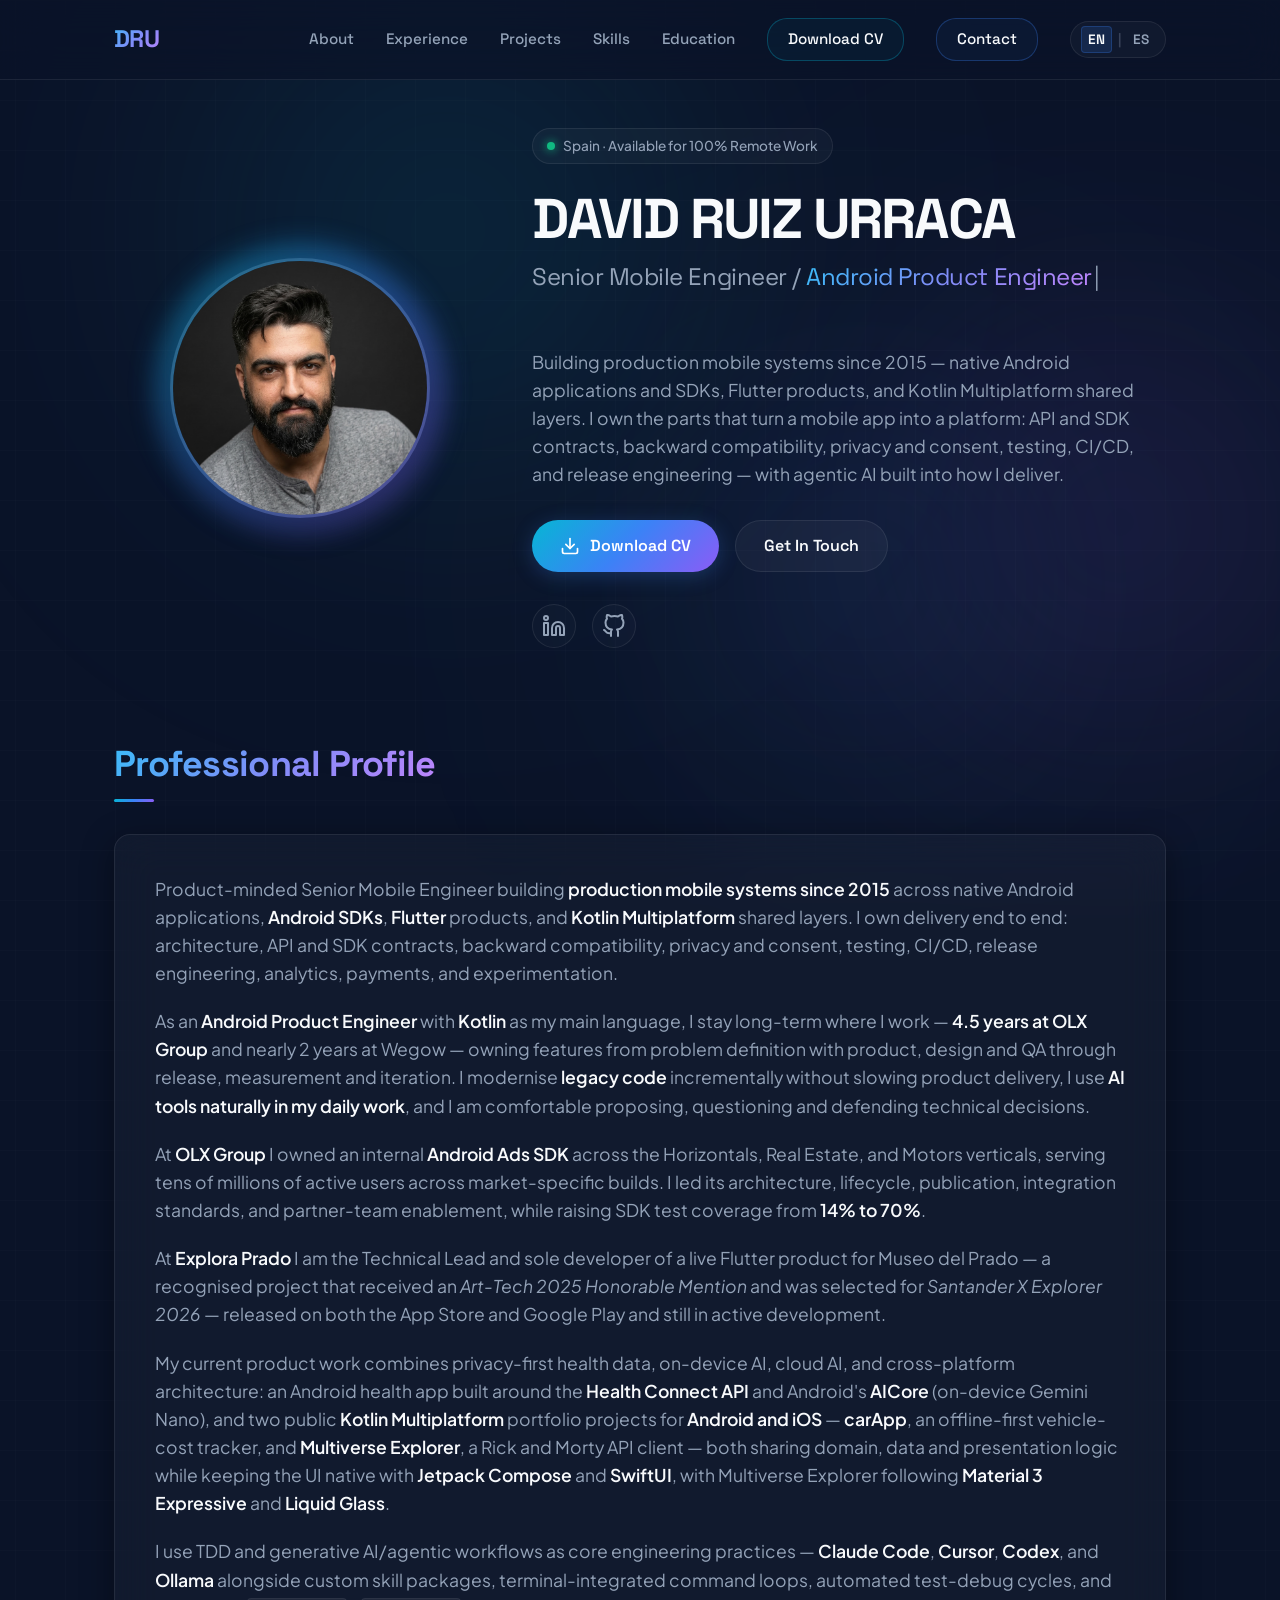
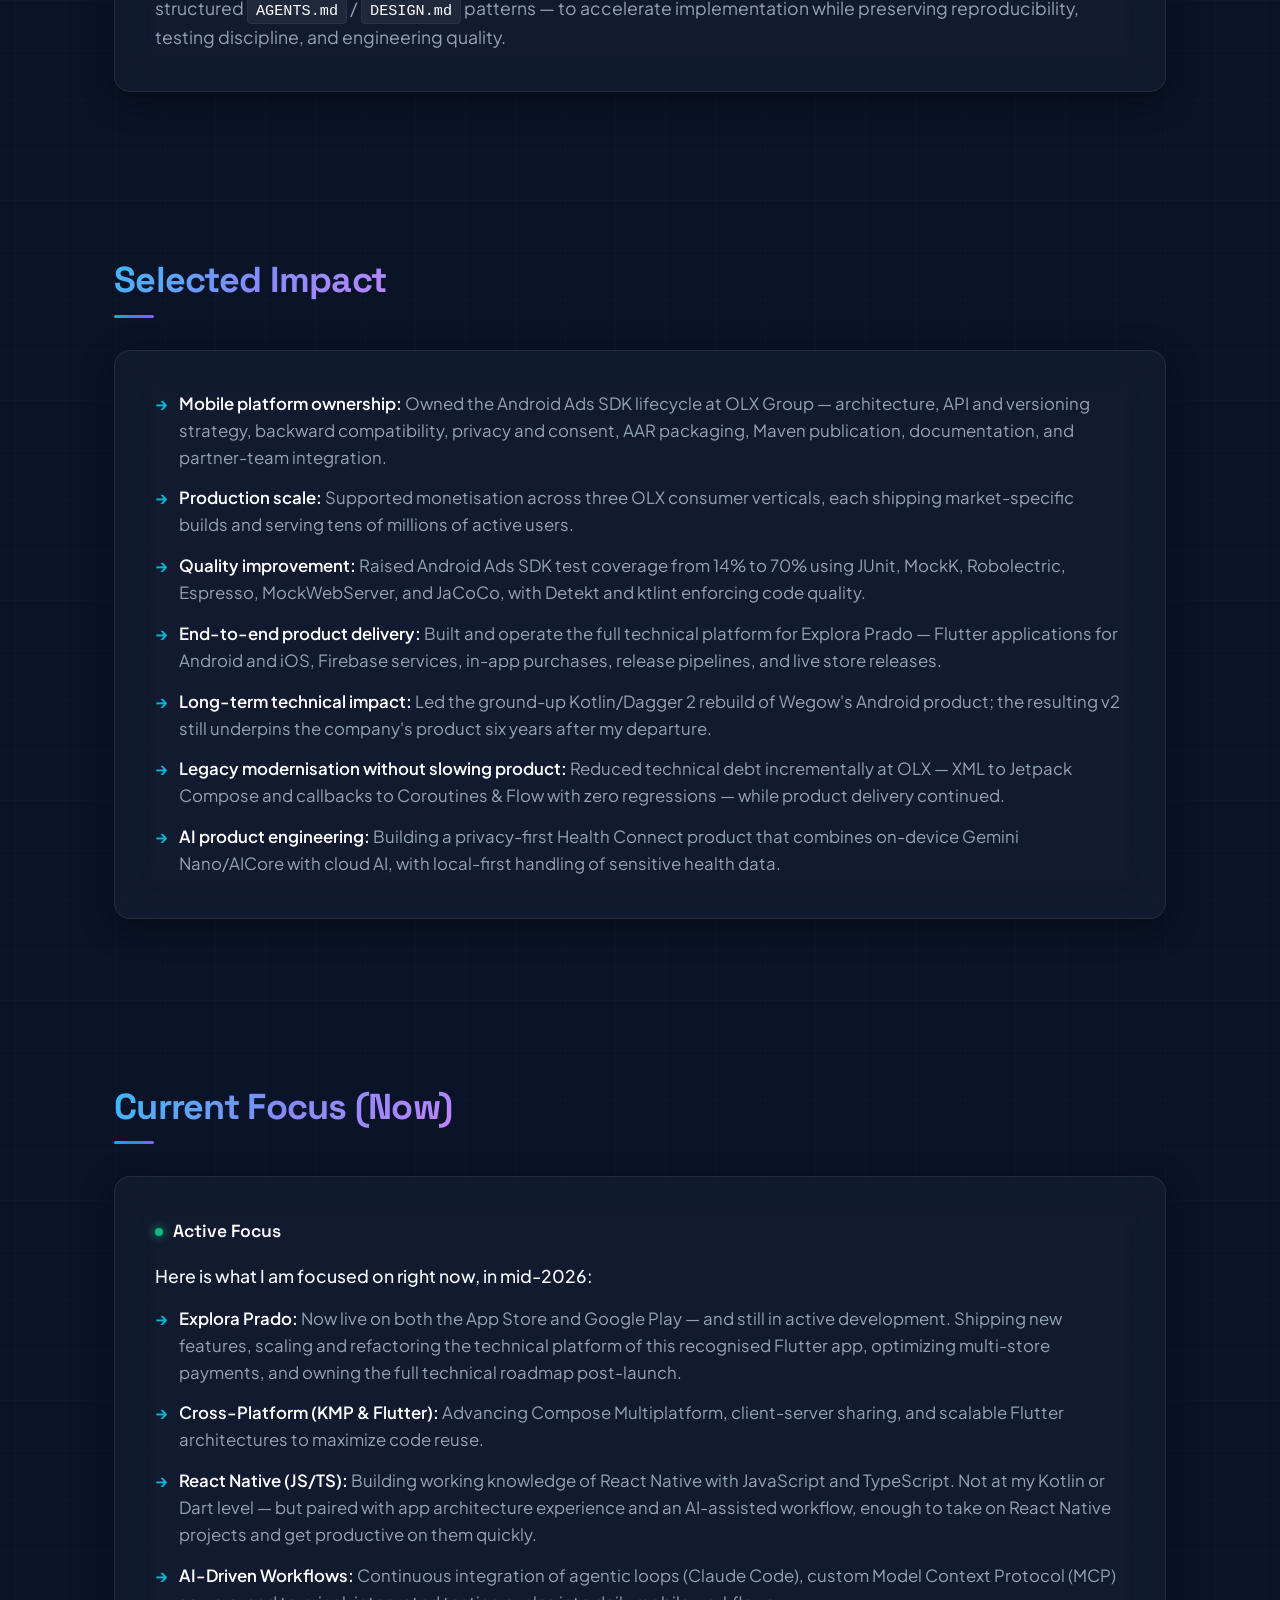
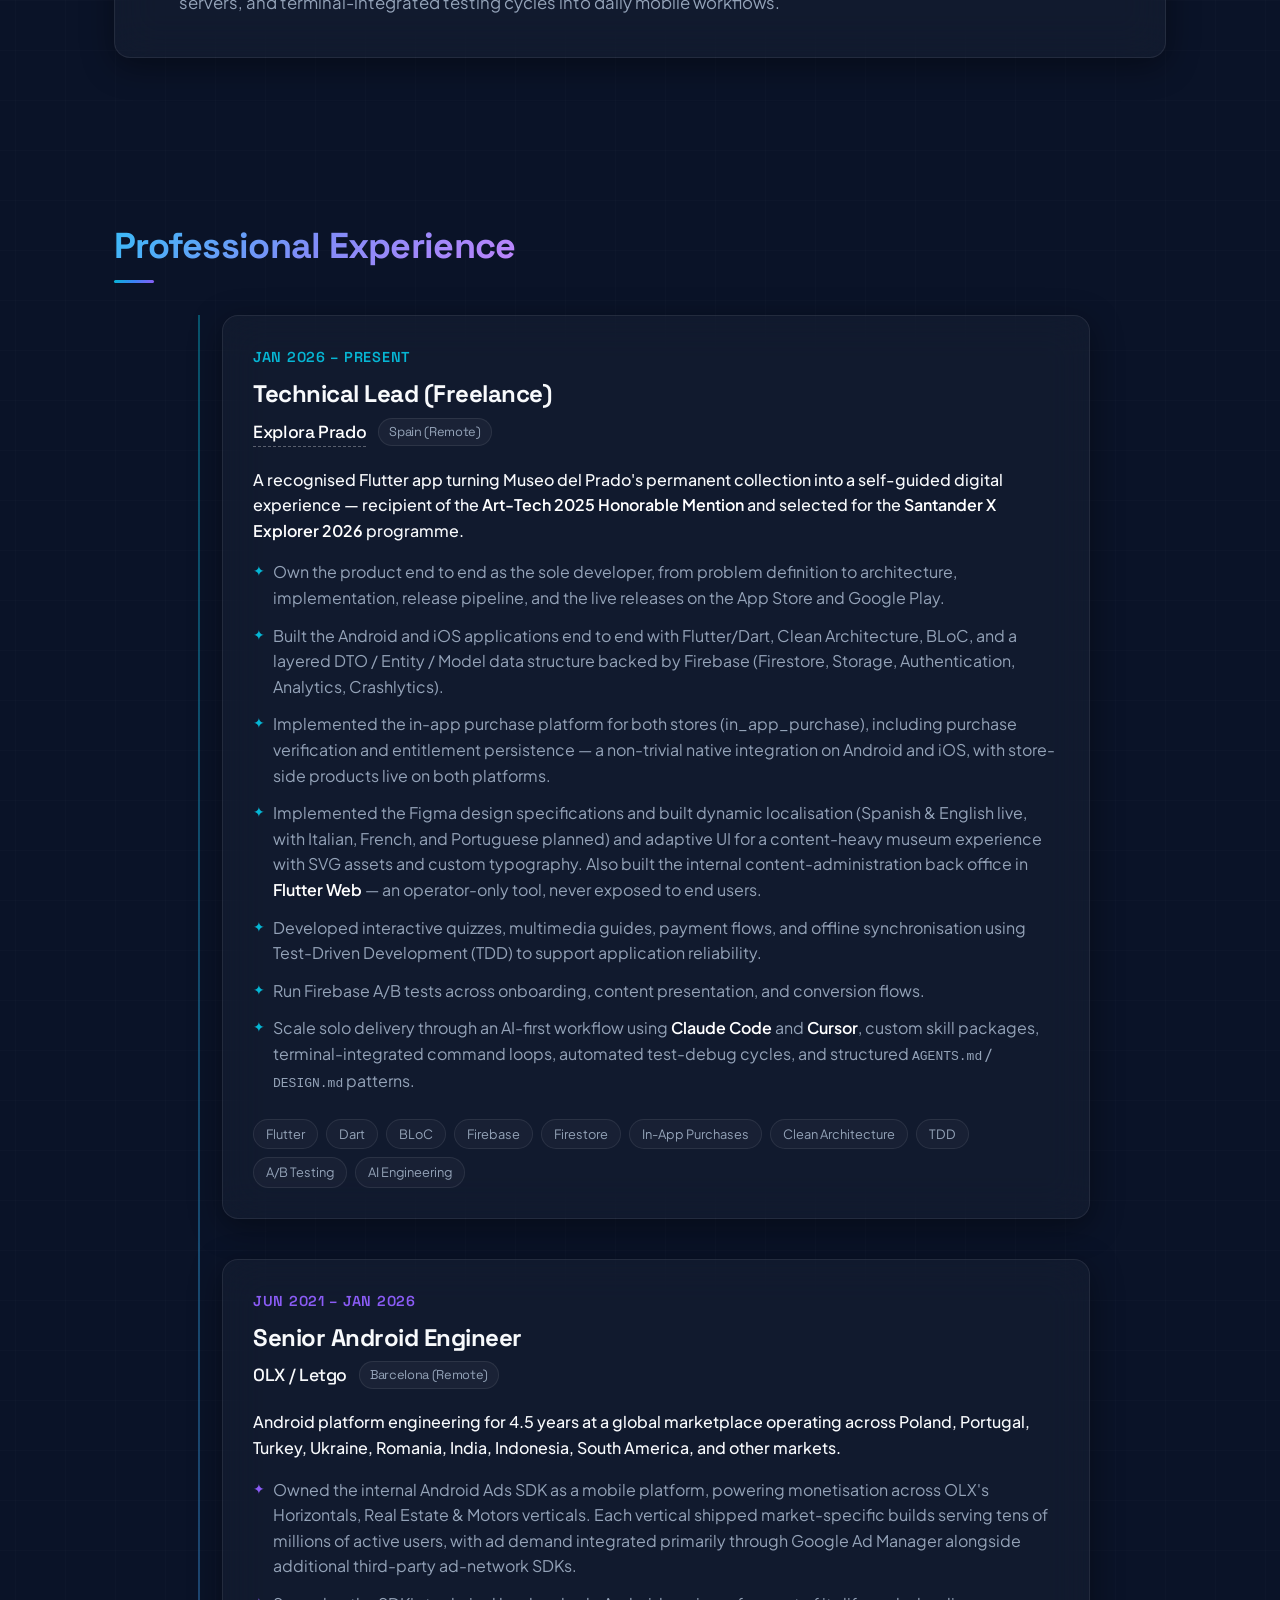
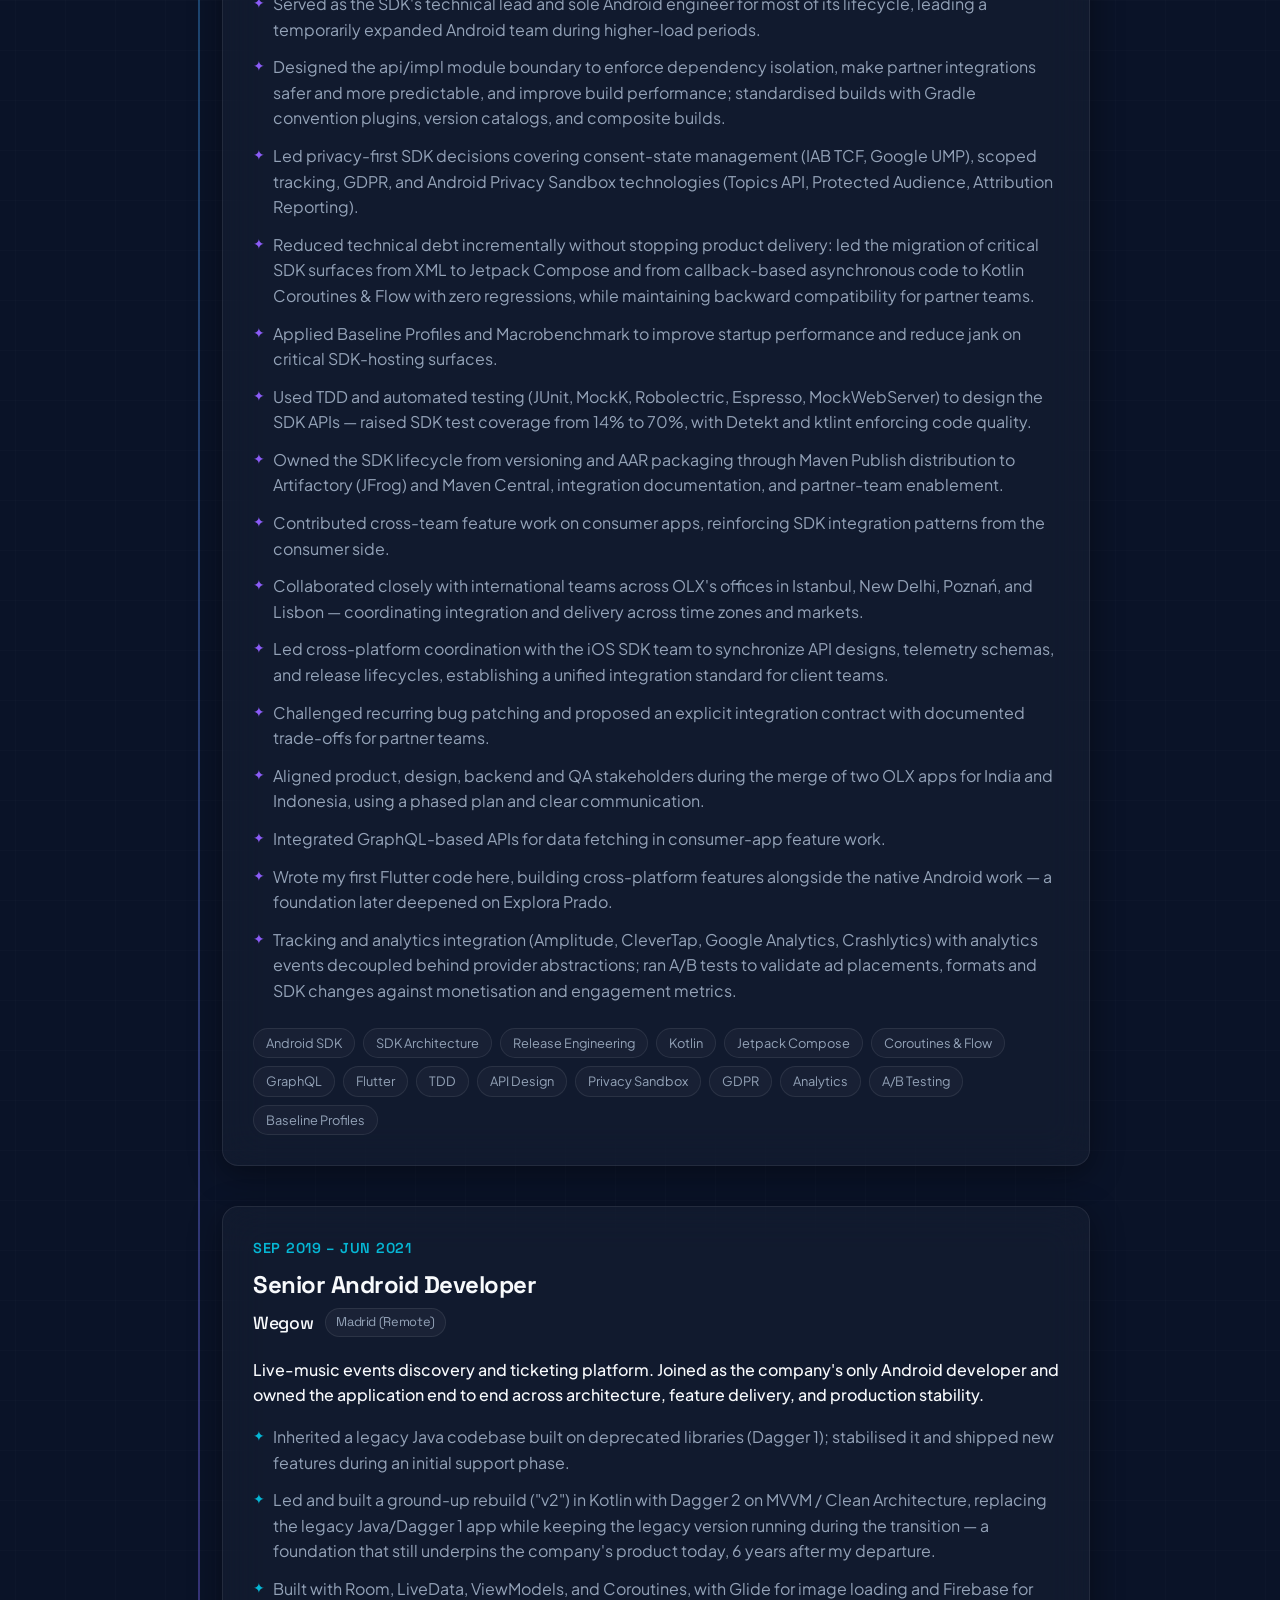
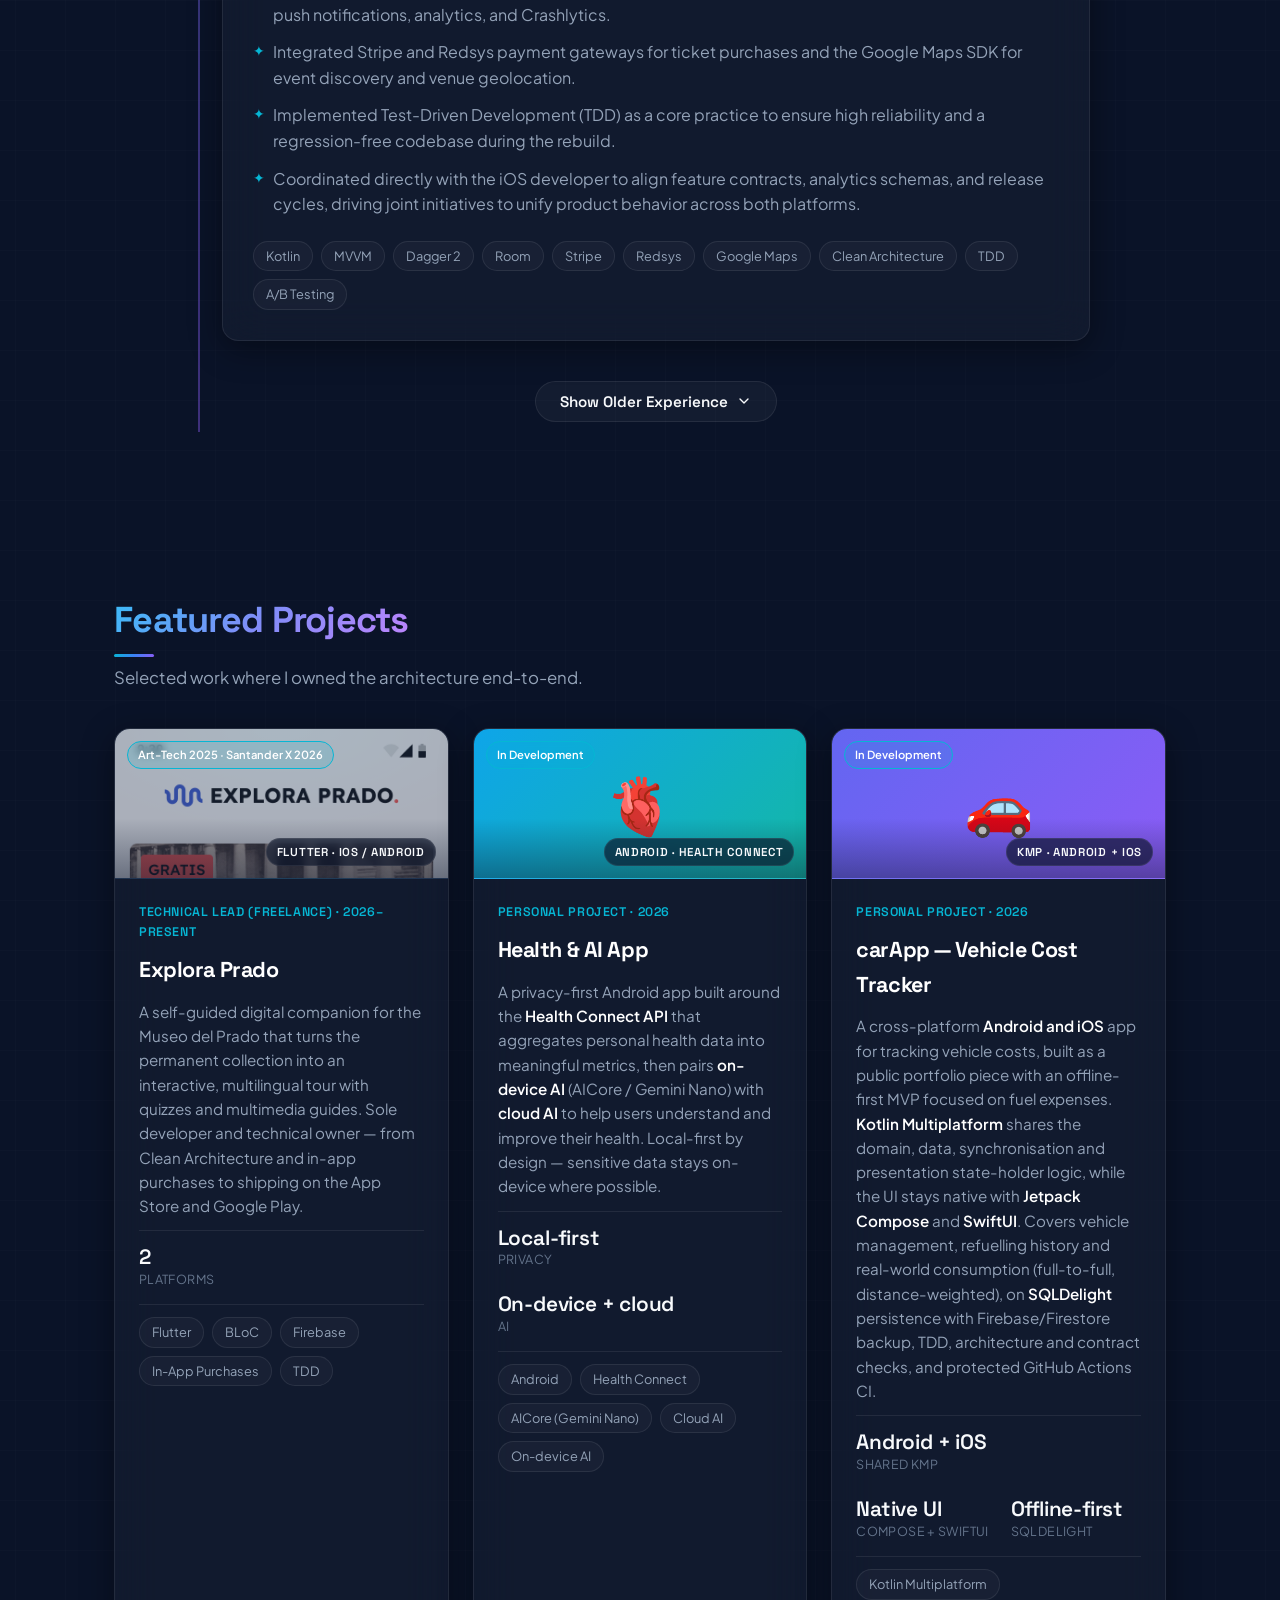
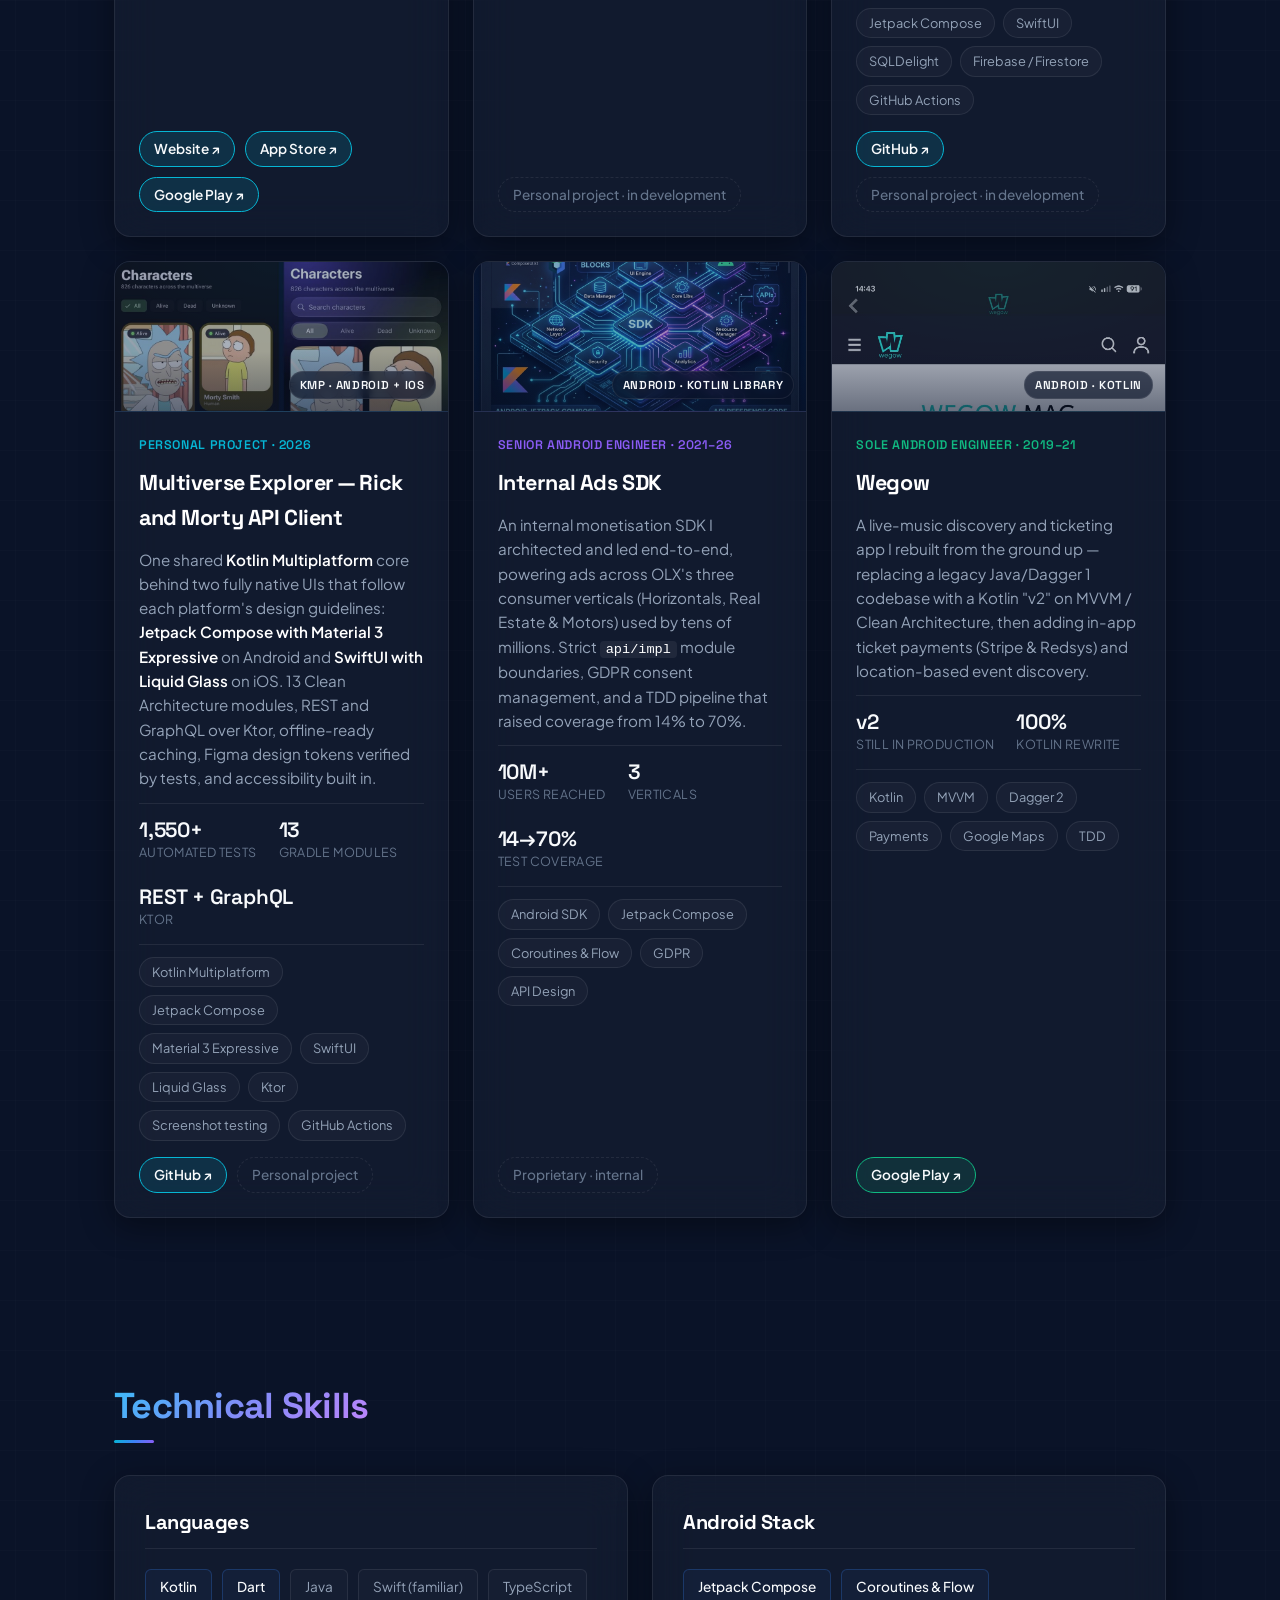
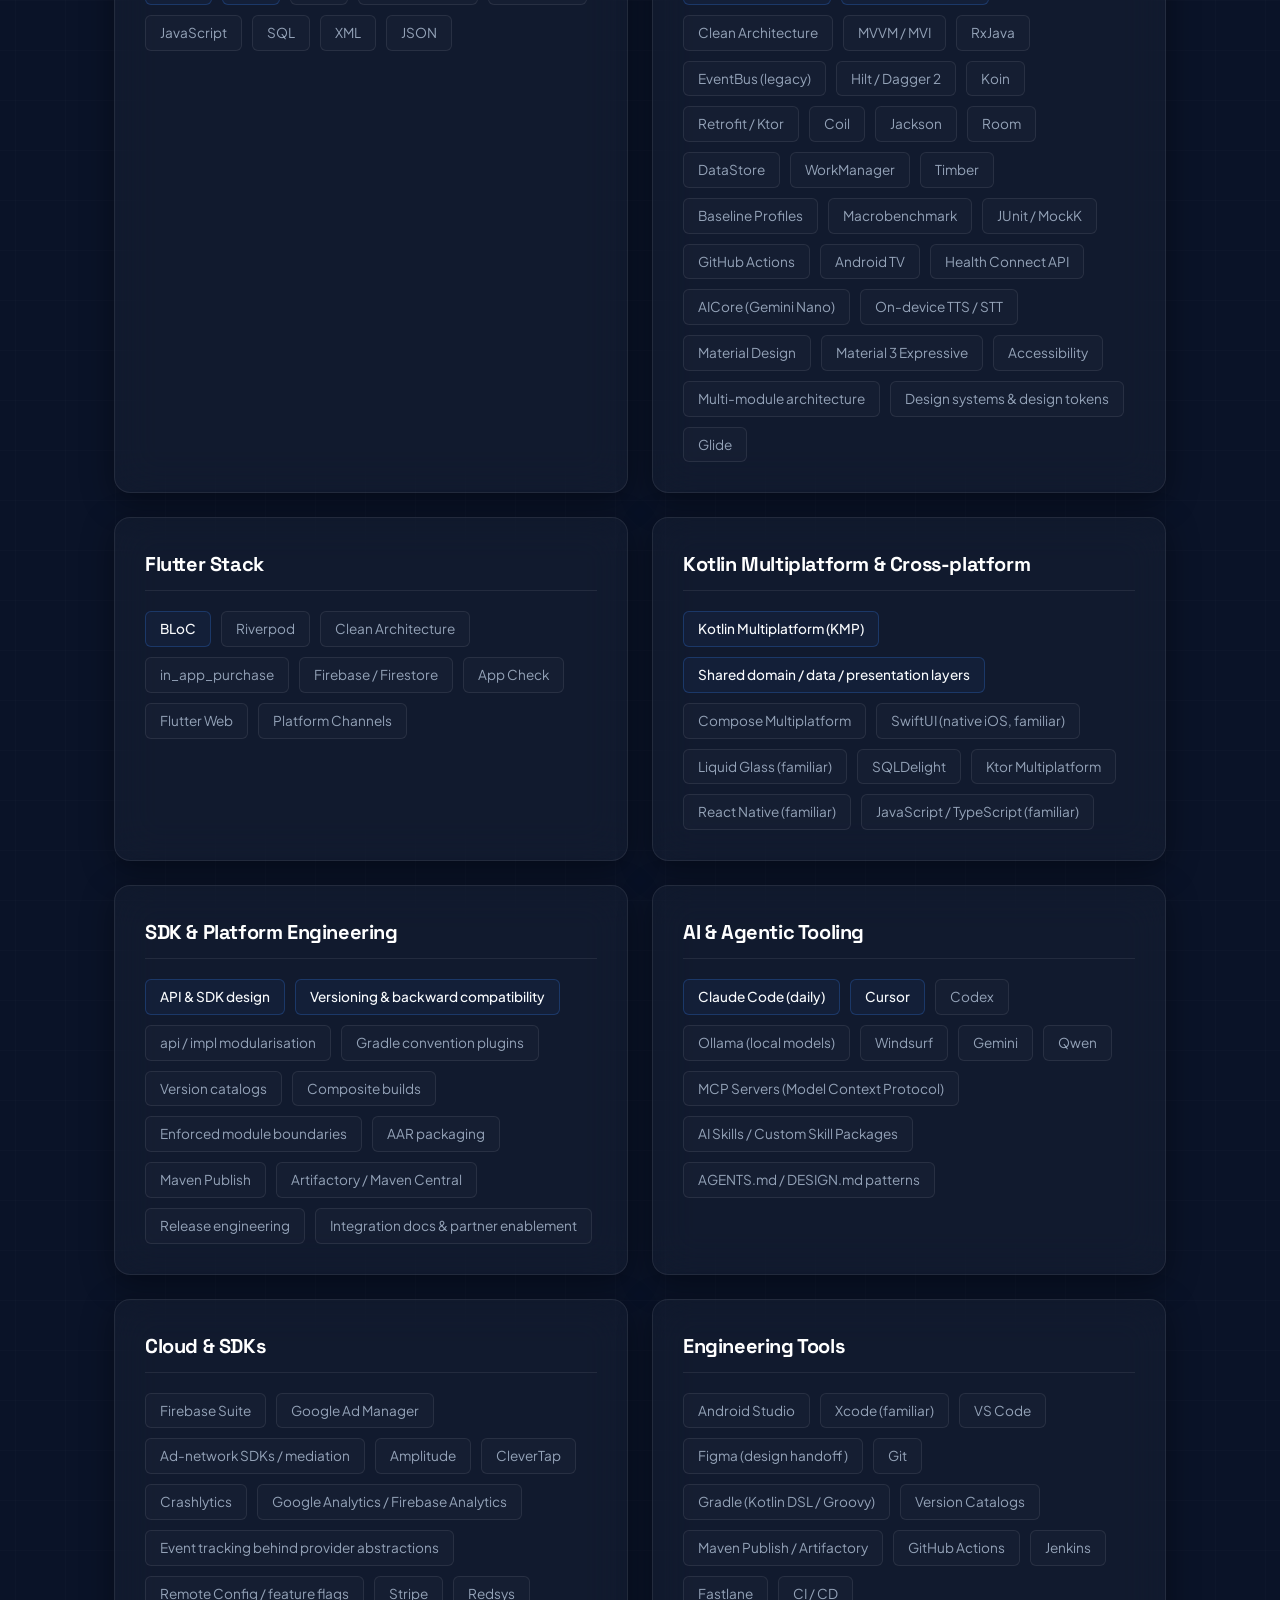
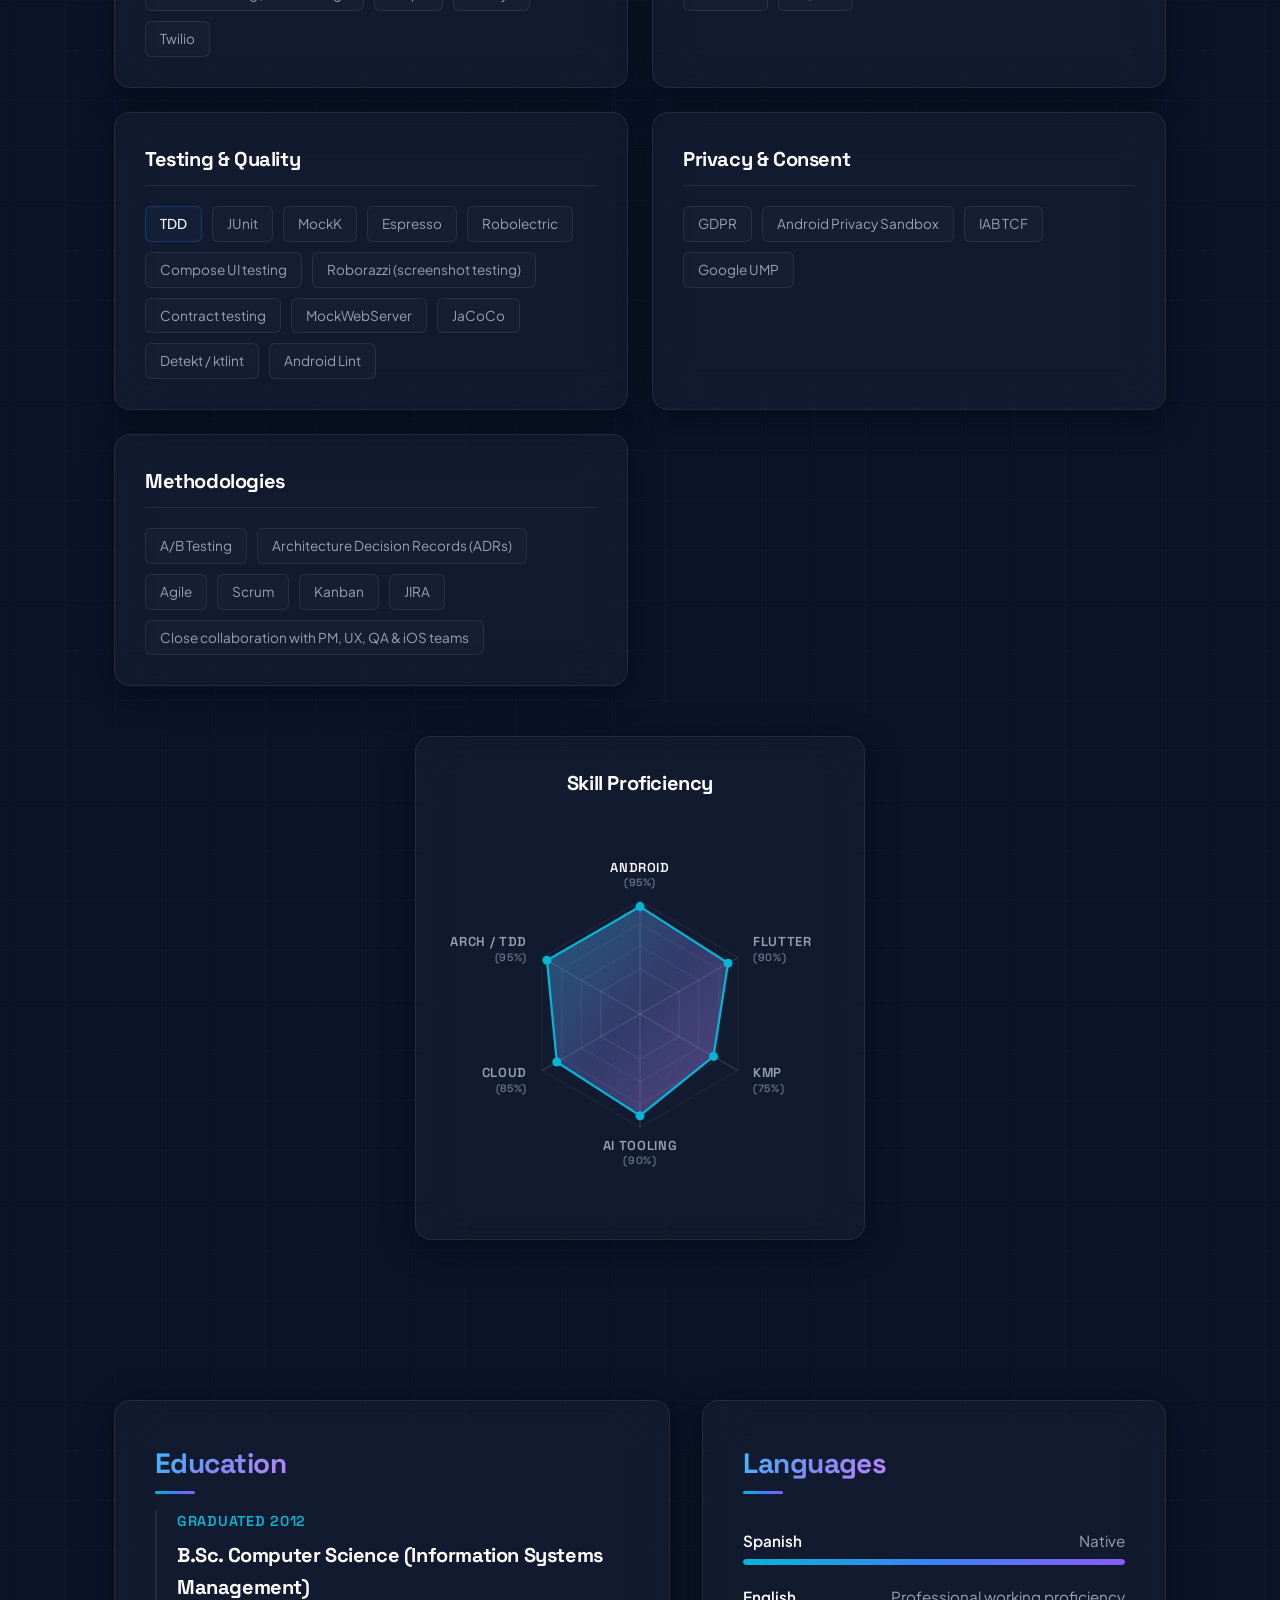
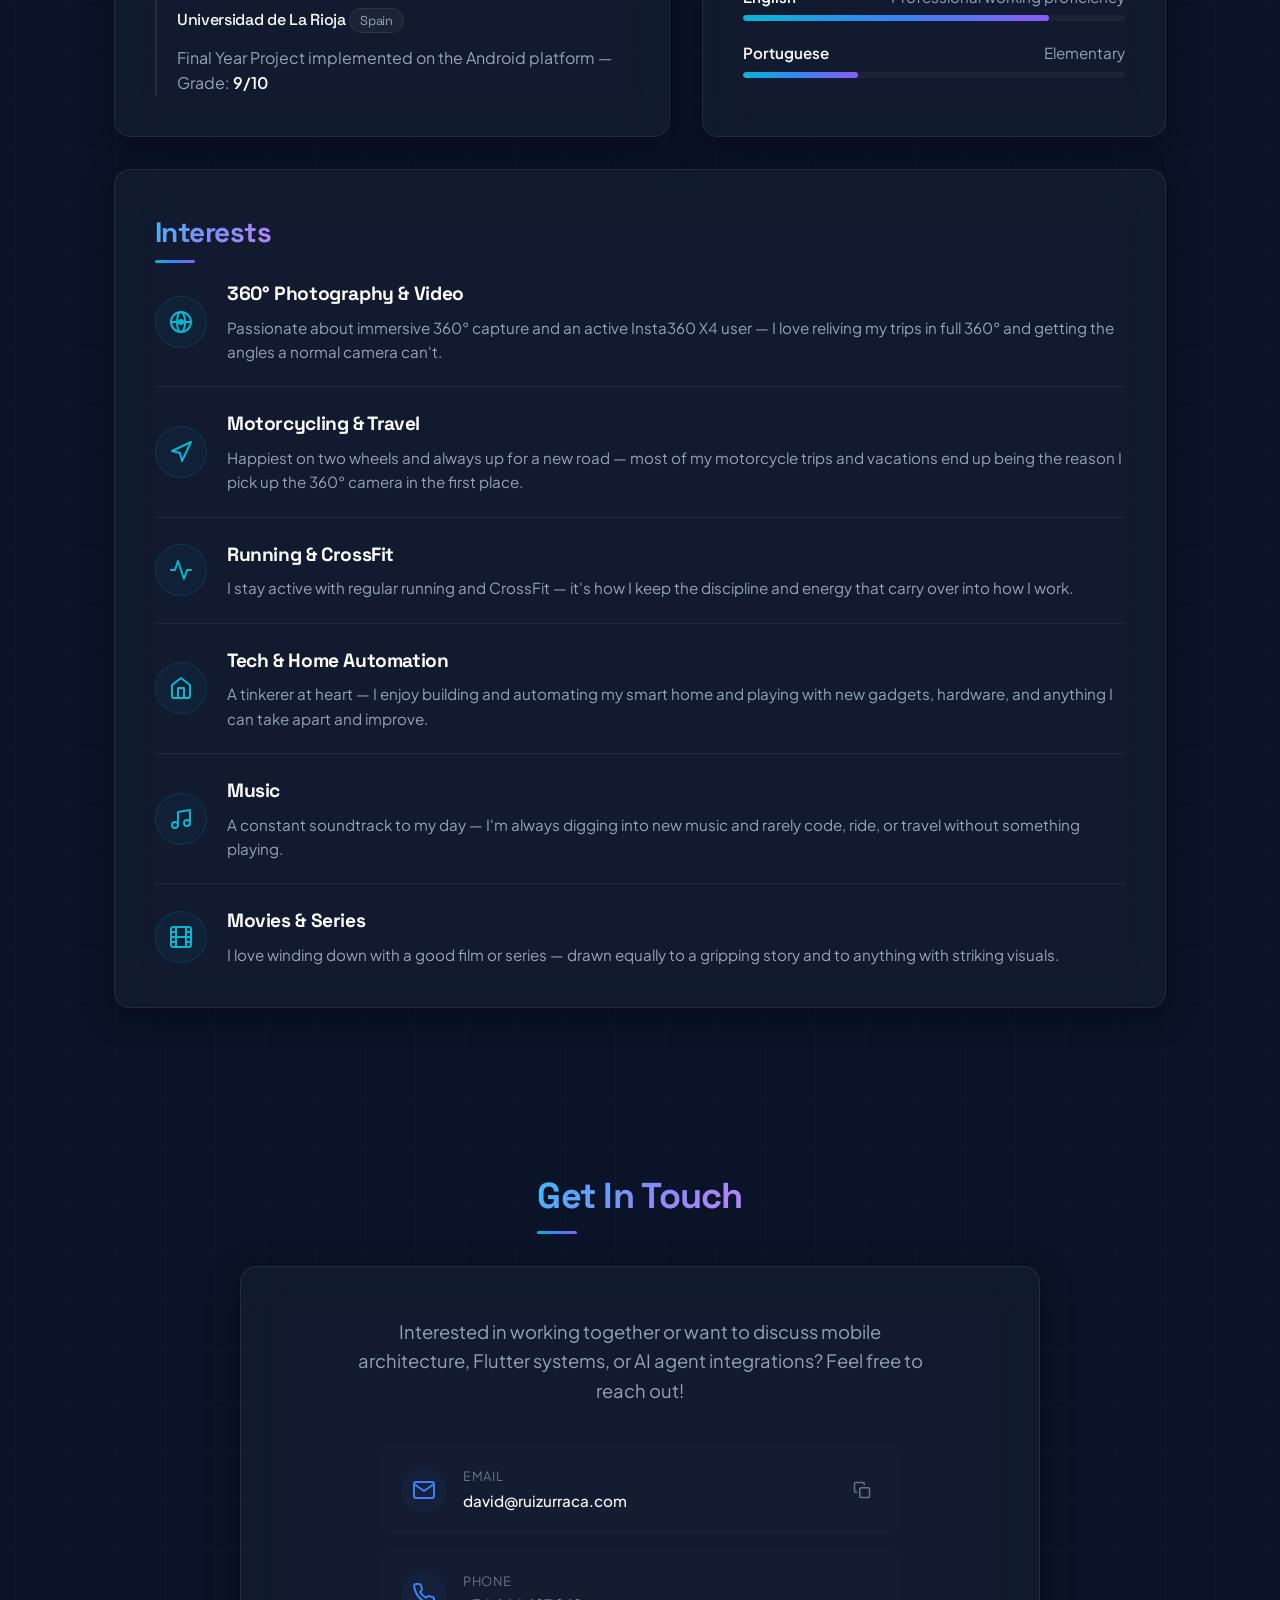
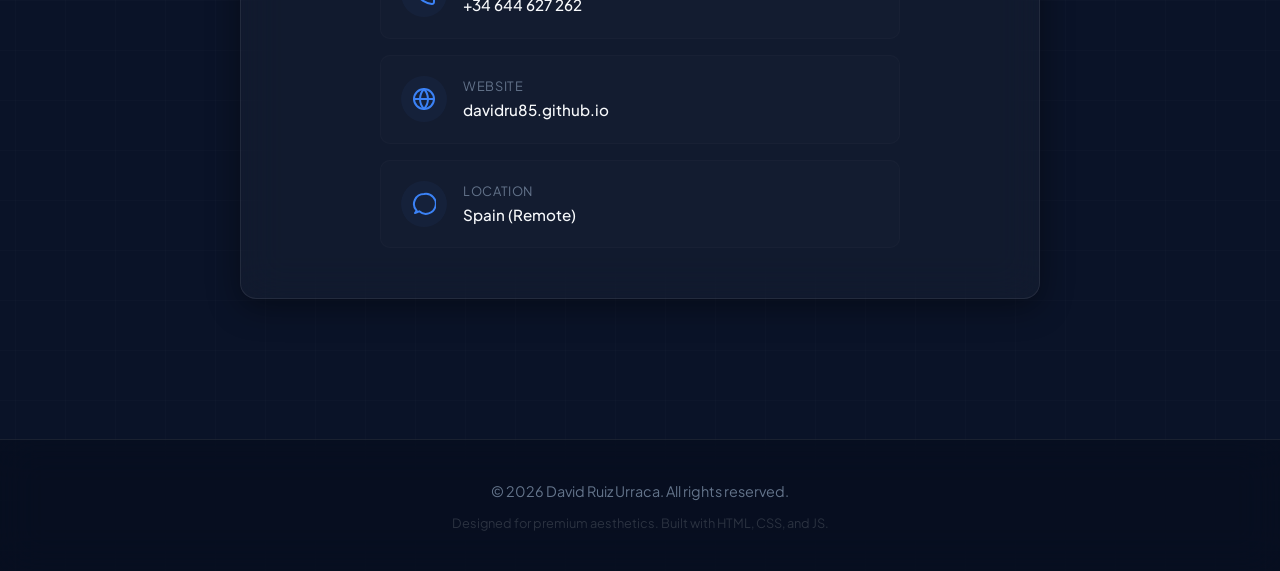
<file: index.html>
<!DOCTYPE html>
<html lang="en">
<head>
  <meta charset="UTF-8"/>
  <meta name="viewport" content="width=device-width, initial-scale=1.0"/>
  <meta name="theme-color" content="#0A1328"/>
  <meta name="color-scheme" content="dark"/>
  
  <!-- SEO Meta Tags -->
  <title>David Ruiz Urraca | Senior Mobile Engineer — SDK &amp; Platform Architecture</title>
  <meta name="description" content="Portfolio and CV of David Ruiz Urraca, Senior Mobile Engineer building production mobile systems since 2015: native Android applications and SDKs, Flutter products, and Kotlin Multiplatform shared layers — from API contracts to release engineering."/>
  <meta name="keywords" content="David Ruiz Urraca, Senior Mobile Engineer, Mobile Platform Engineer, Android SDK, SDK Architecture, API Design, Release Engineering, Android Developer, Flutter Developer, Kotlin Multiplatform, KMP, Jetpack Compose, Mobile Architect"/>
  <meta name="author" content="David Ruiz Urraca"/>
  
  <!-- Open Graph / Facebook -->
  <meta property="og:type" content="website"/>
  <meta property="og:url" content="https://davidru85.github.io/"/>
  <meta property="og:title" content="David Ruiz Urraca | Senior Mobile Engineer — SDK &amp; Platform Architecture"/>
  <meta property="og:description" content="Production mobile systems since 2015 — Android applications and SDKs, Flutter, and Kotlin Multiplatform. Platform ownership from API contracts to release engineering."/>
  <meta property="og:image" content="https://davidru85.github.io/assets/og/og_image.png"/>

  <!-- Twitter -->
  <meta property="twitter:card" content="summary_large_image"/>
  <meta property="twitter:url" content="https://davidru85.github.io/"/>
  <meta property="twitter:title" content="David Ruiz Urraca | Senior Mobile Engineer — SDK &amp; Platform Architecture"/>
  <meta property="twitter:description" content="Production mobile systems since 2015 — Android applications and SDKs, Flutter, and Kotlin Multiplatform."/>
  <meta property="twitter:image" content="https://davidru85.github.io/assets/og/og_image.png"/>

  <!-- Canonical + Favicon -->
  <link rel="canonical" href="https://davidru85.github.io/"/>
  <link rel="icon" href="data:image/svg+xml,%3Csvg xmlns='http://www.w3.org/2000/svg' viewBox='0 0 100 100'%3E%3Cdefs%3E%3ClinearGradient id='g' x1='0' y1='0' x2='1' y2='1'%3E%3Cstop offset='0' stop-color='%2338BDF8'/%3E%3Cstop offset='0.5' stop-color='%23818CF8'/%3E%3Cstop offset='1' stop-color='%23C084FC'/%3E%3C/linearGradient%3E%3C/defs%3E%3Crect width='100' height='100' rx='22' fill='%230A1328'/%3E%3Ctext x='50' y='68' font-family='Space Grotesk, Arial, sans-serif' font-size='44' font-weight='700' text-anchor='middle' fill='url(%23g)'%3EDRU%3C/text%3E%3C/svg%3E"/>

  <!-- Fonts -->
  <link rel="preconnect" href="https://fonts.googleapis.com"/>
  <link rel="preconnect" href="https://fonts.gstatic.com" crossorigin/>
  <link href="https://fonts.googleapis.com/css2?family=Space+Grotesk:wght@300..700&amp;family=Plus+Jakarta+Sans:wght@300..700&amp;display=swap" rel="stylesheet"/>
  
  <!-- Main Stylesheet -->
  <link rel="stylesheet" href="style.css"/>

  <!-- Structured Data (Person) -->
  <script type="application/ld+json">
  {
    "@context": "https://schema.org",
    "@type": "Person",
    "name": "David Ruiz Urraca",
    "givenName": "David",
    "familyName": "Ruiz Urraca",
    "url": "https://davidru85.github.io/",
    "image": "https://davidru85.github.io/profile.png",
    "jobTitle": "Senior Mobile Engineer",
    "description": "Senior Mobile Engineer building production mobile systems since 2015 across native Android applications, Android SDKs, Flutter products, and Kotlin Multiplatform shared layers — owning architecture, API and SDK contracts, privacy and consent, testing, CI/CD, and release engineering.",
    "email": "mailto:david@ruizurraca.com",
    "telephone": "+34 644 627 262",
    "address": {
      "@type": "PostalAddress",
      "addressCountry": "ES"
    },
    "knowsLanguage": ["es", "en", "pt"],
    "knowsAbout": [
      "Mobile Platform Engineering", "SDK Architecture", "Android SDK Development", "API Design", "Backward Compatibility", "Release Engineering", "Maven Publish", "Gradle Convention Plugins",
      "Android", "Kotlin", "Jetpack Compose", "Flutter", "Dart",
      "Kotlin Multiplatform", "Compose Multiplatform", "SwiftUI", "Swift", "iOS", "Liquid Glass", "Ktor Multiplatform", "SQLDelight", "React Native", "JavaScript", "TypeScript",
      "BLoC", "Riverpod", "Clean Architecture", "MVVM", "MVI", "Coroutines", "Flow",
      "Jetpack Hilt", "Dagger 2", "Retrofit", "Ktor", "GraphQL", "Room", "WorkManager",
      "Android TV", "Health Connect API", "AICore", "Gemini Nano", "On-device AI", "Cloud AI", "On-device TTS", "On-device STT", "Material Design", "Material 3 Expressive", "Accessibility",
      "Baseline Profiles", "Macrobenchmark", "App Startup Optimization",
      "Test-Driven Development", "Screenshot Testing", "API Design", "Privacy Sandbox", "GDPR",
      "Firebase", "Firestore", "App Check", "In-App Purchases", "Flutter Web",
      "Claude Code", "Cursor", "Ollama", "Model Context Protocol",
      "GitHub Actions", "Gradle", "CI/CD"
    ],
    "alumniOf": {
      "@type": "CollegeOrUniversity",
      "name": "Universidad de La Rioja",
      "address": {
        "@type": "PostalAddress",
        "addressCountry": "ES"
      }
    },
    "hasOccupation": {
      "@type": "Occupation",
      "name": "Technical Lead",
      "occupationLocation": {
        "@type": "Country",
        "name": "Spain"
      },
      "skills": [
        "Flutter", "Dart", "BLoC", "Clean Architecture", "Firebase", "Firestore",
        "In-App Purchases", "TDD", "A/B Testing", "AI Engineering"
      ]
    },
    "sameAs": [
      "https://linkedin.com/in/davidru85",
      "https://github.com/davidru85",
      "https://exploraprado.com"
    ]
  }
  </script>
</head>
<body>
  <a href="#main-content" class="skip-link">Skip to content</a>
  
  <!-- Background Animated Gradient Orbs -->
  <div class="bg-orb-container" aria-hidden="true">
    <div class="bg-orb orb-1"></div>
    <div class="bg-orb orb-2"></div>
    <div class="bg-orb orb-3"></div>
  </div>

  <!-- Header Section -->
  <header id="main-header" class="glass-header">
    <div class="header-container">
      <a href="#hero" class="logo" id="header-logo">
        <span class="gradient-text">DRU</span>
      </a>
      <nav id="nav-menu" class="nav-links">
        <a href="#about" class="nav-item">About</a>
        <a href="#experience" class="nav-item">Experience</a>
        <a href="#projects" class="nav-item">Projects</a>
        <a href="#skills" class="nav-item">Skills</a>
        <a href="#education" class="nav-item">Education</a>
        <a href="CV David Ruiz Urraca.pdf" download class="nav-item btn-contact btn-cv">Download CV</a>
        <a href="#contact" class="nav-item btn-contact">Contact</a>
        
        <!-- Language Switcher -->
        <div class="lang-switch-container">
          <a href="index.html" class="lang-switch-btn active" aria-label="Switch to English">EN</a>
          <span class="lang-switch-divider">|</span>
          <a href="es.html" class="lang-switch-btn" aria-label="Cambiar a Español">ES</a>
        </div>
      </nav>
      <button type="button" class="mobile-menu-toggle" id="menu-toggle" aria-label="Toggle Navigation Menu">
        <span class="menu-bar"></span>
        <span class="menu-bar"></span>
        <span class="menu-bar"></span>
      </button>
    </div>
  </header>

  <main class="main-content" id="main-content">
    
    <!-- Hero Section -->
    <section id="hero" class="hero-section">
      <div class="hero-container">
        <div class="hero-avatar-wrapper">
          <div class="avatar-glow"></div>
          <img src="profile.png" alt="David Ruiz Urraca profile picture" class="hero-avatar" id="avatar-img"/>
        </div>
        <div class="hero-text">
          <div class="status-badge">
            <span class="status-dot"></span>
            <span>Spain · Available for 100% Remote Work</span>
          </div>
          <h1 id="hero-title">DAVID RUIZ URRACA</h1>
          <h2 class="hero-subtitle">
            Senior Mobile Engineer / <span id="typing-text" class="gradient-text">Android Developer</span><span class="cursor">|</span>
          </h2>
          <p class="hero-lead">
            Building production mobile systems since 2015 — native Android applications and SDKs, Flutter products, and Kotlin Multiplatform shared layers. I own the parts that turn a mobile app into a platform: API and SDK contracts, backward compatibility, privacy and consent, testing, CI/CD, and release engineering — with agentic AI built into how I deliver.
          </p>
          <div class="hero-actions">
            <a href="CV David Ruiz Urraca.pdf" download class="btn btn-primary" id="btn-download-pdf">
              <svg width="20" height="20" viewBox="0 0 24 24" fill="none" stroke="currentColor" stroke-width="2" stroke-linecap="round" stroke-linejoin="round" aria-hidden="true">
                <path d="M21 15v4a2 2 0 0 1-2 2H5a2 2 0 0 1-2-2v-4"></path>
                <polyline points="7 10 12 15 17 10"></polyline>
                <line x1="12" y1="15" x2="12" y2="3"></line>
              </svg>
              <span>Download CV</span>
            </a>
            <a href="#contact" class="btn btn-secondary" id="btn-hero-contact">Get In Touch</a>
          </div>
          <div class="social-links">
            <a href="https://linkedin.com/in/davidru85" target="_blank" rel="noopener noreferrer" aria-label="LinkedIn Profile">
              <svg width="24" height="24" viewBox="0 0 24 24" fill="none" stroke="currentColor" stroke-width="2" stroke-linecap="round" stroke-linejoin="round">
                <path d="M16 8a6 6 0 0 1 6 6v7h-4v-7a2 2 0 0 0-2-2 2 2 0 0 0-2 2v7h-4v-7a6 6 0 0 1 6-6z"></path>
                <rect x="2" y="9" width="4" height="12"></rect>
                <circle cx="4" cy="4" r="2"></circle>
              </svg>
            </a>
            <a href="https://github.com/davidru85" target="_blank" rel="noopener noreferrer" aria-label="GitHub Profile">
              <svg width="24" height="24" viewBox="0 0 24 24" fill="none" stroke="currentColor" stroke-width="2" stroke-linecap="round" stroke-linejoin="round">
                <path d="M9 19c-5 1.5-5-2.5-7-3m14 6v-3.87a3.37 3.37 0 0 0-.94-2.61c3.14-.35 6.44-1.54 6.44-7A5.44 5.44 0 0 0 20 4.77 5.07 5.07 0 0 0 19.91 1S18.73.65 16 2.48a13.38 13.38 0 0 0-7 0C6.27.65 5.09 1 5.09 1A5.07 5.07 0 0 0 5 4.77a5.44 5.44 0 0 0-1.5 3.78c0 5.42 3.3 6.61 6.44 7A3.37 3.37 0 0 0 9 18.13V22"></path>
              </svg>
            </a>
          </div>
        </div>
      </div>
    </section>

    <!-- About Section -->
    <section id="about" class="section-container scroll-offset">
      <h2 class="section-title"><span class="gradient-text">Professional Profile</span></h2>
      <div class="glass-card spotlight-card" id="about-card">
        <div class="profile-highlight">
          <p>
            Product-minded Senior Mobile Engineer building <strong>production mobile systems since 2015</strong> across native Android applications, <strong>Android SDKs</strong>, <strong>Flutter</strong> products, and <strong>Kotlin Multiplatform</strong> shared layers. I own delivery end to end: architecture, API and SDK contracts, backward compatibility, privacy and consent, testing, CI/CD, release engineering, analytics, payments, and experimentation.
          </p>
          <p>
            As an <strong>Android Product Engineer</strong> with <strong>Kotlin</strong> as my main language, I stay long-term where I work — <strong>4.5 years at OLX Group</strong> and nearly 2 years at Wegow — owning features from problem definition with product, design and QA through release, measurement and iteration. I modernise <strong>legacy code</strong> incrementally without slowing product delivery, I use <strong>AI tools naturally in my daily work</strong>, and I am comfortable proposing, questioning and defending technical decisions.
          </p>
          <p>
            At <strong>OLX Group</strong> I owned an internal <strong>Android Ads SDK</strong> across the Horizontals, Real Estate, and Motors verticals, serving tens of millions of active users across market-specific builds. I led its architecture, lifecycle, publication, integration standards, and partner-team enablement, while raising SDK test coverage from <strong>14% to 70%</strong>.
          </p>
          <p>
            At <strong>Explora Prado</strong> I am the Technical Lead and sole developer of a live Flutter product for Museo del Prado — a recognised project that received an <em>Art-Tech 2025 Honorable Mention</em> and was selected for <em>Santander X Explorer 2026</em> — released on both the App Store and Google Play and still in active development.
          </p>
          <p>
            My current product work combines privacy-first health data, on-device AI, cloud AI, and cross-platform architecture: an Android health app built around the <strong>Health Connect API</strong> and Android's <strong>AICore</strong> (on-device Gemini Nano), and two public <strong>Kotlin Multiplatform</strong> portfolio projects for <strong>Android and iOS</strong> — <strong>carApp</strong>, an offline-first vehicle-cost tracker, and <strong>Multiverse Explorer</strong>, a Rick and Morty API client — both sharing domain, data and presentation logic while keeping the UI native with <strong>Jetpack Compose</strong> and <strong>SwiftUI</strong>, with Multiverse Explorer following <strong>Material 3 Expressive</strong> and <strong>Liquid Glass</strong>.
          </p>
          <p>
            I use TDD and generative AI/agentic workflows as core engineering practices — <strong>Claude Code</strong>, <strong>Cursor</strong>, <strong>Codex</strong>, and <strong>Ollama</strong> alongside custom skill packages, terminal-integrated command loops, automated test-debug cycles, and structured <code>AGENTS.md</code> / <code>DESIGN.md</code> patterns — to accelerate implementation while preserving reproducibility, testing discipline, and engineering quality.
          </p>
        </div>
      </div>
    </section>

    <!-- Selected Impact Section -->
    <section id="impact" class="section-container scroll-offset">
      <h2 class="section-title"><span class="gradient-text">Selected Impact</span></h2>
      <div class="glass-card spotlight-card impact-card">
        <ul class="now-list">
          <li><strong>Mobile platform ownership:</strong> Owned the Android Ads SDK lifecycle at OLX Group — architecture, API and versioning strategy, backward compatibility, privacy and consent, AAR packaging, Maven publication, documentation, and partner-team integration.</li>
          <li><strong>Production scale:</strong> Supported monetisation across three OLX consumer verticals, each shipping market-specific builds and serving tens of millions of active users.</li>
          <li><strong>Quality improvement:</strong> Raised Android Ads SDK test coverage from 14% to 70% using JUnit, MockK, Robolectric, Espresso, MockWebServer, and JaCoCo, with Detekt and ktlint enforcing code quality.</li>
          <li><strong>End-to-end product delivery:</strong> Built and operate the full technical platform for Explora Prado — Flutter applications for Android and iOS, Firebase services, in-app purchases, release pipelines, and live store releases.</li>
          <li><strong>Long-term technical impact:</strong> Led the ground-up Kotlin/Dagger 2 rebuild of Wegow's Android product; the resulting v2 still underpins the company's product six years after my departure.</li>
          <li><strong>Legacy modernisation without slowing product:</strong> Reduced technical debt incrementally at OLX — XML to Jetpack Compose and callbacks to Coroutines &amp; Flow with zero regressions — while product delivery continued.</li>
          <li><strong>AI product engineering:</strong> Building a privacy-first Health Connect product that combines on-device Gemini Nano/AICore with cloud AI, with local-first handling of sensitive health data.</li>
        </ul>
      </div>
    </section>

    <!-- Now Section -->
    <section id="now" class="section-container scroll-offset">
      <h2 class="section-title"><span class="gradient-text">Current Focus (Now)</span></h2>
      <div class="glass-card spotlight-card now-card">
        <div class="now-grid">
          <div class="now-status">
            <span class="status-dot"></span>
            <strong>Active Focus</strong>
          </div>
          <p class="now-lead">Here is what I am focused on right now, in mid-2026:</p>
          <ul class="now-list">
            <li>
              <strong>Explora Prado:</strong> Now live on both the App Store and Google Play — and still in active development. Shipping new features, scaling and refactoring the technical platform of this recognised Flutter app, optimizing multi-store payments, and owning the full technical roadmap post-launch.
            </li>
            <li>
              <strong>Cross-Platform (KMP &amp; Flutter):</strong> Advancing Compose Multiplatform, client-server sharing, and scalable Flutter architectures to maximize code reuse.
            </li>
            <li>
              <strong>React Native (JS/TS):</strong> Building working knowledge of React Native with JavaScript and TypeScript. Not at my Kotlin or Dart level — but paired with app architecture experience and an AI-assisted workflow, enough to take on React Native projects and get productive on them quickly.
            </li>
            <li>
              <strong>AI-Driven Workflows:</strong> Continuous integration of agentic loops (Claude Code), custom Model Context Protocol (MCP) servers, and terminal-integrated testing cycles into daily mobile workflows.
            </li>
          </ul>
        </div>
      </div>
    </section>

    <!-- Experience Section -->
    <section id="experience" class="section-container scroll-offset">
      <h2 class="section-title"><span class="gradient-text">Professional Experience</span></h2>
      
      <div class="timeline">
        
        <!-- Experience 1: Explora Prado -->
        <article class="timeline-item glass-card spotlight-card">
          <div class="timeline-header">
            <span class="timeline-duration">Jan 2026 – Present</span>
            <h3 class="role-title">Technical Lead (Freelance)</h3>
            <h4 class="company-name">
              <a href="https://exploraprado.com" target="_blank" rel="noopener noreferrer">Explora Prado</a>
              <span class="location-badge">Spain (Remote)</span>
            </h4>
          </div>
          <div class="timeline-body">
            <p class="role-desc">
              A recognised Flutter app turning Museo del Prado's permanent collection into a self-guided digital experience — recipient of the <strong>Art-Tech 2025 Honorable Mention</strong> and selected for the <strong>Santander X Explorer 2026</strong> programme.
            </p>
            <ul class="role-bullets">
              <li>Own the product end to end as the sole developer, from problem definition to architecture, implementation, release pipeline, and the live releases on the <a href="https://apps.apple.com/app/id6758626429" target="_blank" rel="noopener noreferrer">App Store</a> and <a href="https://play.google.com/store/apps/details?id=com.explora.prado" target="_blank" rel="noopener noreferrer">Google Play</a>.</li>
              <li>Built the Android and iOS applications end to end with Flutter/Dart, Clean Architecture, BLoC, and a layered DTO / Entity / Model data structure backed by Firebase (Firestore, Storage, Authentication, Analytics, Crashlytics).</li>
              <li>Implemented the in-app purchase platform for both stores (in_app_purchase), including purchase verification and entitlement persistence — a non-trivial native integration on Android and iOS, with store-side products live on both platforms.</li>
              <li>Implemented the Figma design specifications and built dynamic localisation (Spanish &amp; English live, with Italian, French, and Portuguese planned) and adaptive UI for a content-heavy museum experience with SVG assets and custom typography. Also built the internal content-administration back office in <strong>Flutter Web</strong> — an operator-only tool, never exposed to end users.</li>
              <li>Developed interactive quizzes, multimedia guides, payment flows, and offline synchronisation using Test-Driven Development (TDD) to support application reliability.</li>
              <li>Run Firebase A/B tests across onboarding, content presentation, and conversion flows.</li>
              <li>Scale solo delivery through an AI-first workflow using <strong>Claude Code</strong> and <strong>Cursor</strong>, custom skill packages, terminal-integrated command loops, automated test-debug cycles, and structured <code>AGENTS.md</code> / <code>DESIGN.md</code> patterns.</li>
            </ul>
            <div class="tech-tags">
              <span>Flutter</span>
              <span>Dart</span>
              <span>BLoC</span>
              <span>Firebase</span>
              <span>Firestore</span>
              <span>In-App Purchases</span>
              <span>Clean Architecture</span>
              <span>TDD</span>
              <span>A/B Testing</span>
              <span>AI Engineering</span>
            </div>
          </div>
        </article>

        <!-- Experience 2: OLX / Letgo -->
        <article class="timeline-item glass-card spotlight-card">
          <div class="timeline-header">
            <span class="timeline-duration">Jun 2021 – Jan 2026</span>
            <h3 class="role-title">Senior Android Engineer</h3>
            <h4 class="company-name">OLX / Letgo <span class="location-badge">Barcelona (Remote)</span></h4>
          </div>
          <div class="timeline-body">
            <p class="role-desc">
              Android platform engineering for 4.5 years at a global marketplace operating across Poland, Portugal, Turkey, Ukraine, Romania, India, Indonesia, South America, and other markets.
            </p>
            <ul class="role-bullets">
              <li>Owned the internal Android Ads SDK as a mobile platform, powering monetisation across OLX's Horizontals, Real Estate &amp; Motors verticals. Each vertical shipped market-specific builds serving tens of millions of active users, with ad demand integrated primarily through Google Ad Manager alongside additional third-party ad-network SDKs.</li>
              <li>Served as the SDK's technical lead and sole Android engineer for most of its lifecycle, leading a temporarily expanded Android team during higher-load periods.</li>
              <li>Designed the api/impl module boundary to enforce dependency isolation, make partner integrations safer and more predictable, and improve build performance; standardised builds with Gradle convention plugins, version catalogs, and composite builds.</li>
              <li>Led privacy-first SDK decisions covering consent-state management (IAB TCF, Google UMP), scoped tracking, GDPR, and Android Privacy Sandbox technologies (Topics API, Protected Audience, Attribution Reporting).</li>
              <li>Reduced technical debt incrementally without stopping product delivery: led the migration of critical SDK surfaces from XML to Jetpack Compose and from callback-based asynchronous code to Kotlin Coroutines &amp; Flow with zero regressions, while maintaining backward compatibility for partner teams.</li>
              <li>Applied Baseline Profiles and Macrobenchmark to improve startup performance and reduce jank on critical SDK-hosting surfaces.</li>
              <li>Used TDD and automated testing (JUnit, MockK, Robolectric, Espresso, MockWebServer) to design the SDK APIs — raised SDK test coverage from 14% to 70%, with Detekt and ktlint enforcing code quality.</li>
              <li>Owned the SDK lifecycle from versioning and AAR packaging through Maven Publish distribution to Artifactory (JFrog) and Maven Central, integration documentation, and partner-team enablement.</li>
              <li>Contributed cross-team feature work on consumer apps, reinforcing SDK integration patterns from the consumer side.</li>
              <li>Collaborated closely with international teams across OLX's offices in Istanbul, New Delhi, Poznań, and Lisbon — coordinating integration and delivery across time zones and markets.</li>
              <li>Led cross-platform coordination with the iOS SDK team to synchronize API designs, telemetry schemas, and release lifecycles, establishing a unified integration standard for client teams.</li>
              <li>Challenged recurring bug patching and proposed an explicit integration contract with documented trade-offs for partner teams.</li>
              <li>Aligned product, design, backend and QA stakeholders during the merge of two OLX apps for India and Indonesia, using a phased plan and clear communication.</li>
              <li>Integrated GraphQL-based APIs for data fetching in consumer-app feature work.</li>
              <li>Wrote my first Flutter code here, building cross-platform features alongside the native Android work — a foundation later deepened on Explora Prado.</li>
              <li>Tracking and analytics integration (Amplitude, CleverTap, Google Analytics, Crashlytics) with analytics events decoupled behind provider abstractions; ran A/B tests to validate ad placements, formats and SDK changes against monetisation and engagement metrics.</li>
            </ul>
            <div class="tech-tags">
              <span>Android SDK</span>
              <span>SDK Architecture</span>
              <span>Release Engineering</span>
              <span>Kotlin</span>
              <span>Jetpack Compose</span>
              <span>Coroutines &amp; Flow</span>
              <span>GraphQL</span>
              <span>Flutter</span>
              <span>TDD</span>
              <span>API Design</span>
              <span>Privacy Sandbox</span>
              <span>GDPR</span>
              <span>Analytics</span>
              <span>A/B Testing</span>
              <span>Baseline Profiles</span>
            </div>
          </div>
        </article>

        <!-- Experience 3: Wegow -->
        <article class="timeline-item glass-card spotlight-card">
          <div class="timeline-header">
            <span class="timeline-duration">Sep 2019 – Jun 2021</span>
            <h3 class="role-title">Senior Android Developer</h3>
            <h4 class="company-name">Wegow <span class="location-badge">Madrid (Remote)</span></h4>
          </div>
          <div class="timeline-body">
            <p class="role-desc">
              Live-music events discovery and ticketing platform. Joined as the company's only Android developer and owned the application end to end across architecture, feature delivery, and production stability.
            </p>
            <ul class="role-bullets">
              <li>Inherited a legacy Java codebase built on deprecated libraries (Dagger 1); stabilised it and shipped new features during an initial support phase.</li>
              <li>Led and built a ground-up rebuild ("v2") in Kotlin with Dagger 2 on MVVM / Clean Architecture, replacing the legacy Java/Dagger 1 app while keeping the legacy version running during the transition — a foundation that still underpins the company's product today, 6 years after my departure.</li>
              <li>Built with Room, LiveData, ViewModels, and Coroutines, with Glide for image loading and Firebase for push notifications, analytics, and Crashlytics.</li>
              <li>Integrated Stripe and Redsys payment gateways for ticket purchases and the Google Maps SDK for event discovery and venue geolocation.</li>
              <li>Implemented Test-Driven Development (TDD) as a core practice to ensure high reliability and a regression-free codebase during the rebuild.</li>
              <li>Coordinated directly with the iOS developer to align feature contracts, analytics schemas, and release cycles, driving joint initiatives to unify product behavior across both platforms.</li>
            </ul>
            <div class="tech-tags">
              <span>Kotlin</span>
              <span>MVVM</span>
              <span>Dagger 2</span>
              <span>Room</span>
              <span>Stripe</span>
              <span>Redsys</span>
              <span>Google Maps</span>
              <span>Clean Architecture</span>
              <span>TDD</span>
              <span>A/B Testing</span>
            </div>
          </div>
        </article>

        <!-- Collapsible Older Experiences Button -->
        <div class="collapse-trigger-container">
          <button type="button" id="toggle-older-exp" class="btn btn-secondary btn-collapse">
            <span>Show Older Experience</span>
            <svg width="16" height="16" viewBox="0 0 24 24" fill="none" stroke="currentColor" stroke-width="2" stroke-linecap="round" stroke-linejoin="round" class="arrow-icon">
              <polyline points="6 9 12 15 18 9"></polyline>
            </svg>
          </button>
        </div>

        <div id="older-experiences" class="collapsed-experience">
          
          <!-- Experience 4: Instantgo -->
          <article class="timeline-item glass-card spotlight-card older-exp-item">
            <div class="timeline-header">
              <span class="timeline-duration">Jul 2018 – Sep 2019</span>
              <h3 class="role-title">Android Developer</h3>
              <h4 class="company-name">Instantgo <span class="location-badge">Madrid (Remote)</span></h4>
            </div>
            <div class="timeline-body">
              <p class="role-desc">
                On-demand services marketplace where independent professionals offered paid sessions at an hourly rate — most delivered online via 1:1 video call, with support for in-person services too. User base concentrated in California, available across many countries.
              </p>
              <ul class="role-bullets">
                <li>Built the Android app from scratch and brought it to feature parity with the existing iOS app.</li>
                <li>Integrated paid 1:1 video calls with Twilio, managing session and connection lifecycle.</li>
                <li>Implemented the in-app payment flow with Stripe for booking paid sessions.</li>
                <li>Integrated the Firebase ecosystem (Authentication, push notifications, analytics, Crashlytics, Realtime Database, Storage, Cloud Functions, and App Distribution for build delivery) with Dagger 2 for dependency injection.</li>
                <li>Sole Android developer — built the app from scratch with full technical autonomy in a fast-paced startup, using Kotlin + MVVM / Clean Architecture with Retrofit, Room, LiveData, and Glide.</li>
              </ul>
              <div class="tech-tags">
                <span>Kotlin</span>
                <span>MVVM</span>
                <span>Clean Architecture</span>
                <span>Dagger 2</span>
                <span>Firebase</span>
                <span>Twilio</span>
                <span>Stripe</span>
                <span>Retrofit</span>
                <span>Room</span>
                <span>A/B Testing</span>
              </div>
            </div>
          </article>

          <!-- Experience 5: Earlier roles (consulting and agency projects) -->
          <article class="timeline-item glass-card spotlight-card older-exp-item">
            <div class="timeline-header">
              <span class="timeline-duration">Sep 2015 – Jul 2018</span>
              <h3 class="role-title">Android Developer</h3>
              <h4 class="company-name">Earlier Roles: Consulting &amp; Agency Projects <span class="location-badge">Madrid</span></h4>
            </div>
            <div class="timeline-body">
              <p class="role-desc">
                Native Android applications delivered for enterprise, banking, retail, transport and public-sector clients through consulting and agency engagements: Telefónica (Movistar TV), UXSmobile (Evo Banco), Mobile One2One (Carrefour, Alsa, Iberostar, Baleària, Meliá) and AvantGarde IT Services (Indra, DGT, Atenzia, Brightstar).
              </p>
              <ul class="role-bullets">
                <li>Android TV for Movistar TV (Telefónica): D-pad navigation and Leanback UI components, ExoPlayer playback and custom JavaScript components, in a Scrum team applying MVP and Kotlin.</li>
                <li>Banking sector (Evo Banco): new modules for the BMI app with Clean Architecture + MVP in Kotlin, secure REST integrations with Retrofit and local persistence with Room, under banking-sector quality and security standards.</li>
                <li>Retail, transport and hospitality clients: features built end to end with MVP / Clean Architecture, primarily in Java while taking my first steps with Kotlin, with REST APIs (Retrofit), offline persistence (Realm) and custom UI designs, adapting to different requirements and codebases per client within an agency delivery model.</li>
                <li>Public-sector and enterprise clients: client-facing Java apps using mainly AsyncTasks, Retrofit, ButterKnife, EventBus, an early version of Dagger and XML-based UIs, contributing across the full feature lifecycle.</li>
                <li>Progressed from Java and AsyncTasks to Kotlin, Clean Architecture and MVP.</li>
              </ul>
              <div class="tech-tags">
                <span>Java</span>
                <span>Kotlin</span>
                <span>XML</span>
                <span>Android TV</span>
                <span>Leanback UI</span>
                <span>ExoPlayer</span>
                <span>MVP</span>
                <span>Clean Architecture</span>
                <span>Retrofit</span>
                <span>Room</span>
                <span>Realm</span>
                <span>AsyncTasks</span>
                <span>ButterKnife</span>
                <span>EventBus</span>
                <span>Dagger</span>
                <span>Scrum</span>
                <span>Enterprise Apps</span>
              </div>
            </div>
          </article>
        </div>

      </div>
    </section>

    <!-- Projects / Apps Section -->
    <!--
      ============================================================
      NOTE (David): the two in-development side projects still use gradient
      placeholder thumbs. To give one a real screenshot, drop an image in
      screenshots/ and replace its <div class="project-thumb">…</div> block with:
        <img src="screenshots/your-app.png" alt="App name" class="project-thumb-img"/>
      Shipped apps (Explora Prado, Wegow) link straight to their live store
      listings — never add download or rating figures unless they are real.
      Per-card accent is set by the project-card--{cyan,purple,green} class.
      ============================================================
    -->
    <section id="projects" class="section-container scroll-offset">
      <h2 class="section-title"><span class="gradient-text">Featured Projects</span></h2>
      <p class="section-lead">Selected work where I owned the architecture end-to-end.</p>
      <div class="projects-grid">

        <!-- Explora Prado -->
        <article class="glass-card spotlight-card project-card project-card--cyan">
          <div class="project-thumb" aria-hidden="true">
            <img src="screenshots/explora_prado.png" alt="Explora Prado App Screen" class="project-thumb-img"/>
            <span class="project-ribbon">Art-Tech 2025 · Santander X 2026</span>
            <span class="project-thumb-platform">Flutter · iOS / Android</span>
          </div>
          <div class="project-body">
            <span class="project-meta">Technical Lead (Freelance) · 2026–present</span>
            <h3 class="project-title">Explora Prado</h3>
            <p class="project-desc">
              A self-guided digital companion for the Museo del Prado that turns the permanent collection into an
              interactive, multilingual tour with quizzes and multimedia guides. Sole developer and technical
              owner — from Clean Architecture and in-app purchases to shipping on the App Store and Google Play.
            </p>
            <div class="project-metrics">
              <span class="project-metric"><strong>2</strong>platforms</span>
            </div>
            <div class="tech-tags">
              <span>Flutter</span>
              <span>BLoC</span>
              <span>Firebase</span>
              <span>In-App Purchases</span>
              <span>TDD</span>
            </div>
            <div class="project-links">
              <a href="https://exploraprado.com" target="_blank" rel="noopener noreferrer" class="project-link">Website ↗</a>
              <a href="https://apps.apple.com/app/id6758626429" target="_blank" rel="noopener noreferrer" class="project-link">App Store ↗</a>
              <a href="https://play.google.com/store/apps/details?id=com.explora.prado" target="_blank" rel="noopener noreferrer" class="project-link" title="Android app on Google Play">Google Play ↗</a>
            </div>
          </div>
        </article>

        <!-- Personal Health App -->
        <article class="glass-card spotlight-card project-card project-card--cyan">
          <div class="project-thumb project-thumb--placeholder" aria-hidden="true" style="background:linear-gradient(135deg,#0ea5e9,#14b8a6);display:flex;align-items:center;justify-content:center;font-size:3.5rem;">
            🫀
            <span class="project-ribbon">In Development</span>
            <span class="project-thumb-platform">Android · Health Connect</span>
          </div>
          <div class="project-body">
            <span class="project-meta">Personal Project · 2026</span>
            <h3 class="project-title">Health &amp; AI App</h3>
            <p class="project-desc">
              A privacy-first Android app built around the <strong>Health Connect API</strong> that aggregates personal
              health data into meaningful metrics, then pairs <strong>on-device AI</strong> (AICore / Gemini Nano) with
              <strong>cloud AI</strong> to help users understand and improve their health. Local-first by design — sensitive
              data stays on-device where possible.
            </p>
            <div class="project-metrics">
              <span class="project-metric"><strong>Local-first</strong>privacy</span>
              <span class="project-metric"><strong>On-device + cloud</strong>AI</span>
            </div>
            <div class="tech-tags">
              <span>Android</span>
              <span>Health Connect</span>
              <span>AICore (Gemini Nano)</span>
              <span>Cloud AI</span>
              <span>On-device AI</span>
            </div>
            <div class="project-links">
              <span class="project-link project-link--note">Personal project · in development</span>
            </div>
          </div>
        </article>

        <!-- carApp (KMP) -->
        <article class="glass-card spotlight-card project-card project-card--cyan">
          <div class="project-thumb project-thumb--placeholder" aria-hidden="true" style="background:linear-gradient(135deg,#6366f1,#8b5cf6);display:flex;align-items:center;justify-content:center;font-size:3.5rem;">
            🚗
            <span class="project-ribbon">In Development</span>
            <span class="project-thumb-platform">KMP · Android + iOS</span>
          </div>
          <div class="project-body">
            <span class="project-meta">Personal Project · 2026</span>
            <h3 class="project-title">carApp — Vehicle Cost Tracker</h3>
            <p class="project-desc">
              A cross-platform <strong>Android and iOS</strong> app for tracking vehicle costs, built as a public
              portfolio piece with an offline-first MVP focused on fuel expenses. <strong>Kotlin Multiplatform</strong>
              shares the domain, data, synchronisation and presentation state-holder logic, while the UI stays native with
              <strong>Jetpack Compose</strong> and <strong>SwiftUI</strong>. Covers vehicle management, refuelling history
              and real-world consumption (full-to-full, distance-weighted), on <strong>SQLDelight</strong> persistence with
              Firebase/Firestore backup, TDD, architecture and contract checks, and protected GitHub Actions CI.
            </p>
            <div class="project-metrics">
              <span class="project-metric"><strong>Android + iOS</strong>shared KMP</span>
              <span class="project-metric"><strong>Native UI</strong>Compose + SwiftUI</span>
              <span class="project-metric"><strong>Offline-first</strong>SQLDelight</span>
            </div>
            <div class="tech-tags">
              <span>Kotlin Multiplatform</span>
              <span>Jetpack Compose</span>
              <span>SwiftUI</span>
              <span>SQLDelight</span>
              <span>Firebase / Firestore</span>
              <span>GitHub Actions</span>
            </div>
            <div class="project-links">
              <a href="https://github.com/davidru85/carApp" target="_blank" rel="noopener noreferrer" class="project-link" title="carApp source code on GitHub">GitHub ↗</a>
              <span class="project-link project-link--note">Personal project · in development</span>
            </div>
          </div>
        </article>

        <!-- Multiverse Explorer (KMP) -->
        <article class="glass-card spotlight-card project-card project-card--cyan">
          <div class="project-thumb" aria-hidden="true">
            <img src="screenshots/multiverse_explorer.jpg" alt="Multiverse Explorer on Android (Material 3 Expressive) and iOS (Liquid Glass)" class="project-thumb-img"/>
            <span class="project-thumb-platform">KMP · Android + iOS</span>
          </div>
          <div class="project-body">
            <span class="project-meta">Personal Project · 2026</span>
            <h3 class="project-title">Multiverse Explorer — Rick and Morty API Client</h3>
            <p class="project-desc">
              One shared <strong>Kotlin Multiplatform</strong> core behind two fully native UIs that follow each
              platform's design guidelines: <strong>Jetpack Compose with Material 3 Expressive</strong> on Android and
              <strong>SwiftUI with Liquid Glass</strong> on iOS. 13 Clean Architecture modules, REST and GraphQL over Ktor,
              offline-ready caching, Figma design tokens verified by tests, and accessibility built in.
            </p>
            <div class="project-metrics">
              <span class="project-metric"><strong>1,550+</strong>automated tests</span>
              <span class="project-metric"><strong>13</strong>Gradle modules</span>
              <span class="project-metric"><strong>REST + GraphQL</strong>Ktor</span>
            </div>
            <div class="tech-tags">
              <span>Kotlin Multiplatform</span>
              <span>Jetpack Compose</span>
              <span>Material 3 Expressive</span>
              <span>SwiftUI</span>
              <span>Liquid Glass</span>
              <span>Ktor</span>
              <span>Screenshot testing</span>
              <span>GitHub Actions</span>
            </div>
            <div class="project-links">
              <a href="https://github.com/davidru85/RickAndMorty" target="_blank" rel="noopener noreferrer" class="project-link" title="Multiverse Explorer source code on GitHub">GitHub ↗</a>
              <span class="project-link project-link--note">Personal project</span>
            </div>
          </div>
        </article>

        <!-- OLX Ads SDK -->
        <article class="glass-card spotlight-card project-card project-card--purple">
          <div class="project-thumb" aria-hidden="true">
            <img src="screenshots/olx_ads_sdk.png" alt="OLX Ads SDK Diagram" class="project-thumb-img"/>
            <span class="project-thumb-platform">Android · Kotlin Library</span>
          </div>
          <div class="project-body">
            <span class="project-meta">Senior Android Engineer · 2021–26</span>
            <h3 class="project-title">Internal Ads SDK</h3>
            <p class="project-desc">
              An internal monetisation SDK I architected and led end-to-end, powering ads across OLX's three
              consumer verticals (Horizontals, Real Estate &amp; Motors) used by tens of millions. Strict <code>api/impl</code>
              module boundaries, GDPR consent management, and a TDD pipeline that raised coverage from 14% to 70%.
            </p>
            <div class="project-metrics">
              <span class="project-metric"><strong>10M+</strong>users reached</span>
              <span class="project-metric"><strong>3</strong>verticals</span>
              <span class="project-metric"><strong>14→70%</strong>test coverage</span>
            </div>
            <div class="tech-tags">
              <span>Android SDK</span>
              <span>Jetpack Compose</span>
              <span>Coroutines &amp; Flow</span>
              <span>GDPR</span>
              <span>API Design</span>
            </div>
            <div class="project-links">
              <span class="project-link project-link--note">Proprietary · internal</span>
            </div>
          </div>
        </article>

        <!-- Wegow -->
        <article class="glass-card spotlight-card project-card project-card--green">
          <div class="project-thumb" aria-hidden="true">
            <img src="screenshots/wegow.jpg" alt="Wegow App Screenshot" class="project-thumb-img"/>
            <span class="project-thumb-platform">Android · Kotlin</span>
          </div>
          <div class="project-body">
            <span class="project-meta">Sole Android Engineer · 2019–21</span>
            <h3 class="project-title">Wegow</h3>
            <p class="project-desc">
              A live-music discovery and ticketing app I rebuilt from the ground up — replacing a legacy Java/Dagger 1
              codebase with a Kotlin "v2" on MVVM / Clean Architecture, then adding in-app ticket payments
              (Stripe &amp; Redsys) and location-based event discovery.
            </p>
            <div class="project-metrics">
              <span class="project-metric"><strong>v2</strong>still in production</span>
              <span class="project-metric"><strong>100%</strong>Kotlin rewrite</span>
            </div>
            <div class="tech-tags">
              <span>Kotlin</span>
              <span>MVVM</span>
              <span>Dagger 2</span>
              <span>Payments</span>
              <span>Google Maps</span>
              <span>TDD</span>
            </div>
            <div class="project-links">
              <a href="https://play.google.com/store/apps/details?id=com.wegow.wegow" target="_blank" rel="noopener noreferrer" class="project-link">Google Play ↗</a>
            </div>
          </div>
        </article>

      </div>
    </section>

    <!-- Testimonials Section -->
    <section id="testimonials" class="section-container scroll-offset" style="display: none;">
      <h2 class="section-title"><span class="gradient-text">Kind Words</span></h2>
      <p class="section-lead">Testimonials from tech leads, product managers, and advisors.</p>
      <div class="testimonials-grid">
        
        <!-- Testimonial 1 (OLX/Letgo) -->
        <article class="glass-card spotlight-card testimonial-card">
          <div class="testimonial-stars" aria-label="5 stars rating">★★★★★</div>
          <blockquote class="testimonial-quote">
            "David is an outstanding engineer who single-handedly brought structure to our internal Android Ads SDK. His commitment to Clean Architecture and Test-Driven Development meant we shipped SDK updates to tens of millions of users with zero integration regressions. A true advocate for developer ergonomics."
          </blockquote>
          <div class="testimonial-author">
            <div class="author-info">
              <strong class="author-name">Technical Lead</strong>
              <span class="author-company">OLX Group</span>
            </div>
          </div>
        </article>

        <!-- Testimonial 2 (Explora Prado) -->
        <article class="glass-card spotlight-card testimonial-card">
          <div class="testimonial-stars" aria-label="5 stars rating">★★★★★</div>
          <blockquote class="testimonial-quote">
            "Working with David on Explora Prado has been eye-opening. As a solo mobile developer, his productivity is unmatched. By mastering modern AI agentic workflows alongside a strict TDD structure, he designed, built, and published an award-winning multi-platform app in record time. Excellent communication and architecture skills."
          </blockquote>
          <div class="testimonial-author">
            <div class="author-info">
              <strong class="author-name">Product Manager</strong>
              <span class="author-company">Explora Prado</span>
            </div>
          </div>
        </article>

      </div>
    </section>

    <!-- Skills Section -->
    <section id="skills" class="section-container scroll-offset">
      <h2 class="section-title"><span class="gradient-text">Technical Skills</span></h2>

      <!-- Skills Grid (Categories) -->
      <div class="skills-grid-wrapper">
          <div class="skills-grid">
            
            <!-- Languages -->
            <div class="glass-card spotlight-card skill-category-card">
              <h3 class="skill-category-title">Languages</h3>
              <div class="skill-tags">
                <span class="skill-badge highlight">Kotlin</span>
                <span class="skill-badge highlight">Dart</span>
                <span class="skill-badge">Java</span>
                <span class="skill-badge">Swift (familiar)</span>
                <span class="skill-badge">TypeScript</span>
                <span class="skill-badge">JavaScript</span>
                <span class="skill-badge">SQL</span>
                <span class="skill-badge">XML</span>
                <span class="skill-badge">JSON</span>
              </div>
            </div>

            <!-- Android -->
            <div class="glass-card spotlight-card skill-category-card">
              <h3 class="skill-category-title">Android Stack</h3>
              <div class="skill-tags">
                <span class="skill-badge highlight">Jetpack Compose</span>
                <span class="skill-badge highlight">Coroutines &amp; Flow</span>
                <span class="skill-badge">Clean Architecture</span>
                <span class="skill-badge">MVVM / MVI</span>
                <span class="skill-badge">RxJava</span>
                <span class="skill-badge">EventBus (legacy)</span>
                <span class="skill-badge">Hilt / Dagger 2</span>
                <span class="skill-badge">Koin</span>
                <span class="skill-badge">Retrofit / Ktor</span>
                <span class="skill-badge">Coil</span>
                <span class="skill-badge">Jackson</span>
                <span class="skill-badge">Room</span>
                <span class="skill-badge">DataStore</span>
                <span class="skill-badge">WorkManager</span>
                <span class="skill-badge">Timber</span>
                <span class="skill-badge">Baseline Profiles</span>
                <span class="skill-badge">Macrobenchmark</span>
                <span class="skill-badge">JUnit / MockK</span>
                <span class="skill-badge">GitHub Actions</span>
                <span class="skill-badge">Android TV</span>
                <span class="skill-badge">Health Connect API</span>
                <span class="skill-badge">AICore (Gemini Nano)</span>
                <span class="skill-badge">On-device TTS / STT</span>
                <span class="skill-badge">Material Design</span>
                <span class="skill-badge">Material 3 Expressive</span>
                <span class="skill-badge">Accessibility</span>
                <span class="skill-badge">Multi-module architecture</span>
                <span class="skill-badge">Design systems &amp; design tokens</span>
                <span class="skill-badge">Glide</span>
              </div>
            </div>

            <!-- Flutter -->
            <div class="glass-card spotlight-card skill-category-card">
              <h3 class="skill-category-title">Flutter Stack</h3>
              <div class="skill-tags">
                <span class="skill-badge highlight">BLoC</span>
                <span class="skill-badge">Riverpod</span>
                <span class="skill-badge">Clean Architecture</span>
                <span class="skill-badge">in_app_purchase</span>
                <span class="skill-badge">Firebase / Firestore</span>
                <span class="skill-badge">App Check</span>
                <span class="skill-badge">Flutter Web</span>
                <span class="skill-badge">Platform Channels</span>
              </div>
            </div>

            <!-- Exploring -->
            <div class="glass-card spotlight-card skill-category-card">
              <h3 class="skill-category-title">Kotlin Multiplatform &amp; Cross-platform</h3>
              <div class="skill-tags">
                <span class="skill-badge highlight">Kotlin Multiplatform (KMP)</span>
                <span class="skill-badge highlight">Shared domain / data / presentation layers</span>
                <span class="skill-badge">Compose Multiplatform</span>
                <span class="skill-badge">SwiftUI (native iOS, familiar)</span>
                <span class="skill-badge">Liquid Glass (familiar)</span>
                <span class="skill-badge">SQLDelight</span>
                <span class="skill-badge">Ktor Multiplatform</span>
                <span class="skill-badge">React Native (familiar)</span>
                <span class="skill-badge">JavaScript / TypeScript (familiar)</span>
              </div>
            </div>

            <!-- SDK &amp; Platform Engineering -->
            <div class="glass-card spotlight-card skill-category-card">
              <h3 class="skill-category-title">SDK &amp; Platform Engineering</h3>
              <div class="skill-tags">
                <span class="skill-badge highlight">API &amp; SDK design</span>
                <span class="skill-badge highlight">Versioning &amp; backward compatibility</span>
                <span class="skill-badge">api / impl modularisation</span>
                <span class="skill-badge">Gradle convention plugins</span>
                <span class="skill-badge">Version catalogs</span>
                <span class="skill-badge">Composite builds</span>
                <span class="skill-badge">Enforced module boundaries</span>
                <span class="skill-badge">AAR packaging</span>
                <span class="skill-badge">Maven Publish</span>
                <span class="skill-badge">Artifactory / Maven Central</span>
                <span class="skill-badge">Release engineering</span>
                <span class="skill-badge">Integration docs &amp; partner enablement</span>
              </div>
            </div>

            <!-- AI Tooling -->
            <div class="glass-card spotlight-card skill-category-card">
              <h3 class="skill-category-title">AI &amp; Agentic Tooling</h3>
              <div class="skill-tags">
                <span class="skill-badge highlight">Claude Code (daily)</span>
                <span class="skill-badge highlight">Cursor</span>
                <span class="skill-badge">Codex</span>
                <span class="skill-badge">Ollama (local models)</span>
                <span class="skill-badge">Windsurf</span>
                <span class="skill-badge">Gemini</span>
                <span class="skill-badge">Qwen</span>
                <span class="skill-badge">MCP Servers (Model Context Protocol)</span>
                <span class="skill-badge">AI Skills / Custom Skill Packages</span>
                <span class="skill-badge">AGENTS.md / DESIGN.md patterns</span>
              </div>
            </div>

            <!-- Cloud &amp; Analytics -->
            <div class="glass-card spotlight-card skill-category-card">
              <h3 class="skill-category-title">Cloud &amp; SDKs</h3>
              <div class="skill-tags">
                <span class="skill-badge">Firebase Suite</span>
                <span class="skill-badge">Google Ad Manager</span>
                <span class="skill-badge">Ad-network SDKs / mediation</span>
                <span class="skill-badge">Amplitude</span>
                <span class="skill-badge">CleverTap</span>
                <span class="skill-badge">Crashlytics</span>
                <span class="skill-badge">Google Analytics / Firebase Analytics</span>
                <span class="skill-badge">Event tracking behind provider abstractions</span>
                <span class="skill-badge">Remote Config / feature flags</span>
                <span class="skill-badge">Stripe</span>
                <span class="skill-badge">Redsys</span>
                <span class="skill-badge">Twilio</span>
              </div>
            </div>

            <!-- Tooling -->
            <div class="glass-card spotlight-card skill-category-card">
              <h3 class="skill-category-title">Engineering Tools</h3>
              <div class="skill-tags">
                <span class="skill-badge">Android Studio</span>
                <span class="skill-badge">Xcode (familiar)</span>
                <span class="skill-badge">VS Code</span>
                <span class="skill-badge">Figma (design handoff)</span>
                <span class="skill-badge">Git</span>
                <span class="skill-badge">Gradle (Kotlin DSL / Groovy)</span>
                <span class="skill-badge">Version Catalogs</span>
                <span class="skill-badge">Maven Publish / Artifactory</span>
                <span class="skill-badge">GitHub Actions</span>
                <span class="skill-badge">Jenkins</span>
                <span class="skill-badge">Fastlane</span>
                <span class="skill-badge">CI / CD</span>
              </div>
            </div>

            <!-- Testing & Quality -->
            <div class="glass-card spotlight-card skill-category-card">
              <h3 class="skill-category-title">Testing &amp; Quality</h3>
              <div class="skill-tags">
                <span class="skill-badge highlight">TDD</span>
                <span class="skill-badge">JUnit</span>
                <span class="skill-badge">MockK</span>
                <span class="skill-badge">Espresso</span>
                <span class="skill-badge">Robolectric</span>
                <span class="skill-badge">Compose UI testing</span>
                <span class="skill-badge">Roborazzi (screenshot testing)</span>
                <span class="skill-badge">Contract testing</span>
                <span class="skill-badge">MockWebServer</span>
                <span class="skill-badge">JaCoCo</span>
                <span class="skill-badge">Detekt / ktlint</span>
                <span class="skill-badge">Android Lint</span>
              </div>
            </div>

            <!-- Privacy & Consent -->
            <div class="glass-card spotlight-card skill-category-card">
              <h3 class="skill-category-title">Privacy &amp; Consent</h3>
              <div class="skill-tags">
                <span class="skill-badge">GDPR</span>
                <span class="skill-badge">Android Privacy Sandbox</span>
                <span class="skill-badge">IAB TCF</span>
                <span class="skill-badge">Google UMP</span>
              </div>
            </div>

            <!-- Methodologies -->
            <div class="glass-card spotlight-card skill-category-card">
              <h3 class="skill-category-title">Methodologies</h3>
              <div class="skill-tags">
                <span class="skill-badge">A/B Testing</span>
                <span class="skill-badge">Architecture Decision Records (ADRs)</span>
                <span class="skill-badge">Agile</span>
                <span class="skill-badge">Scrum</span>
                <span class="skill-badge">Kanban</span>
                <span class="skill-badge">JIRA</span>
                <span class="skill-badge">Close collaboration with PM, UX, QA &amp; iOS teams</span>
              </div>
            </div>
            
          </div>
        </div>

      <!-- Radar Chart Card -->
      <div class="glass-card spotlight-card radar-chart-container">
        <h3 class="skill-category-title text-center" style="border-bottom: none; margin-bottom: 10px; width: 100%; text-align: center;">Skill Proficiency</h3>
        <div class="radar-chart-wrapper">
          <svg viewBox="-11.67 -11.67 343.33 343.33" class="radar-chart-svg" aria-label="David's Core Skills Radar Chart" role="img">
            <defs>
              <radialGradient id="radar-glow" cx="50%" cy="50%" r="50%">
                <stop offset="0%" stop-color="var(--accent-cyan)" stop-opacity="0.3"/>
                <stop offset="70%" stop-color="var(--accent-color)" stop-opacity="0.15"/>
                <stop offset="100%" stop-color="transparent" stop-opacity="0"/>
              </radialGradient>
              <linearGradient id="radar-area" x1="0" y1="0" x2="1" y2="1">
                <stop offset="0%" stop-color="#38BDF8" stop-opacity="0.4"/>
                <stop offset="50%" stop-color="#818CF8" stop-opacity="0.3"/>
                <stop offset="100%" stop-color="#C084FC" stop-opacity="0.4"/>
              </linearGradient>
            </defs>
            
            <!-- Web grid lines (concentric hexagons) -->
            <polygon points="160,60 246.6,110 246.6,210 160,260 73.4,210 73.4,110" fill="none" stroke="rgba(255,255,255,0.06)" stroke-width="1"/>
            <polygon points="160,80 229.3,120 229.3,200 160,240 90.7,200 90.7,120" fill="none" stroke="rgba(255,255,255,0.07)" stroke-width="1"/>
            <polygon points="160,100 212,130 212,190 160,220 108,190 108,130" fill="none" stroke="rgba(255,255,255,0.08)" stroke-width="1"/>
            <polygon points="160,120 194.6,140 194.6,180 160,200 125.4,180 125.4,140" fill="none" stroke="rgba(255,255,255,0.1)" stroke-width="1"/>
            
            <!-- Axis lines -->
            <line x1="160" y1="160" x2="160" y2="60" stroke="rgba(255,255,255,0.15)" stroke-width="1"/>
            <line x1="160" y1="160" x2="246.6" y2="110" stroke="rgba(255,255,255,0.15)" stroke-width="1"/>
            <line x1="160" y1="160" x2="246.6" y2="210" stroke="rgba(255,255,255,0.15)" stroke-width="1"/>
            <line x1="160" y1="160" x2="160" y2="260" stroke="rgba(255,255,255,0.15)" stroke-width="1"/>
            <line x1="160" y1="160" x2="73.4" y2="210" stroke="rgba(255,255,255,0.15)" stroke-width="1"/>
            <line x1="160" y1="160" x2="73.4" y2="110" stroke="rgba(255,255,255,0.15)" stroke-width="1"/>
            
            <!-- Area Glow and Path -->
            <polygon points="160,65 237.9,115 225.0,197.5 160,250 86.4,202.5 77.7,112.5" fill="url(#radar-area)" stroke="var(--accent-cyan)" stroke-width="2" class="radar-polygon"/>
            
            <!-- Markers / Dots -->
            <circle cx="160" cy="65" r="4" fill="var(--accent-cyan)"/>
            <circle cx="237.9" cy="115" r="4" fill="var(--accent-cyan)"/>
            <circle cx="225.0" cy="197.5" r="4" fill="var(--accent-cyan)"/>
            <circle cx="160" cy="250" r="4" fill="var(--accent-cyan)"/>
            <circle cx="86.4" cy="202.5" r="4" fill="var(--accent-cyan)"/>
            <circle cx="77.7" cy="112.5" r="4" fill="var(--accent-cyan)"/>
            
            <!-- Labels (two-line: name + percentage, keeps the chart large within the same card) -->
            <text x="160" y="34" text-anchor="middle" class="radar-label radar-label--top">Android<tspan x="160" dy="13" class="radar-pct">(95%)</tspan></text>
            <text x="260" y="100" text-anchor="start" class="radar-label">Flutter<tspan x="260" dy="13" class="radar-pct">(90%)</tspan></text>
            <text x="260" y="216" text-anchor="start" class="radar-label">KMP<tspan x="260" dy="13" class="radar-pct">(75%)</tspan></text>
            <text x="160" y="280" text-anchor="middle" class="radar-label">AI Tooling<tspan x="160" dy="13" class="radar-pct">(90%)</tspan></text>
            <text x="60" y="216" text-anchor="end" class="radar-label">Cloud<tspan x="60" dy="13" class="radar-pct">(85%)</tspan></text>
            <text x="60" y="100" text-anchor="end" class="radar-label">Arch / TDD<tspan x="60" dy="13" class="radar-pct">(95%)</tspan></text>
          </svg>
        </div>
      </div>
    </section>

    <!-- Education &amp; Languages -->
    <section id="education" class="section-container scroll-offset">
      <div class="edu-lang-grid">
        
        <!-- Education Card -->
        <div class="glass-card spotlight-card edu-card">
          <h2 class="section-title compact"><span class="gradient-text">Education</span></h2>
          <div class="edu-item">
            <span class="timeline-duration">Graduated 2012</span>
            <h3 class="edu-degree">B.Sc. Computer Science (Information Systems Management)</h3>
            <h4 class="edu-school">Universidad de La Rioja <span class="location-badge">Spain</span></h4>
            <p class="edu-details">
              Final Year Project implemented on the Android platform — Grade: <strong>9/10</strong>
            </p>
          </div>
        </div>

        <!-- Languages Card -->
        <div class="glass-card spotlight-card lang-card">
          <h2 class="section-title compact"><span class="gradient-text">Languages</span></h2>
          <div class="lang-list">
            <div class="lang-item">
              <div class="lang-header">
                <span class="lang-name">Spanish</span>
                <span class="lang-level">Native</span>
              </div>
              <div class="lang-bar-container"><div class="lang-bar" style="width: 100%;"></div></div>
            </div>
            <div class="lang-item">
              <div class="lang-header">
                <span class="lang-name">English</span>
                <span class="lang-level">Professional working proficiency</span>
              </div>
              <div class="lang-bar-container"><div class="lang-bar" style="width: 80%;"></div></div>
            </div>
            <div class="lang-item">
              <div class="lang-header">
                <span class="lang-name">Portuguese</span>
                <span class="lang-level">Elementary</span>
              </div>
              <div class="lang-bar-container"><div class="lang-bar" style="width: 30%;"></div></div>
            </div>
          </div>
        </div>

      </div>

      <!-- Interests Card -->
      <div class="glass-card spotlight-card interests-card">
        <h2 class="section-title compact"><span class="gradient-text">Interests</span></h2>
        <div class="interests-list">

          <div class="interest-item">
            <div class="interest-icon">
              <svg width="24" height="24" viewBox="0 0 24 24" fill="none" stroke="currentColor" stroke-width="2" stroke-linecap="round" stroke-linejoin="round" aria-hidden="true">
                <circle cx="12" cy="12" r="10"></circle>
                <ellipse cx="12" cy="12" rx="4" ry="10"></ellipse>
                <path d="M2 12h20"></path>
                <circle cx="12" cy="12" r="3" fill="currentColor" stroke="none"></circle>
              </svg>
            </div>
            <div class="interest-body">
              <h3 class="interest-title">360° Photography &amp; Video</h3>
              <p class="interest-desc">
                Passionate about immersive 360° capture and an active Insta360 X4 user — I love reliving my trips in full 360° and getting the angles a normal camera can't.
              </p>
            </div>
          </div>

          <div class="interest-item">
            <div class="interest-icon">
              <svg width="24" height="24" viewBox="0 0 24 24" fill="none" stroke="currentColor" stroke-width="2" stroke-linecap="round" stroke-linejoin="round" aria-hidden="true">
                <polygon points="3 11 22 2 13 21 11 13 3 11"></polygon>
              </svg>
            </div>
            <div class="interest-body">
              <h3 class="interest-title">Motorcycling &amp; Travel</h3>
              <p class="interest-desc">
                Happiest on two wheels and always up for a new road — most of my motorcycle trips and vacations end up being the reason I pick up the 360° camera in the first place.
              </p>
            </div>
          </div>

          <div class="interest-item">
            <div class="interest-icon">
              <svg width="24" height="24" viewBox="0 0 24 24" fill="none" stroke="currentColor" stroke-width="2" stroke-linecap="round" stroke-linejoin="round" aria-hidden="true">
                <polyline points="22 12 18 12 15 21 9 3 6 12 2 12"></polyline>
              </svg>
            </div>
            <div class="interest-body">
              <h3 class="interest-title">Running &amp; CrossFit</h3>
              <p class="interest-desc">
                I stay active with regular running and CrossFit — it's how I keep the discipline and energy that carry over into how I work.
              </p>
            </div>
          </div>

          <div class="interest-item">
            <div class="interest-icon">
              <svg width="24" height="24" viewBox="0 0 24 24" fill="none" stroke="currentColor" stroke-width="2" stroke-linecap="round" stroke-linejoin="round" aria-hidden="true">
                <path d="M3 9l9-7 9 7v11a2 2 0 0 1-2 2H5a2 2 0 0 1-2-2z"></path>
                <polyline points="9 22 9 12 15 12 15 22"></polyline>
              </svg>
            </div>
            <div class="interest-body">
              <h3 class="interest-title">Tech &amp; Home Automation</h3>
              <p class="interest-desc">
                A tinkerer at heart — I enjoy building and automating my smart home and playing with new gadgets, hardware, and anything I can take apart and improve.
              </p>
            </div>
          </div>

          <div class="interest-item">
            <div class="interest-icon">
              <svg width="24" height="24" viewBox="0 0 24 24" fill="none" stroke="currentColor" stroke-width="2" stroke-linecap="round" stroke-linejoin="round" aria-hidden="true">
                <path d="M9 18V5l12-2v13"></path>
                <circle cx="6" cy="18" r="3"></circle>
                <circle cx="18" cy="16" r="3"></circle>
              </svg>
            </div>
            <div class="interest-body">
              <h3 class="interest-title">Music</h3>
              <p class="interest-desc">
                A constant soundtrack to my day — I'm always digging into new music and rarely code, ride, or travel without something playing.
              </p>
            </div>
          </div>

          <div class="interest-item">
            <div class="interest-icon">
              <svg width="24" height="24" viewBox="0 0 24 24" fill="none" stroke="currentColor" stroke-width="2" stroke-linecap="round" stroke-linejoin="round" aria-hidden="true">
                <rect x="2" y="2" width="20" height="20" rx="2.18" ry="2.18"></rect>
                <line x1="7" y1="2" x2="7" y2="22"></line>
                <line x1="17" y1="2" x2="17" y2="22"></line>
                <line x1="2" y1="12" x2="22" y2="12"></line>
                <line x1="2" y1="7" x2="7" y2="7"></line>
                <line x1="2" y1="17" x2="7" y2="17"></line>
                <line x1="17" y1="17" x2="22" y2="17"></line>
                <line x1="17" y1="7" x2="22" y2="7"></line>
              </svg>
            </div>
            <div class="interest-body">
              <h3 class="interest-title">Movies &amp; Series</h3>
              <p class="interest-desc">
                I love winding down with a good film or series — drawn equally to a gripping story and to anything with striking visuals.
              </p>
            </div>
          </div>

        </div>
      </div>
    </section>

    <!-- Speaking & Open Source Section -->
    <section id="contributions" class="section-container scroll-offset" style="display: none;">
      <h2 class="section-title"><span class="gradient-text">Speaking &amp; Open Source</span></h2>
      <p class="section-lead">Sharing knowledge and contributing back to the community.</p>
      <div class="contributions-grid">
        
        <!-- Item 1: Teaching -->
        <article class="glass-card spotlight-card contribution-card">
          <div class="contribution-icon">
            <svg width="24" height="24" viewBox="0 0 24 24" fill="none" stroke="currentColor" stroke-width="2" stroke-linecap="round" stroke-linejoin="round" aria-hidden="true">
              <path d="M4 19.5A2.5 2.5 0 0 1 6.5 17H20"></path>
              <path d="M6.5 2H20v20H6.5A2.5 2.5 0 0 1 4 19.5v-15A2.5 2.5 0 0 1 6.5 2z"></path>
            </svg>
          </div>
          <h3 class="contribution-title">Internal Talks &amp; Training</h3>
          <p class="contribution-desc">
            Delivered internal talks and hands-on training sessions at several companies I've worked for, sharing knowledge with engineering colleagues on Kotlin adoption, clean architecture, and modern Jetpack libraries.
          </p>
        </article>

        <!-- Item 2: Open Source -->
        <article class="glass-card spotlight-card contribution-card">
          <div class="contribution-icon">
            <svg width="24" height="24" viewBox="0 0 24 24" fill="none" stroke="currentColor" stroke-width="2" stroke-linecap="round" stroke-linejoin="round" aria-hidden="true">
              <path d="M9 19c-5 1.5-5-2.5-7-3m14 6v-3.87a3.37 3.37 0 0 0-.94-2.61c3.14-.35 6.44-1.54 6.44-7A5.44 5.44 0 0 0 20 4.77 5.07 5.07 0 0 0 19.91 1S18.73.65 16 2.48a13.38 13.38 0 0 0-7 0C6.27.65 5.09 1 5.09 1A5.07 5.07 0 0 0 5 4.77a5.44 5.44 0 0 0-1.5 3.78c0 5.42 3.3 6.61 6.44 7A3.37 3.37 0 0 0 9 18.13V22"></path>
            </svg>
          </div>
          <h3 class="contribution-title">Open Source Work</h3>
          <p class="contribution-desc">
            Small contributions to open-source projects — reviewing pull requests, helping with translations, and acting as a tester.
          </p>
        </article>

        <!-- Item 3: Writing -->
        <article class="glass-card spotlight-card contribution-card">
          <div class="contribution-icon">
            <svg width="24" height="24" viewBox="0 0 24 24" fill="none" stroke="currentColor" stroke-width="2" stroke-linecap="round" stroke-linejoin="round" aria-hidden="true">
              <path d="M12 20h9"></path>
              <path d="M16.5 3.5a2.121 2.121 0 0 1 3 3L7 19l-4 1 1-4L16.5 3.5z"></path>
            </svg>
          </div>
          <h3 class="contribution-title">Internal SDK Guidelines &amp; Documentation</h3>
          <p class="contribution-desc">
            Authored internal company playbooks for SDK integration, GDPR consent management, and modular library architecture, used by partner teams within the organisation.
          </p>
        </article>

      </div>
    </section>

    <!-- Contact Section -->
    <section id="contact" class="section-container scroll-offset contact-section">
      <h2 class="section-title"><span class="gradient-text">Get In Touch</span></h2>
      <div class="glass-card spotlight-card contact-card">
        <p class="contact-prompt">
          Interested in working together or want to discuss mobile architecture, Flutter systems, or AI agent integrations? Feel free to reach out!
        </p>
        
        <div class="contact-details">
          
          <div class="contact-item">
            <div class="contact-icon">
              <svg width="24" height="24" viewBox="0 0 24 24" fill="none" stroke="currentColor" stroke-width="2" stroke-linecap="round" stroke-linejoin="round">
                <path d="M4 4h16c1.1 0 2 .9 2 2v12c0 1.1-.9 2-2 2H4c-1.1 0-2-.9-2-2V6c0-1.1.9-2 2-2z"></path>
                <polyline points="22,6 12,13 2,6"></polyline>
              </svg>
            </div>
            <div class="contact-info">
              <span class="contact-label">Email</span>
              <a href="mailto:david@ruizurraca.com" class="contact-value" id="email-link">david@ruizurraca.com</a>
            </div>
            <button type="button" class="btn-copy" id="btn-copy-email" aria-label="Copy email to clipboard">
              <span id="copy-tooltip">Copy</span>
              <svg width="18" height="18" viewBox="0 0 24 24" fill="none" stroke="currentColor" stroke-width="2" stroke-linecap="round" stroke-linejoin="round">
                <rect x="9" y="9" width="13" height="13" rx="2" ry="2"></rect>
                <path d="M5 15H4a2 2 0 0 1-2-2V4a2 2 0 0 1 2-2h9a2 2 0 0 1 2 2v1"></path>
              </svg>
            </button>
          </div>

          <div class="contact-item">
            <div class="contact-icon">
              <svg width="24" height="24" viewBox="0 0 24 24" fill="none" stroke="currentColor" stroke-width="2" stroke-linecap="round" stroke-linejoin="round">
                <path d="M22 16.92v3a2 2 0 0 1-2.18 2 19.79 19.79 0 0 1-8.63-3.07 19.5 19.5 0 0 1-6-6 19.79 19.79 0 0 1-3.07-8.67A2 2 0 0 1 4.11 2h3a2 2 0 0 1 2 1.72 12.84 12.84 0 0 0 .7 2.81 2 2 0 0 1-.45 2.11L8.09 9.91a16 16 0 0 0 6 6l1.27-1.27a2 2 0 0 1 2.11-.45 12.84 12.84 0 0 0 2.81.7A2 2 0 0 1 22 16.92z"></path>
              </svg>
            </div>
            <div class="contact-info">
              <span class="contact-label">Phone</span>
              <a href="tel:+34644627262" class="contact-value">+34&nbsp;644&nbsp;627&nbsp;262</a>
            </div>
          </div>

          <div class="contact-item">
            <div class="contact-icon">
              <svg width="24" height="24" viewBox="0 0 24 24" fill="none" stroke="currentColor" stroke-width="2" stroke-linecap="round" stroke-linejoin="round">
                <circle cx="12" cy="12" r="10"></circle>
                <line x1="2" y1="12" x2="22" y2="12"></line>
                <path d="M12 2a15.3 15.3 0 0 1 4 10 15.3 15.3 0 0 1-4 10 15.3 15.3 0 0 1-4-10 15.3 15.3 0 0 1 4-10z"></path>
              </svg>
            </div>
            <div class="contact-info">
              <span class="contact-label">Website</span>
              <a href="https://davidru85.github.io/" target="_blank" rel="noopener noreferrer" class="contact-value">davidru85.github.io</a>
            </div>
          </div>

          <div class="contact-item">
            <div class="contact-icon">
              <svg width="24" height="24" viewBox="0 0 24 24" fill="none" stroke="currentColor" stroke-width="2" stroke-linecap="round" stroke-linejoin="round">
                <path d="M12 2a10 10 0 0 0-7.36 16.76L3 21l4.24-1.64A10 10 0 1 0 12 2z"></path>
              </svg>
            </div>
            <div class="contact-info">
              <span class="contact-label">Location</span>
              <span class="contact-value text-muted">Spain (Remote)</span>
            </div>
          </div>
          
        </div>
      </div>
    </section>

  </main>

  <footer class="footer">
    <div class="footer-container">
      <p>&copy; 2026 David Ruiz Urraca. All rights reserved.</p>
      <p class="footer-meta">Designed for premium aesthetics. Built with HTML, CSS, and JS.</p>
    </div>
  </footer>

  <!-- Main JavaScript File -->
  <script src="script.js"></script>
</body>
</html>
</file>
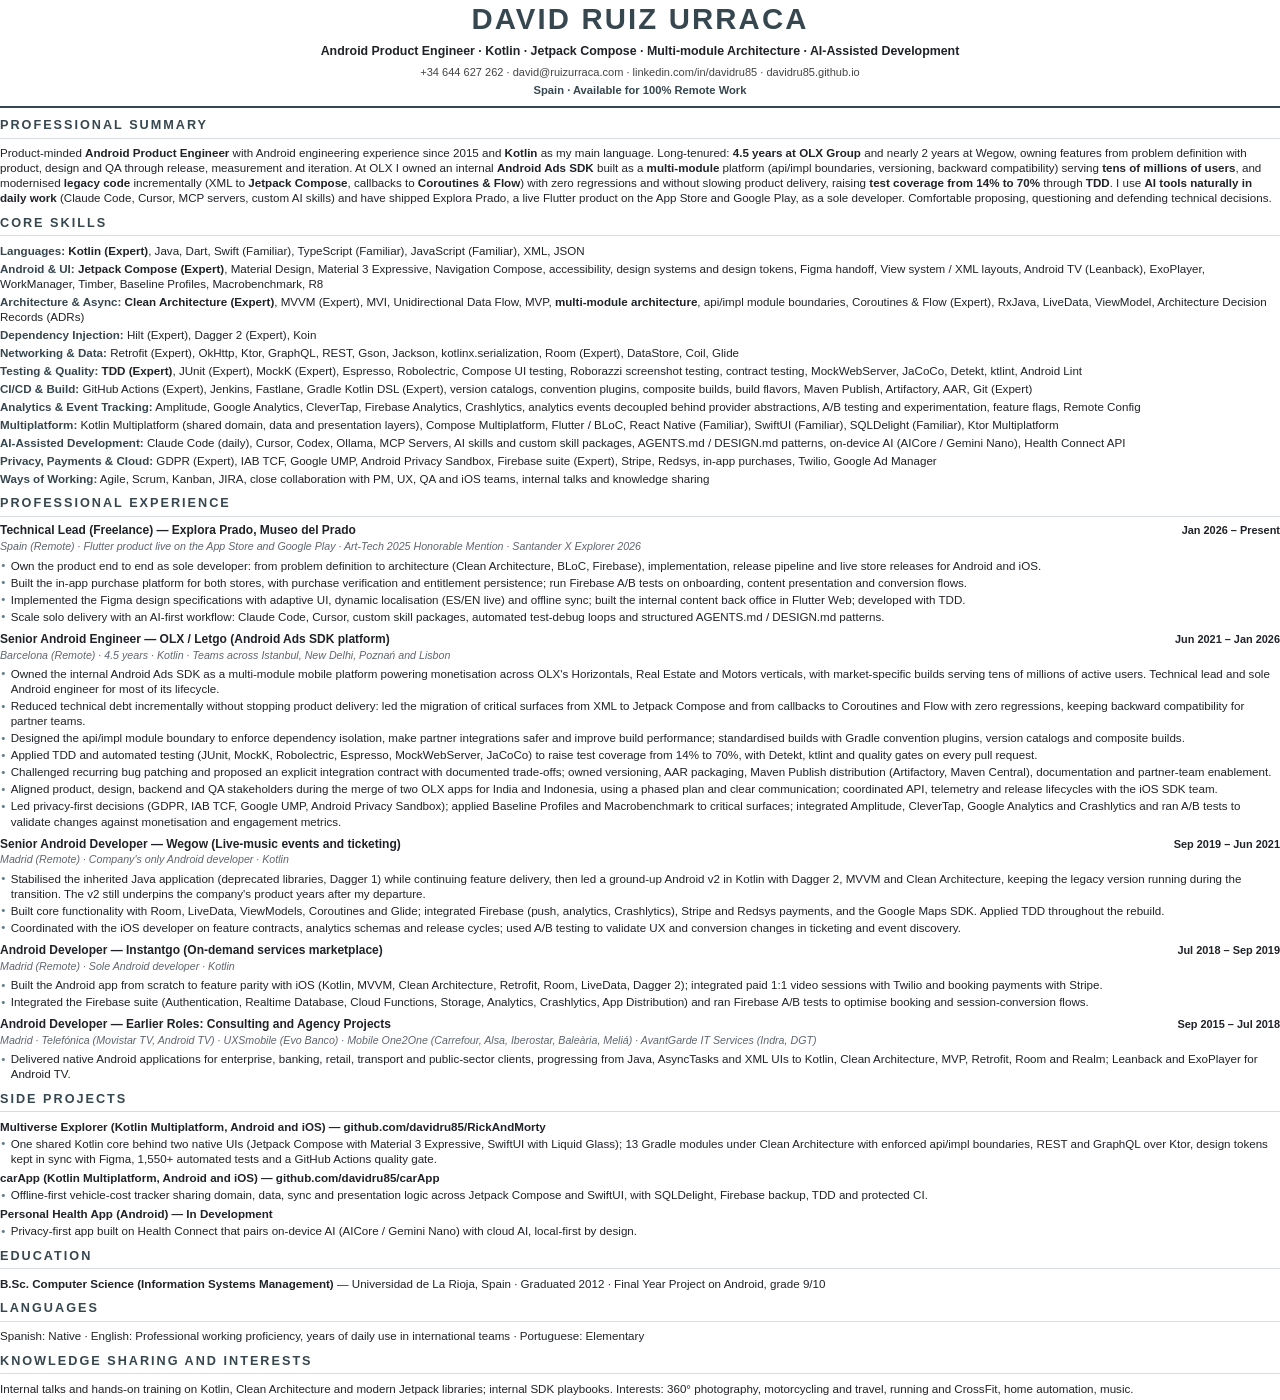
<file: cv_print.html>
<!DOCTYPE html>
<html lang="en">
<head>
<meta charset="utf-8">
<title>CV David Ruiz Urraca</title>
<meta name="author" content="David Ruiz Urraca">
<meta name="description" content="David Ruiz Urraca - Android Product Engineer. Kotlin, Jetpack Compose, multi-module architecture, legacy modernisation, AI-assisted development.">
<style>
  @page { size: A4; margin: 30pt 40pt 28pt 40pt; }
  * { box-sizing: border-box; }
  :root { --accent: #37474f; --accent-soft: #607d8b; --ink: #1f2328; --muted: #5f6670; --rule: #d7dde2; }
  body { font-family: "Liberation Sans", Arial, Helvetica, sans-serif; font-size: 8.7pt; line-height: 1.3; color: var(--ink); margin: 0; }
  b, strong { color: var(--ink); }

  /* Header: plain linear text, no tables or columns (ATS-safe) */
  .header { text-align: center; margin-bottom: 4pt; }
  h1.name { font-size: 22pt; font-weight: 700; letter-spacing: 1.6pt; color: var(--accent); margin: 0 0 4pt 0; }
  .tagline { font-size: 9.3pt; font-weight: 700; margin: 0 0 4pt 0; }
  .contact { font-size: 8.3pt; color: #444; margin: 0 0 3pt 0; }
  .availability { font-size: 8.4pt; font-weight: 700; color: var(--accent); margin: 0; }
  .header-rule { border: 0; border-top: 1.6pt solid var(--accent); margin: 6pt 0 0 0; }

  .section { margin-top: 7pt; }
  h2.section-title {
    font-size: 9.5pt; font-weight: 700; letter-spacing: 1.5pt; text-transform: uppercase;
    color: var(--accent); border-bottom: .8pt solid var(--rule);
    padding-bottom: 3pt; margin: 0 0 5pt 0; break-after: avoid;
  }
  p { margin: 0 0 3pt 0; text-align: left; }

  ul.bullets { margin: 0; padding: 0; list-style: none; }
  ul.bullets li { position: relative; padding-left: 8pt; margin-bottom: 1.5pt; }
  ul.bullets li::before { content: "\2022"; color: var(--accent-soft); position: absolute; left: 1pt; top: -0.4pt; }

  /* Skills: one line per category */
  .skill { margin: 0 0 2.2pt 0; }
  .skill b.k { color: var(--accent); }

  .entry { margin-bottom: 6pt; break-inside: auto; }
  .entry li { break-inside: avoid; }
  .entry-head, .meta { break-after: avoid; }
  .entry-head { display: flex; justify-content: space-between; align-items: baseline; }
  h3.role { font-weight: 700; font-size: 9pt; margin: 0; }
  .dates { font-weight: 700; font-size: 8.2pt; white-space: nowrap; padding-left: 10pt; }
  .meta { font-style: italic; font-size: 8pt; color: var(--muted); margin: 1pt 0 2.5pt 0; }

  .proj { margin-bottom: 3pt; }
  .proj-title { font-weight: 700; font-size: 8.7pt; margin: 0 0 1.5pt 0; }
  .small { font-size: 8pt; color: var(--muted); }
</style>
</head>
<body>

<div class="header">
  <h1 class="name">DAVID RUIZ URRACA</h1>
  <div class="tagline">Android Product Engineer · Kotlin · Jetpack Compose · Multi-module Architecture · AI-Assisted Development</div>
  <div class="contact">+34 644 627 262 · david@ruizurraca.com · linkedin.com/in/davidru85 · davidru85.github.io</div>
  <div class="availability">Spain · Available for 100% Remote Work</div>
  <hr class="header-rule">
</div>

<div class="section">
  <h2 class="section-title">Professional Summary</h2>
  <p>
    Product-minded <b>Android Product Engineer</b> with Android engineering experience since 2015 and <b>Kotlin</b> as my main language.
    Long-tenured: <b>4.5 years at OLX Group</b> and nearly 2 years at Wegow, owning features from problem definition with product,
    design and QA through release, measurement and iteration. At OLX I owned an internal <b>Android Ads SDK</b> built as a
    <b>multi-module</b> platform (api/impl boundaries, versioning, backward compatibility) serving <b>tens of millions of users</b>, and
    modernised <b>legacy code</b> incrementally (XML to <b>Jetpack Compose</b>, callbacks to <b>Coroutines &amp; Flow</b>) with zero
    regressions and without slowing product delivery, raising <b>test coverage from 14% to 70%</b> through <b>TDD</b>. I use <b>AI tools
    naturally in daily work</b> (Claude Code, Cursor, MCP servers, custom AI skills) and have shipped Explora Prado, a live Flutter product
    on the App Store and Google Play, as a sole developer. Comfortable proposing, questioning and defending technical decisions.
  </p>
</div>

<div class="section">
  <h2 class="section-title">Core Skills</h2>
  <p class="skill"><b class="k">Languages:</b> <b>Kotlin (Expert)</b>, Java, Dart, Swift (Familiar), TypeScript (Familiar), JavaScript (Familiar), XML, JSON</p>
  <p class="skill"><b class="k">Android &amp; UI:</b> <b>Jetpack Compose (Expert)</b>, Material Design, Material 3 Expressive, Navigation Compose, accessibility, design systems and design tokens, Figma handoff, View system / XML layouts, Android TV (Leanback), ExoPlayer, WorkManager, Timber, Baseline Profiles, Macrobenchmark, R8</p>
  <p class="skill"><b class="k">Architecture &amp; Async:</b> <b>Clean Architecture (Expert)</b>, MVVM (Expert), MVI, Unidirectional Data Flow, MVP, <b>multi-module architecture</b>, api/impl module boundaries, Coroutines &amp; Flow (Expert), RxJava, LiveData, ViewModel, Architecture Decision Records (ADRs)</p>
  <p class="skill"><b class="k">Dependency Injection:</b> Hilt (Expert), Dagger 2 (Expert), Koin</p>
  <p class="skill"><b class="k">Networking &amp; Data:</b> Retrofit (Expert), OkHttp, Ktor, GraphQL, REST, Gson, Jackson, kotlinx.serialization, Room (Expert), DataStore, Coil, Glide</p>
  <p class="skill"><b class="k">Testing &amp; Quality:</b> <b>TDD (Expert)</b>, JUnit (Expert), MockK (Expert), Espresso, Robolectric, Compose UI testing, Roborazzi screenshot testing, contract testing, MockWebServer, JaCoCo, Detekt, ktlint, Android Lint</p>
  <p class="skill"><b class="k">CI/CD &amp; Build:</b> GitHub Actions (Expert), Jenkins, Fastlane, Gradle Kotlin DSL (Expert), version catalogs, convention plugins, composite builds, build flavors, Maven Publish, Artifactory, AAR, Git (Expert)</p>
  <p class="skill"><b class="k">Analytics &amp; Event Tracking:</b> Amplitude, Google Analytics, CleverTap, Firebase Analytics, Crashlytics, analytics events decoupled behind provider abstractions, A/B testing and experimentation, feature flags, Remote Config</p>
  <p class="skill"><b class="k">Multiplatform:</b> Kotlin Multiplatform (shared domain, data and presentation layers), Compose Multiplatform, Flutter / BLoC, React Native (Familiar), SwiftUI (Familiar), SQLDelight (Familiar), Ktor Multiplatform</p>
  <p class="skill"><b class="k">AI-Assisted Development:</b> Claude Code (daily), Cursor, Codex, Ollama, MCP Servers, AI skills and custom skill packages, AGENTS.md / DESIGN.md patterns, on-device AI (AICore / Gemini Nano), Health Connect API</p>
  <p class="skill"><b class="k">Privacy, Payments &amp; Cloud:</b> GDPR (Expert), IAB TCF, Google UMP, Android Privacy Sandbox, Firebase suite (Expert), Stripe, Redsys, in-app purchases, Twilio, Google Ad Manager</p>
  <p class="skill"><b class="k">Ways of Working:</b> Agile, Scrum, Kanban, JIRA, close collaboration with PM, UX, QA and iOS teams, internal talks and knowledge sharing</p>
</div>

<div class="section">
  <h2 class="section-title">Professional Experience</h2>

  <div class="entry">
    <div class="entry-head">
      <h3 class="role">Technical Lead (Freelance) — Explora Prado, Museo del Prado</h3>
      <span class="dates">Jan 2026 – Present</span>
    </div>
    <div class="meta">Spain (Remote) · Flutter product live on the App Store and Google Play · Art-Tech 2025 Honorable Mention · Santander X Explorer 2026</div>
    <ul class="bullets">
      <li>Own the product end to end as sole developer: from problem definition to architecture (Clean Architecture, BLoC, Firebase), implementation, release pipeline and live store releases for Android and iOS.</li>
      <li>Built the in-app purchase platform for both stores, with purchase verification and entitlement persistence; run Firebase A/B tests on onboarding, content presentation and conversion flows.</li>
      <li>Implemented the Figma design specifications with adaptive UI, dynamic localisation (ES/EN live) and offline sync; built the internal content back office in Flutter Web; developed with TDD.</li>
      <li>Scale solo delivery with an AI-first workflow: Claude Code, Cursor, custom skill packages, automated test-debug loops and structured AGENTS.md / DESIGN.md patterns.</li>
    </ul>
  </div>

  <div class="entry">
    <div class="entry-head">
      <h3 class="role">Senior Android Engineer — OLX / Letgo (Android Ads SDK platform)</h3>
      <span class="dates">Jun 2021 – Jan 2026</span>
    </div>
    <div class="meta">Barcelona (Remote) · 4.5 years · Kotlin · Teams across Istanbul, New Delhi, Poznań and Lisbon</div>
    <ul class="bullets">
      <li>Owned the internal Android Ads SDK as a multi-module mobile platform powering monetisation across OLX's Horizontals, Real Estate and Motors verticals, with market-specific builds serving tens of millions of active users. Technical lead and sole Android engineer for most of its lifecycle.</li>
      <li>Reduced technical debt incrementally without stopping product delivery: led the migration of critical surfaces from XML to Jetpack Compose and from callbacks to Coroutines and Flow with zero regressions, keeping backward compatibility for partner teams.</li>
      <li>Designed the api/impl module boundary to enforce dependency isolation, make partner integrations safer and improve build performance; standardised builds with Gradle convention plugins, version catalogs and composite builds.</li>
      <li>Applied TDD and automated testing (JUnit, MockK, Robolectric, Espresso, MockWebServer, JaCoCo) to raise test coverage from 14% to 70%, with Detekt, ktlint and quality gates on every pull request.</li>
      <li>Challenged recurring bug patching and proposed an explicit integration contract with documented trade-offs; owned versioning, AAR packaging, Maven Publish distribution (Artifactory, Maven Central), documentation and partner-team enablement.</li>
      <li>Aligned product, design, backend and QA stakeholders during the merge of two OLX apps for India and Indonesia, using a phased plan and clear communication; coordinated API, telemetry and release lifecycles with the iOS SDK team.</li>
      <li>Led privacy-first decisions (GDPR, IAB TCF, Google UMP, Android Privacy Sandbox); applied Baseline Profiles and Macrobenchmark to critical surfaces; integrated Amplitude, CleverTap, Google Analytics and Crashlytics and ran A/B tests to validate changes against monetisation and engagement metrics.</li>
    </ul>
  </div>

  <div class="entry">
    <div class="entry-head">
      <h3 class="role">Senior Android Developer — Wegow (Live-music events and ticketing)</h3>
      <span class="dates">Sep 2019 – Jun 2021</span>
    </div>
    <div class="meta">Madrid (Remote) · Company's only Android developer · Kotlin</div>
    <ul class="bullets">
      <li>Stabilised the inherited Java application (deprecated libraries, Dagger 1) while continuing feature delivery, then led a ground-up Android v2 in Kotlin with Dagger 2, MVVM and Clean Architecture, keeping the legacy version running during the transition. The v2 still underpins the company's product years after my departure.</li>
      <li>Built core functionality with Room, LiveData, ViewModels, Coroutines and Glide; integrated Firebase (push, analytics, Crashlytics), Stripe and Redsys payments, and the Google Maps SDK. Applied TDD throughout the rebuild.</li>
      <li>Coordinated with the iOS developer on feature contracts, analytics schemas and release cycles; used A/B testing to validate UX and conversion changes in ticketing and event discovery.</li>
    </ul>
  </div>

  <div class="entry">
    <div class="entry-head">
      <h3 class="role">Android Developer — Instantgo (On-demand services marketplace)</h3>
      <span class="dates">Jul 2018 – Sep 2019</span>
    </div>
    <div class="meta">Madrid (Remote) · Sole Android developer · Kotlin</div>
    <ul class="bullets">
      <li>Built the Android app from scratch to feature parity with iOS (Kotlin, MVVM, Clean Architecture, Retrofit, Room, LiveData, Dagger 2); integrated paid 1:1 video sessions with Twilio and booking payments with Stripe.</li>
      <li>Integrated the Firebase suite (Authentication, Realtime Database, Cloud Functions, Storage, Analytics, Crashlytics, App Distribution) and ran Firebase A/B tests to optimise booking and session-conversion flows.</li>
    </ul>
  </div>

  <div class="entry">
    <div class="entry-head">
      <h3 class="role">Android Developer — Earlier Roles: Consulting and Agency Projects</h3>
      <span class="dates">Sep 2015 – Jul 2018</span>
    </div>
    <div class="meta">Madrid · Telefónica (Movistar TV, Android TV) · UXSmobile (Evo Banco) · Mobile One2One (Carrefour, Alsa, Iberostar, Baleària, Meliá) · AvantGarde IT Services (Indra, DGT)</div>
    <ul class="bullets">
      <li>Delivered native Android applications for enterprise, banking, retail, transport and public-sector clients, progressing from Java, AsyncTasks and XML UIs to Kotlin, Clean Architecture, MVP, Retrofit, Room and Realm; Leanback and ExoPlayer for Android TV.</li>
    </ul>
  </div>
</div>

<div class="section">
  <h2 class="section-title">Side Projects</h2>
  <div class="proj">
    <div class="proj-title">Multiverse Explorer (Kotlin Multiplatform, Android and iOS) — github.com/davidru85/RickAndMorty</div>
    <ul class="bullets">
      <li>One shared Kotlin core behind two native UIs (Jetpack Compose with Material 3 Expressive, SwiftUI with Liquid Glass); 13 Gradle modules under Clean Architecture with enforced api/impl boundaries, REST and GraphQL over Ktor, design tokens kept in sync with Figma, 1,550+ automated tests and a GitHub Actions quality gate.</li>
    </ul>
  </div>
  <div class="proj">
    <div class="proj-title">carApp (Kotlin Multiplatform, Android and iOS) — github.com/davidru85/carApp</div>
    <ul class="bullets">
      <li>Offline-first vehicle-cost tracker sharing domain, data, sync and presentation logic across Jetpack Compose and SwiftUI, with SQLDelight, Firebase backup, TDD and protected CI.</li>
    </ul>
  </div>
  <div class="proj">
    <div class="proj-title">Personal Health App (Android) — In Development</div>
    <ul class="bullets">
      <li>Privacy-first app built on Health Connect that pairs on-device AI (AICore / Gemini Nano) with cloud AI, local-first by design.</li>
    </ul>
  </div>
</div>

<div class="section">
  <h2 class="section-title">Education</h2>
  <p><b>B.Sc. Computer Science (Information Systems Management)</b> — Universidad de La Rioja, Spain · Graduated 2012 · Final Year Project on Android, grade 9/10</p>
</div>

<div class="section">
  <h2 class="section-title">Languages</h2>
  <p>Spanish: Native · English: Professional working proficiency, years of daily use in international teams · Portuguese: Elementary</p>
</div>

<div class="section">
  <h2 class="section-title">Knowledge Sharing and Interests</h2>
  <p>Internal talks and hands-on training on Kotlin, Clean Architecture and modern Jetpack libraries; internal SDK playbooks. Interests: 360° photography, motorcycling and travel, running and CrossFit, home automation, music.</p>
</div>

</body>
</html>
</file>
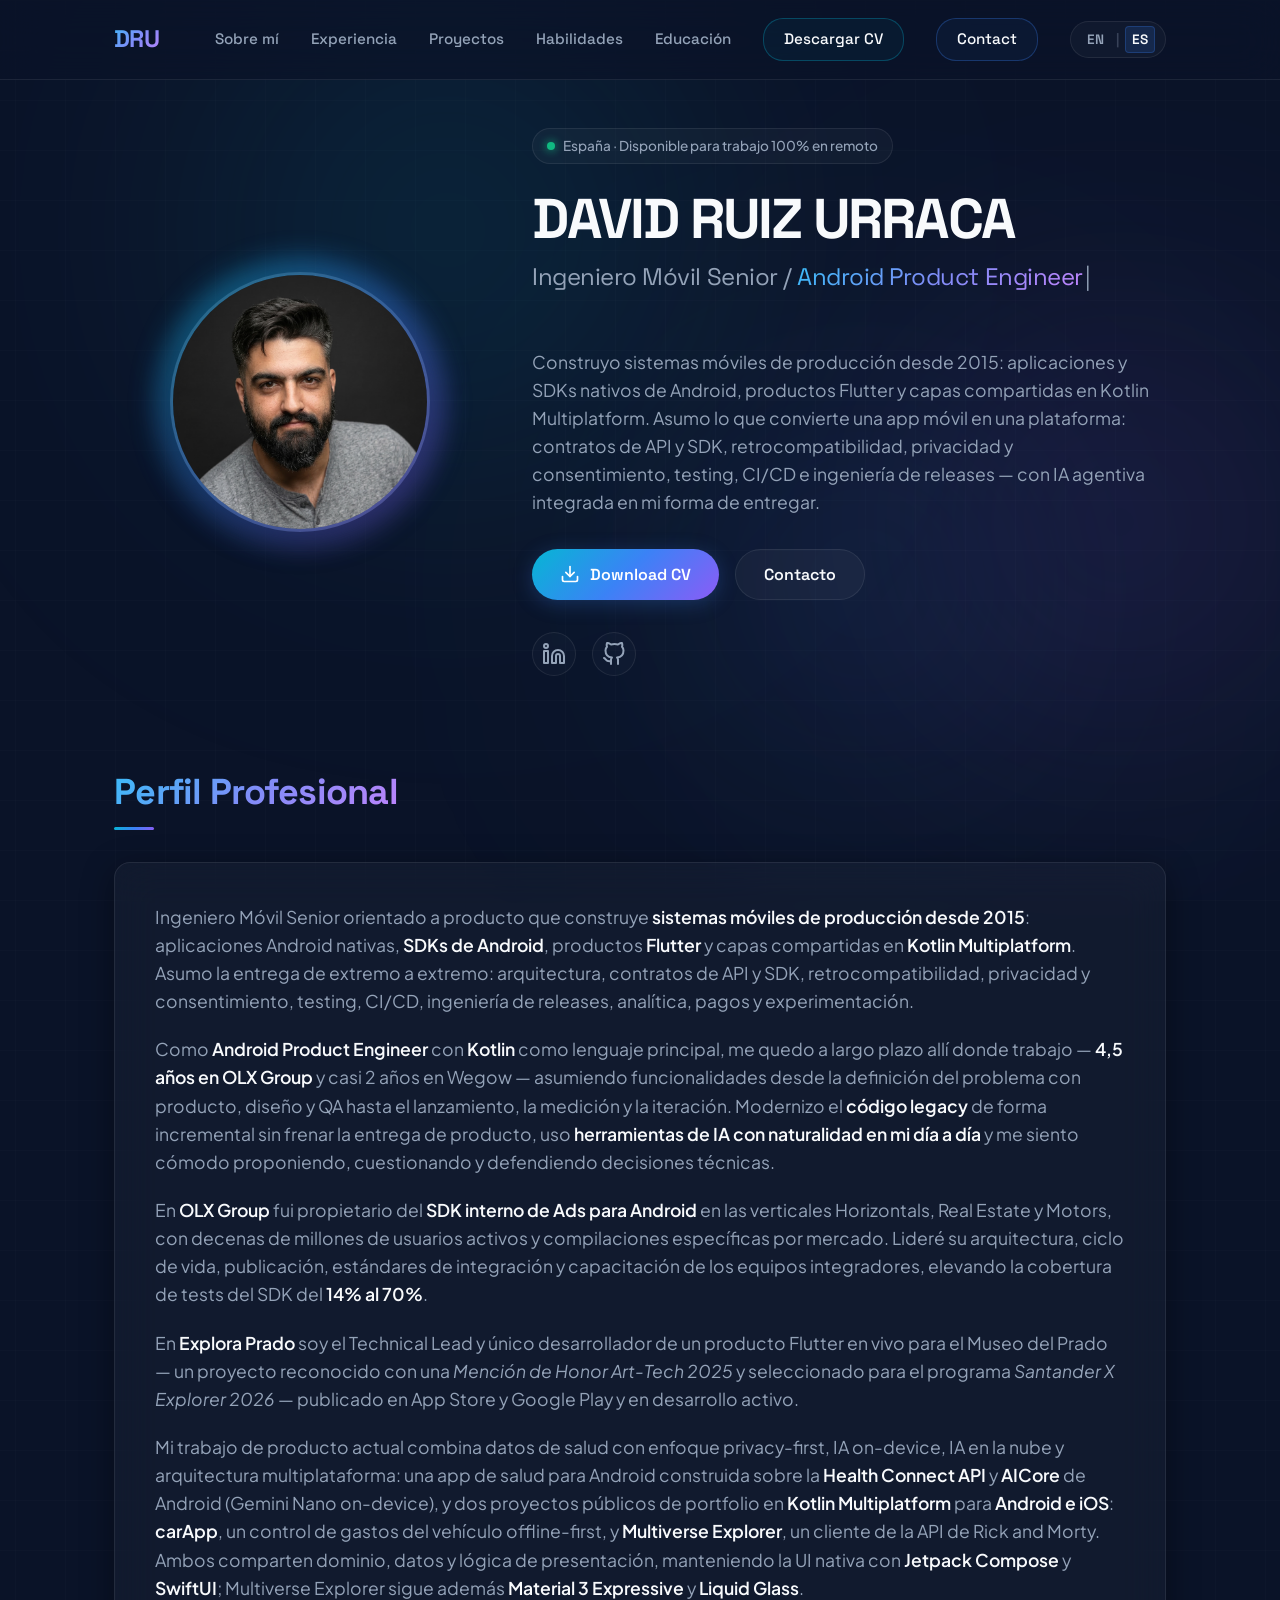
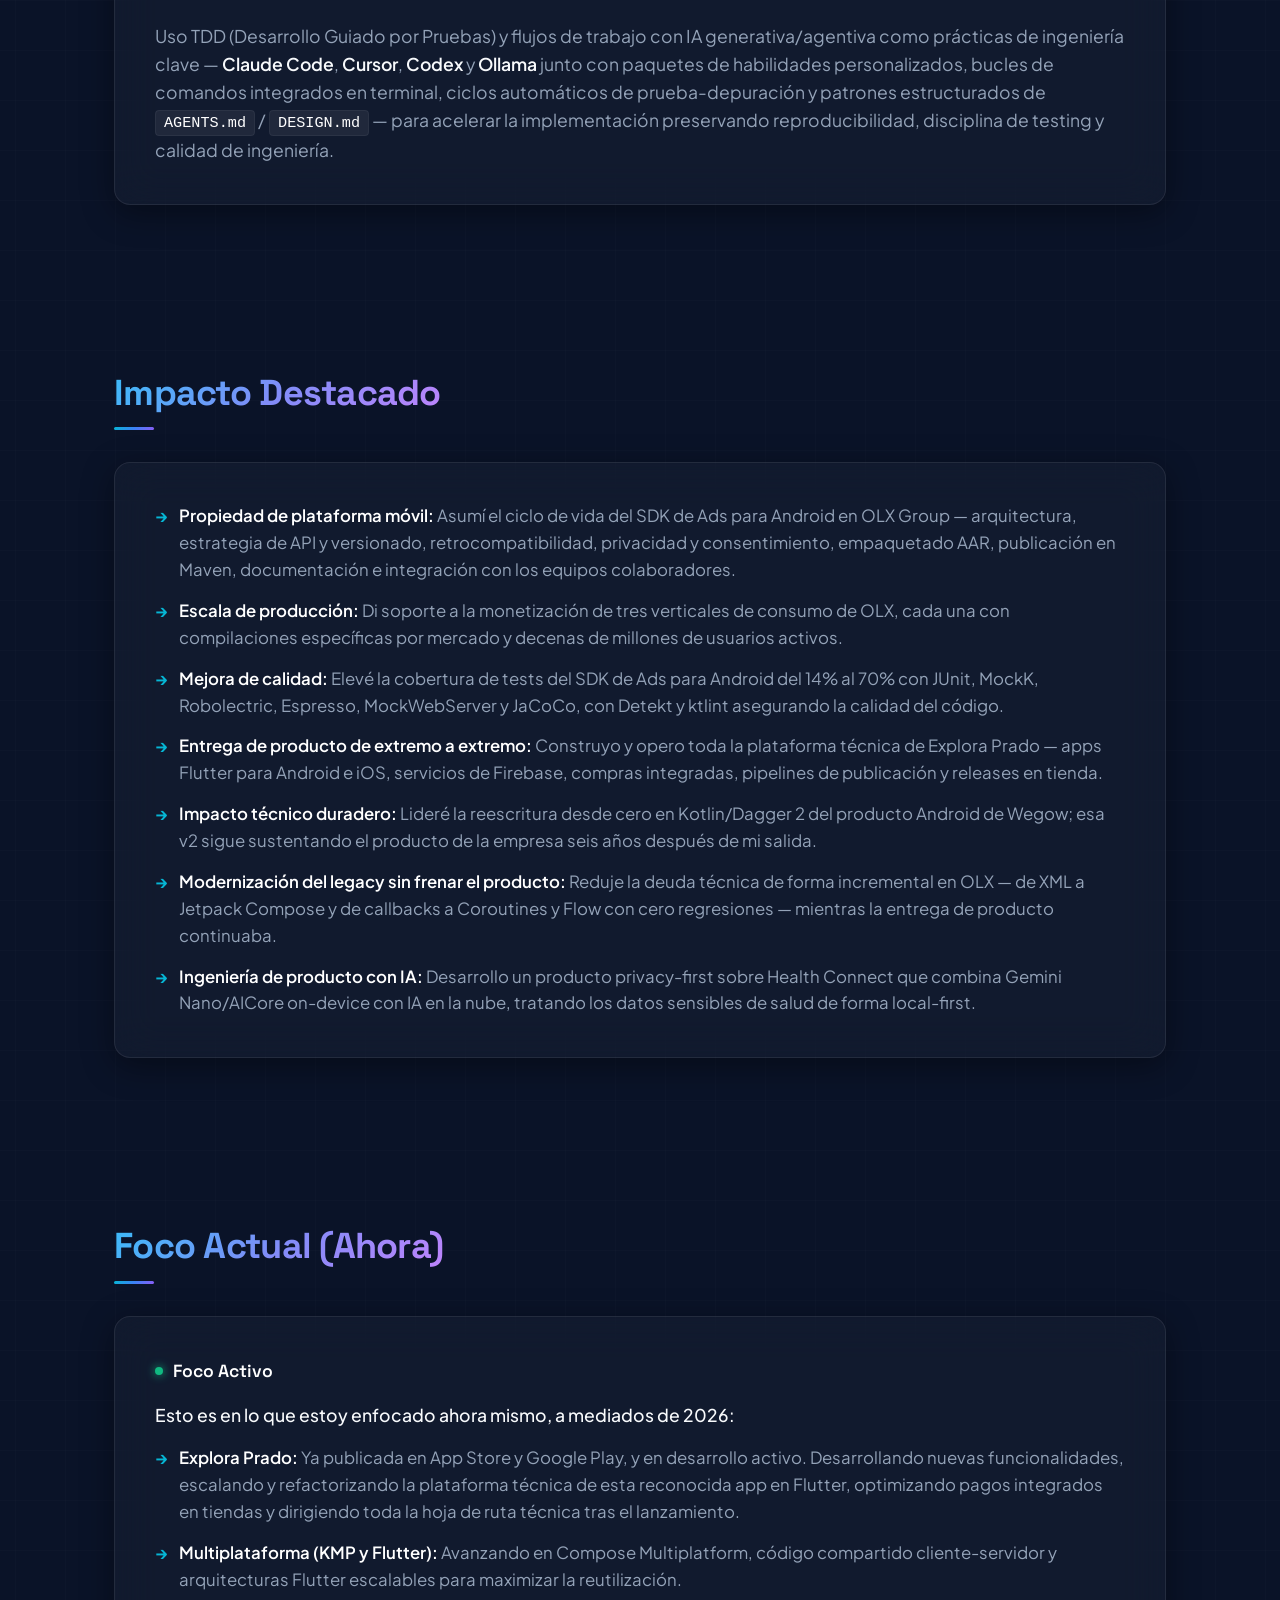
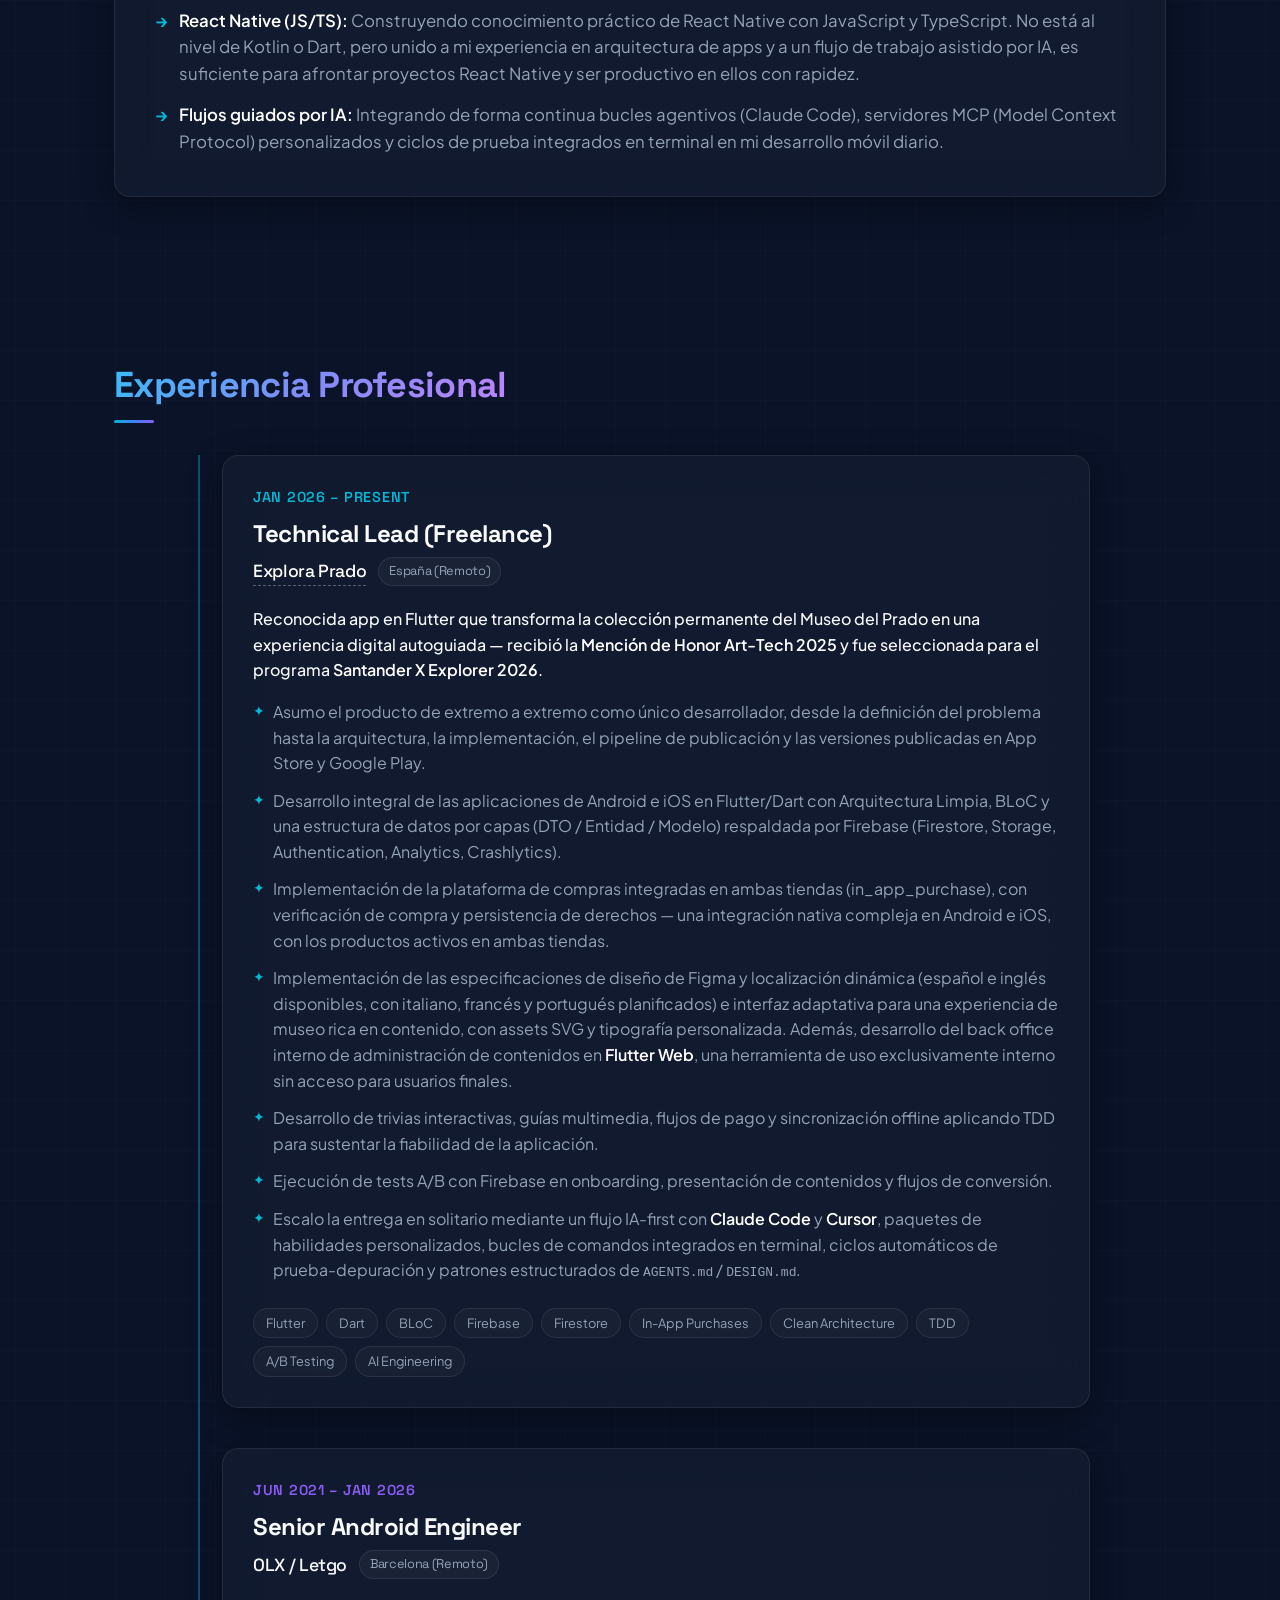
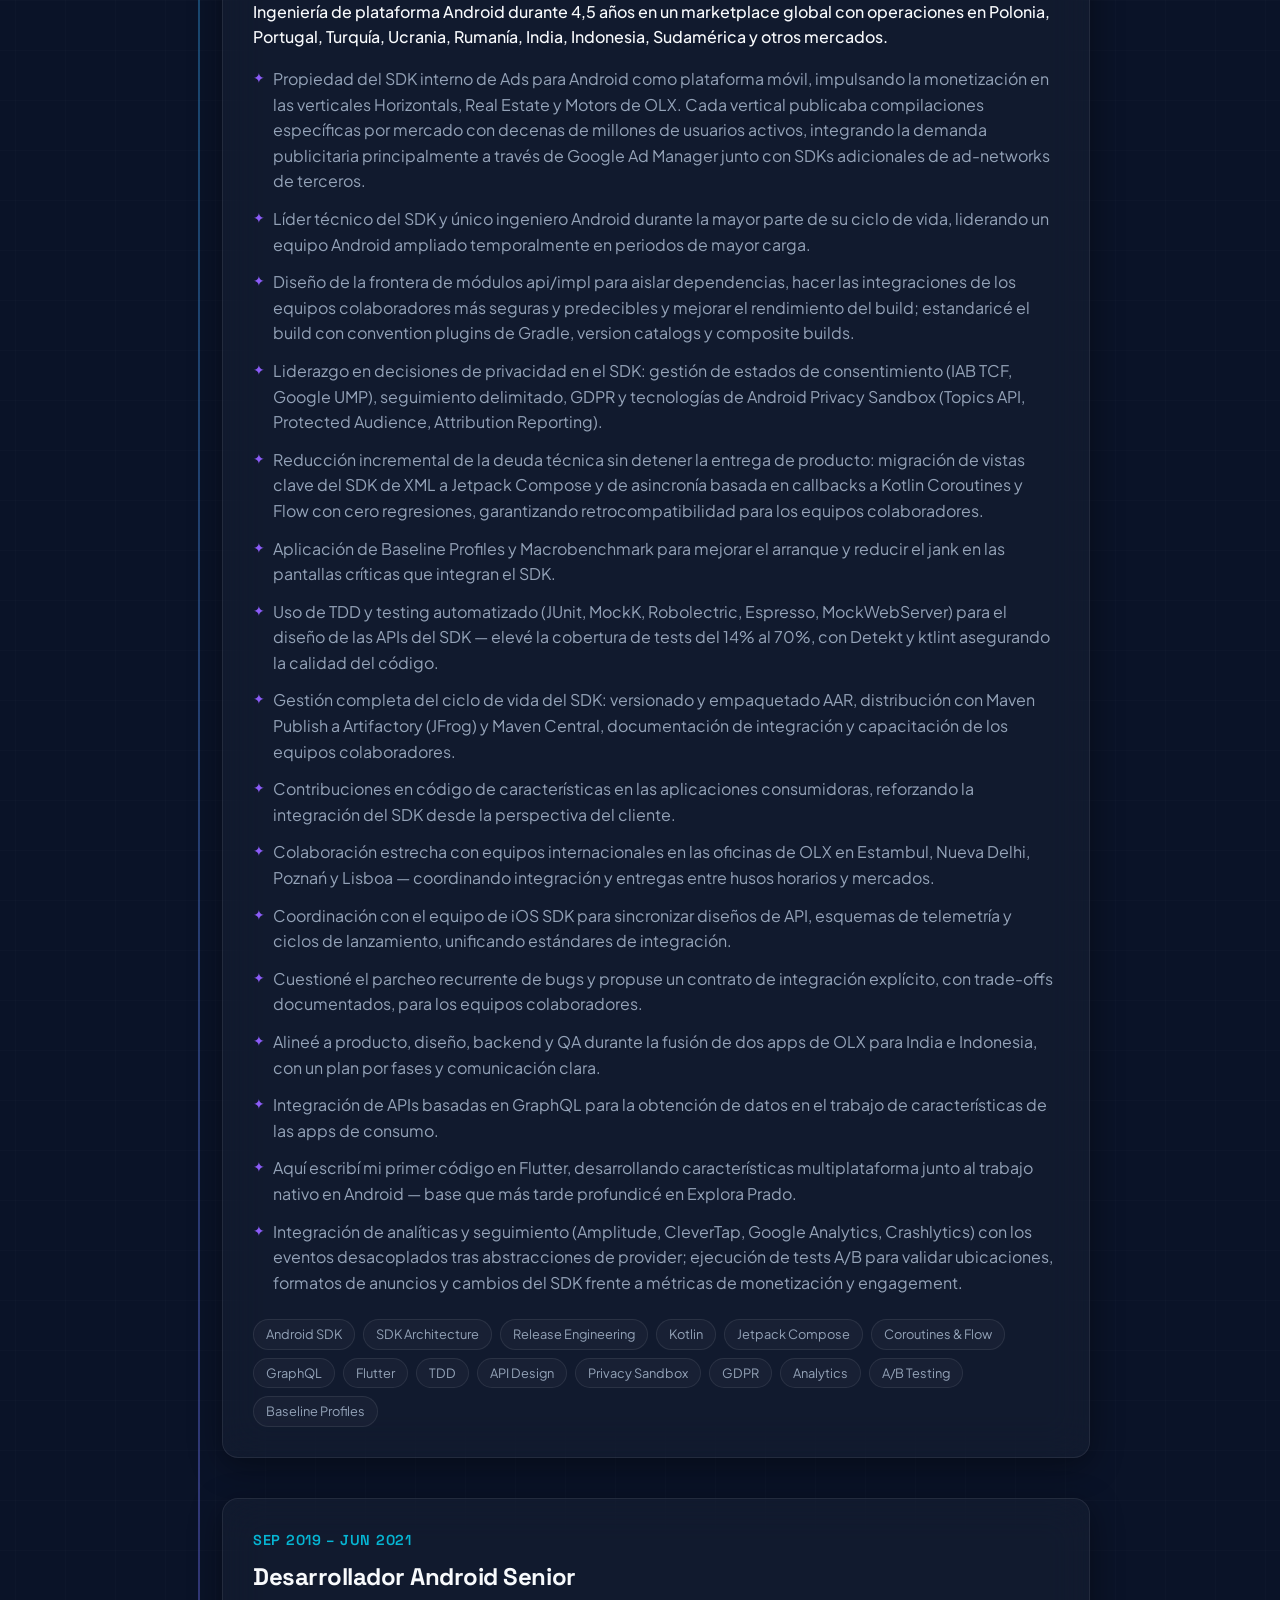
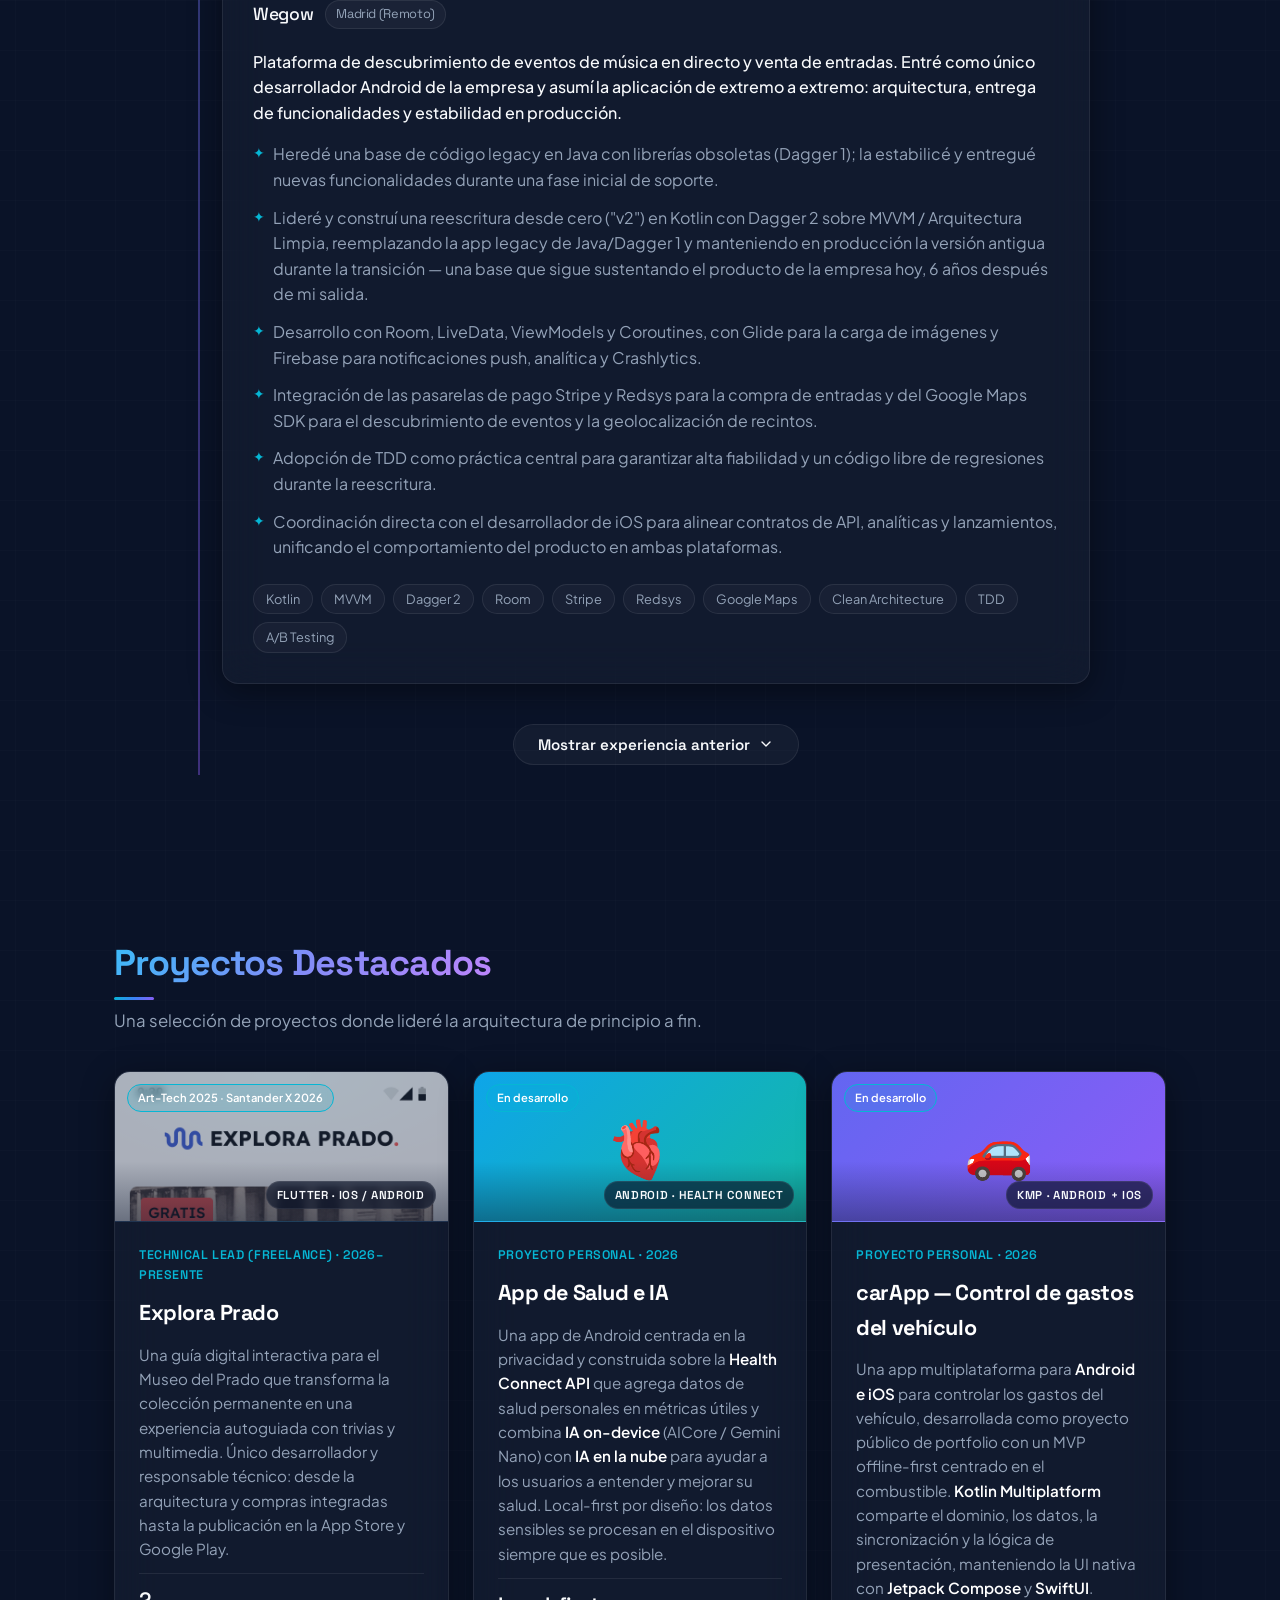
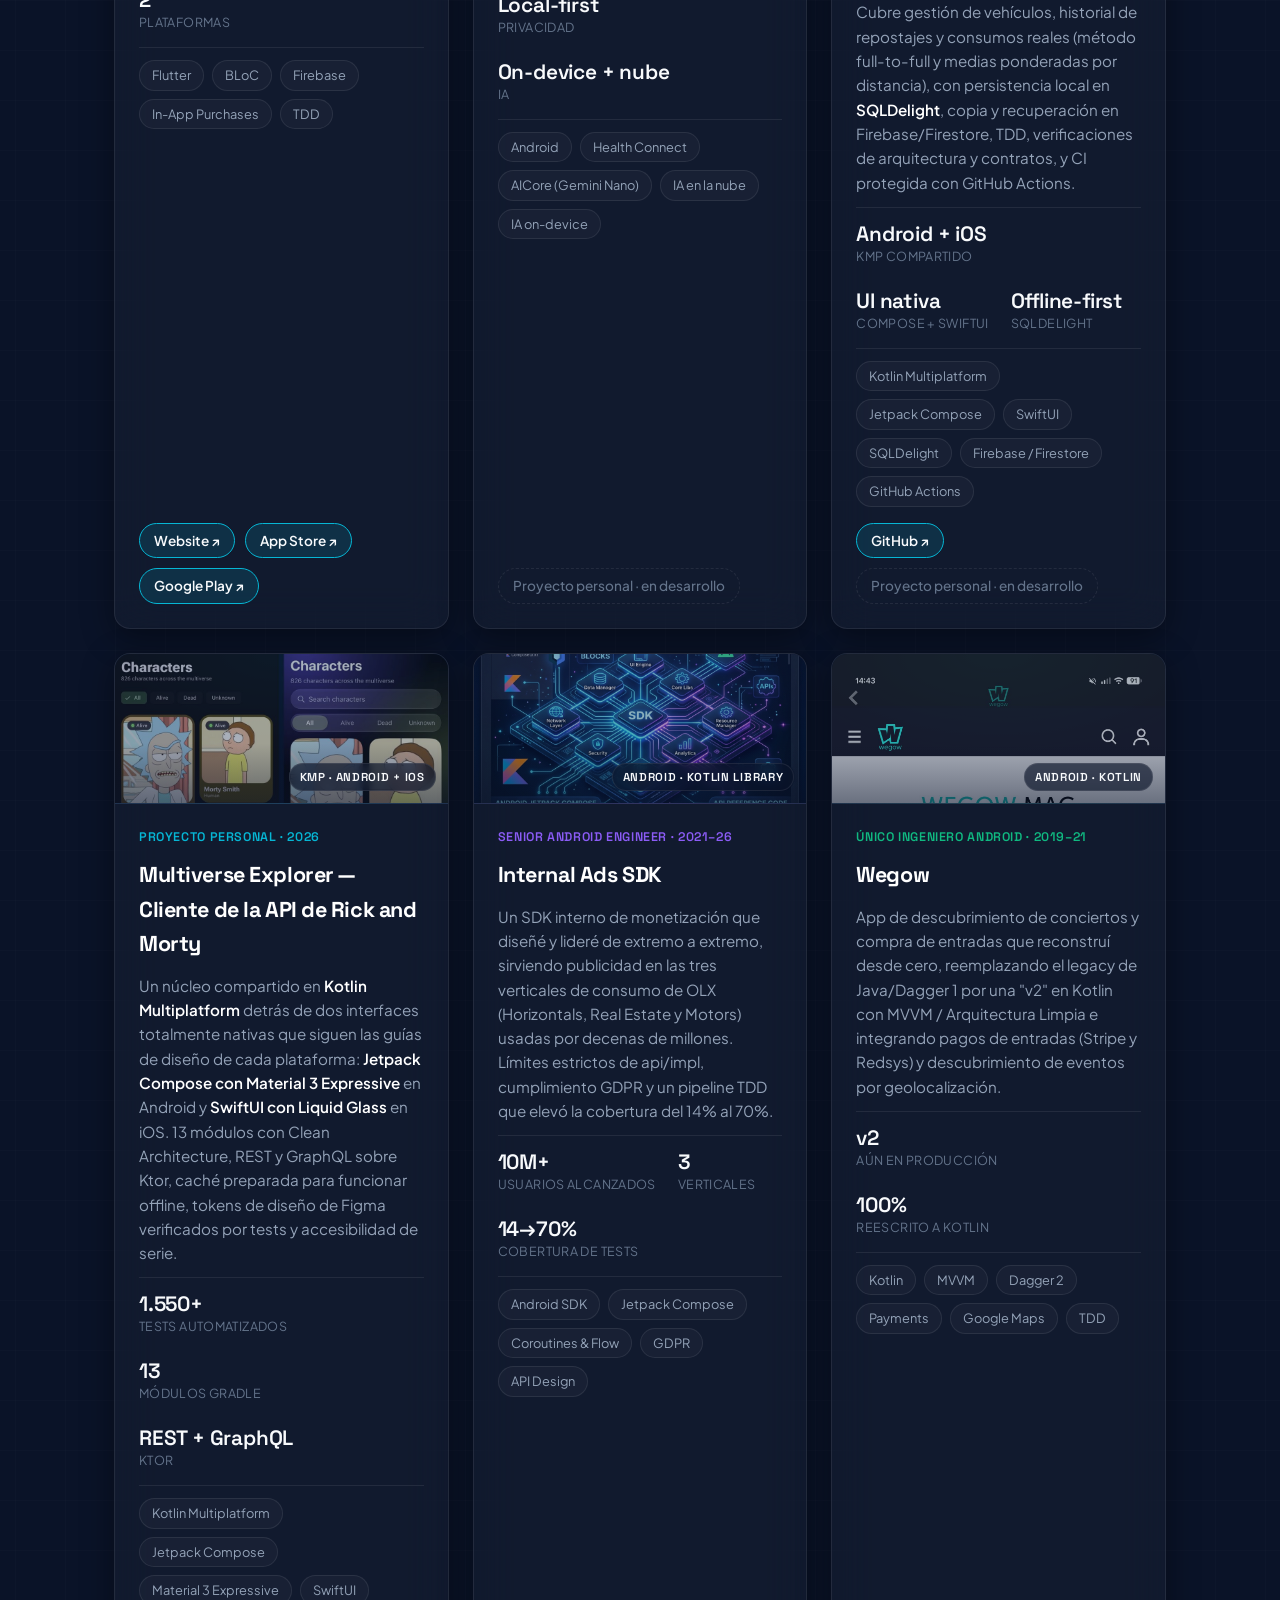
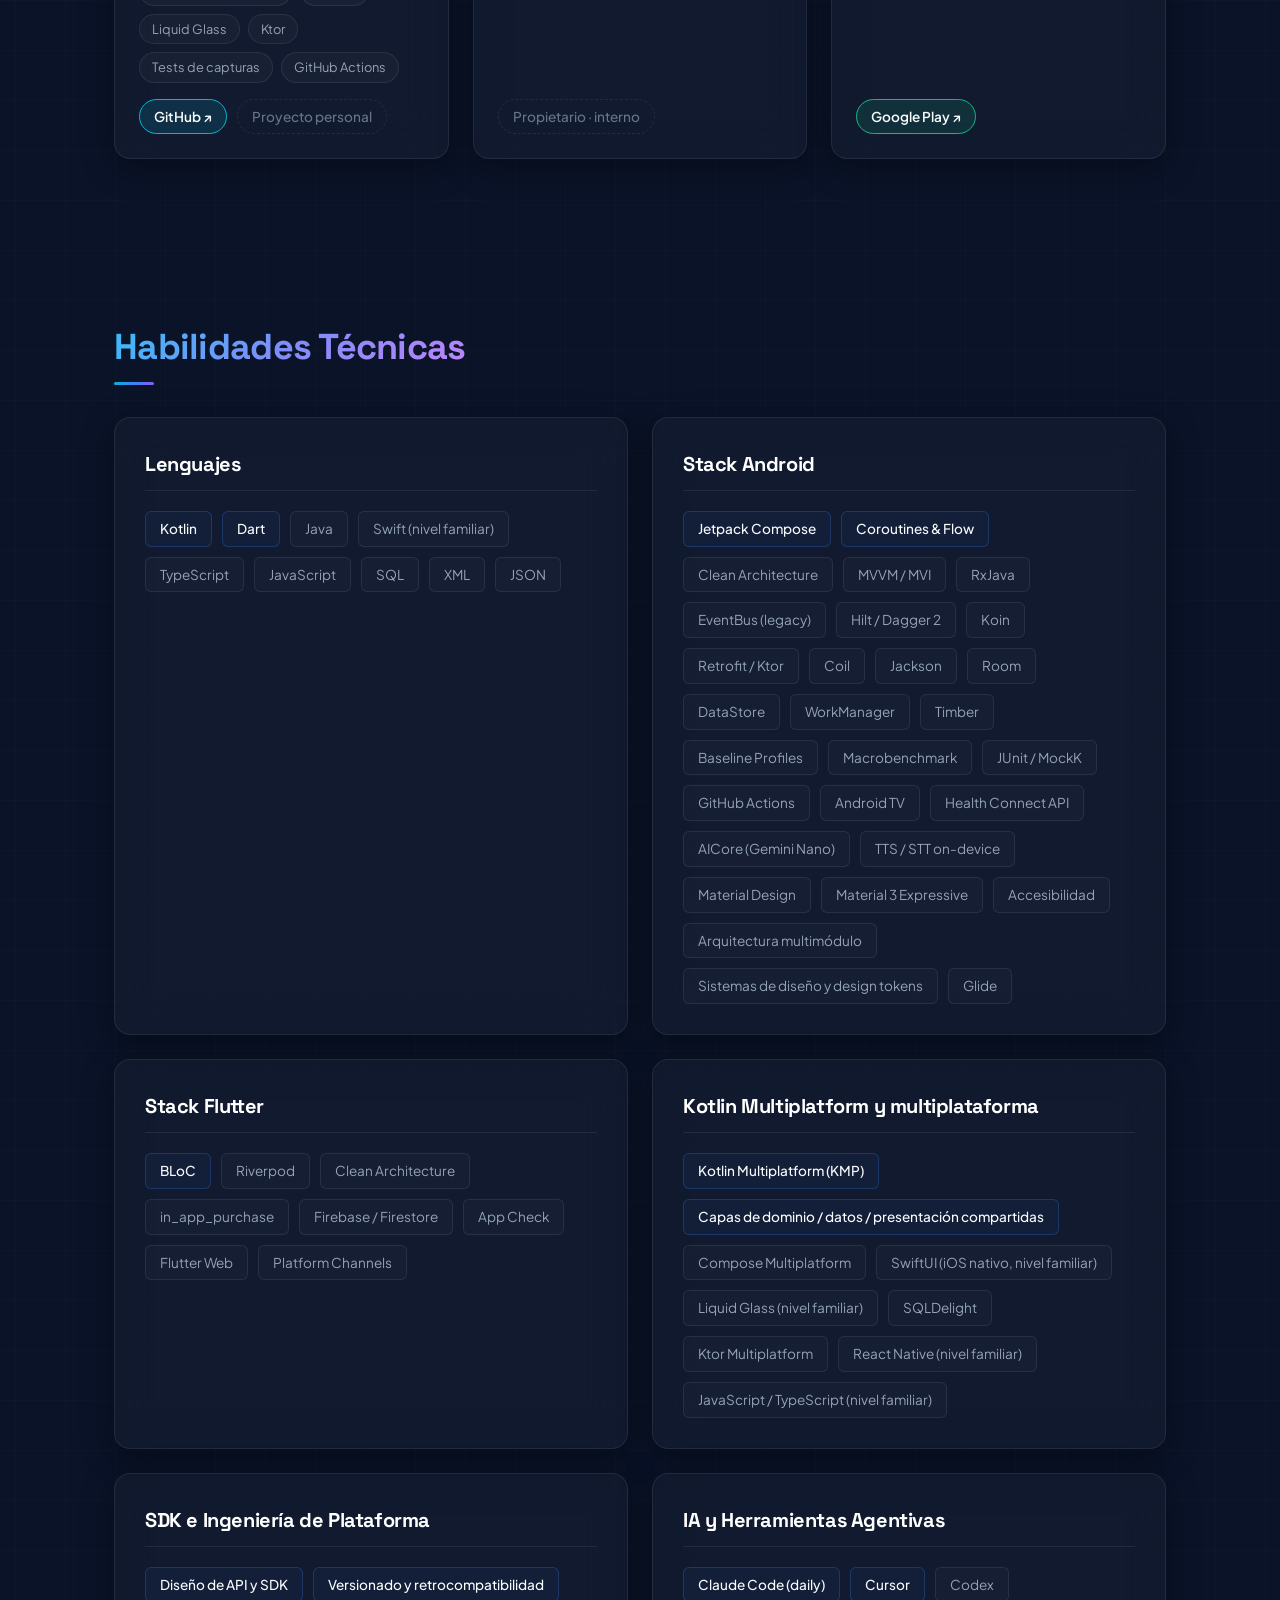
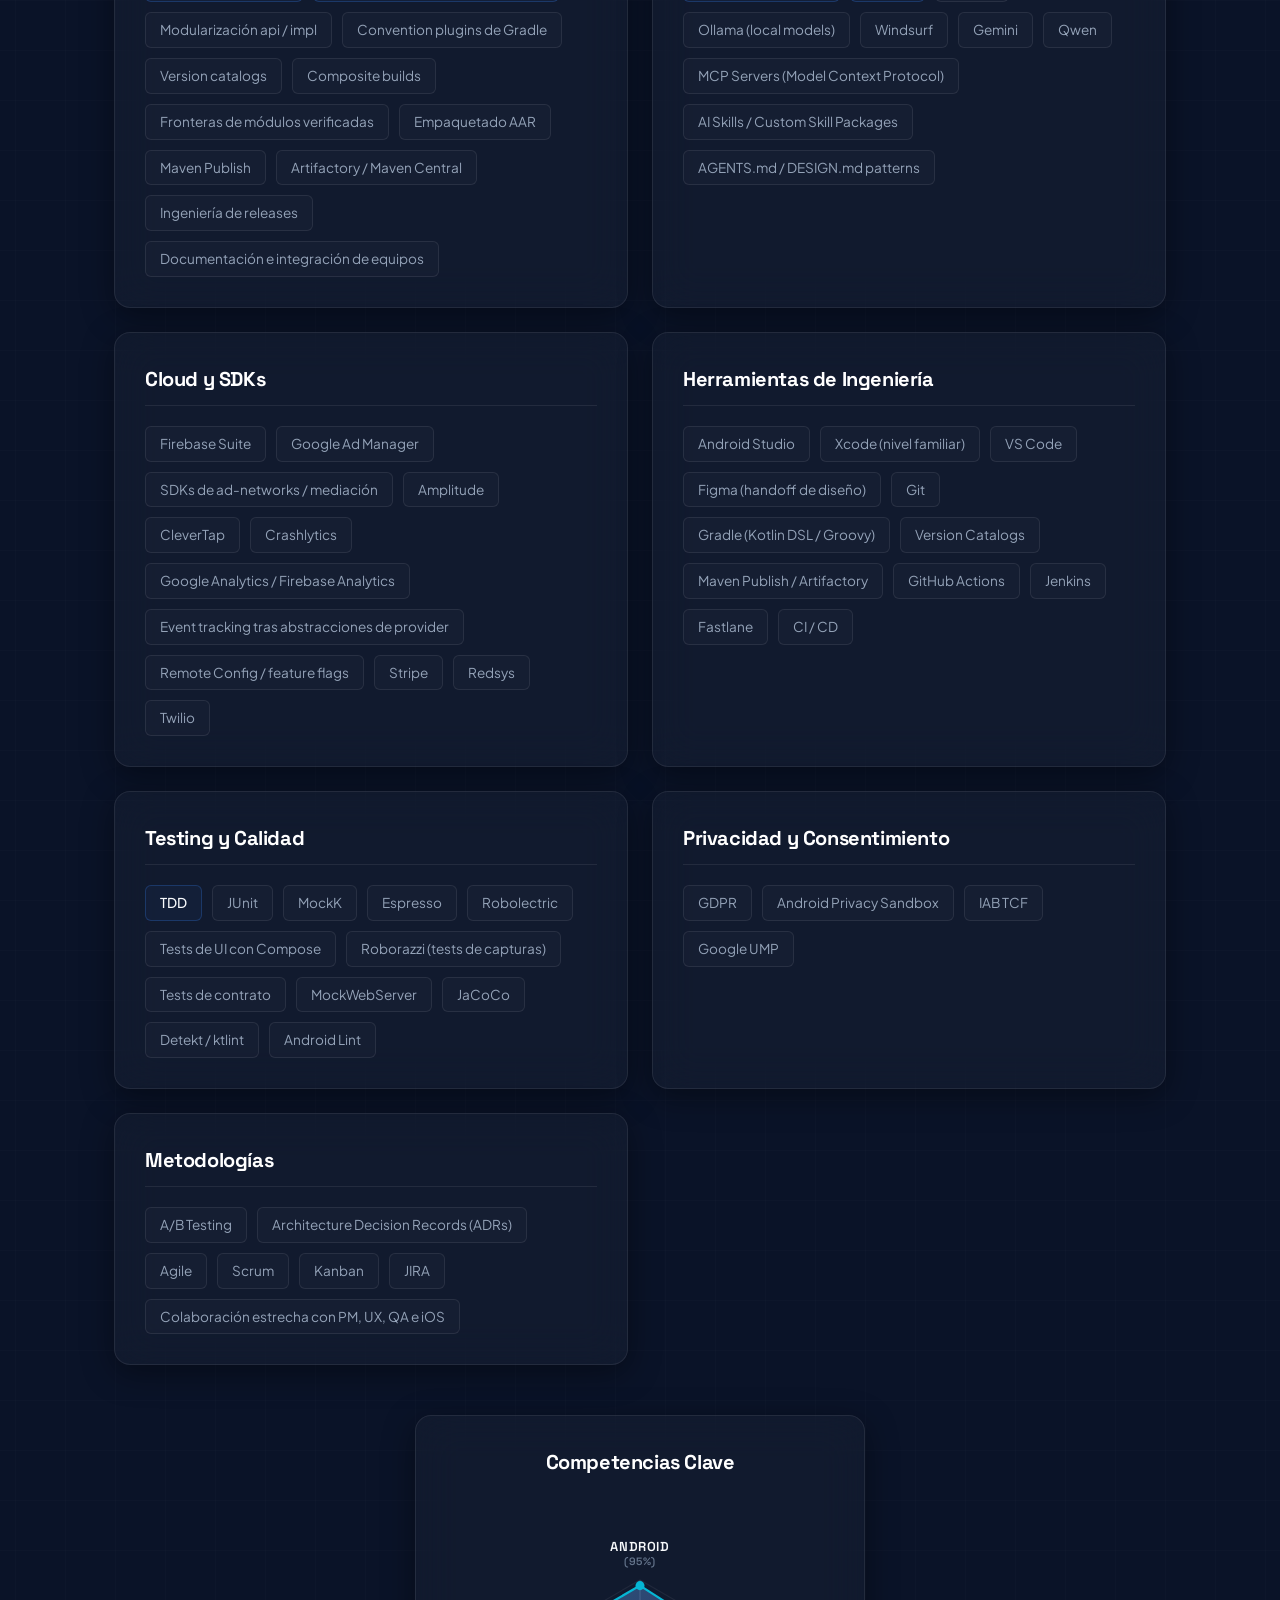
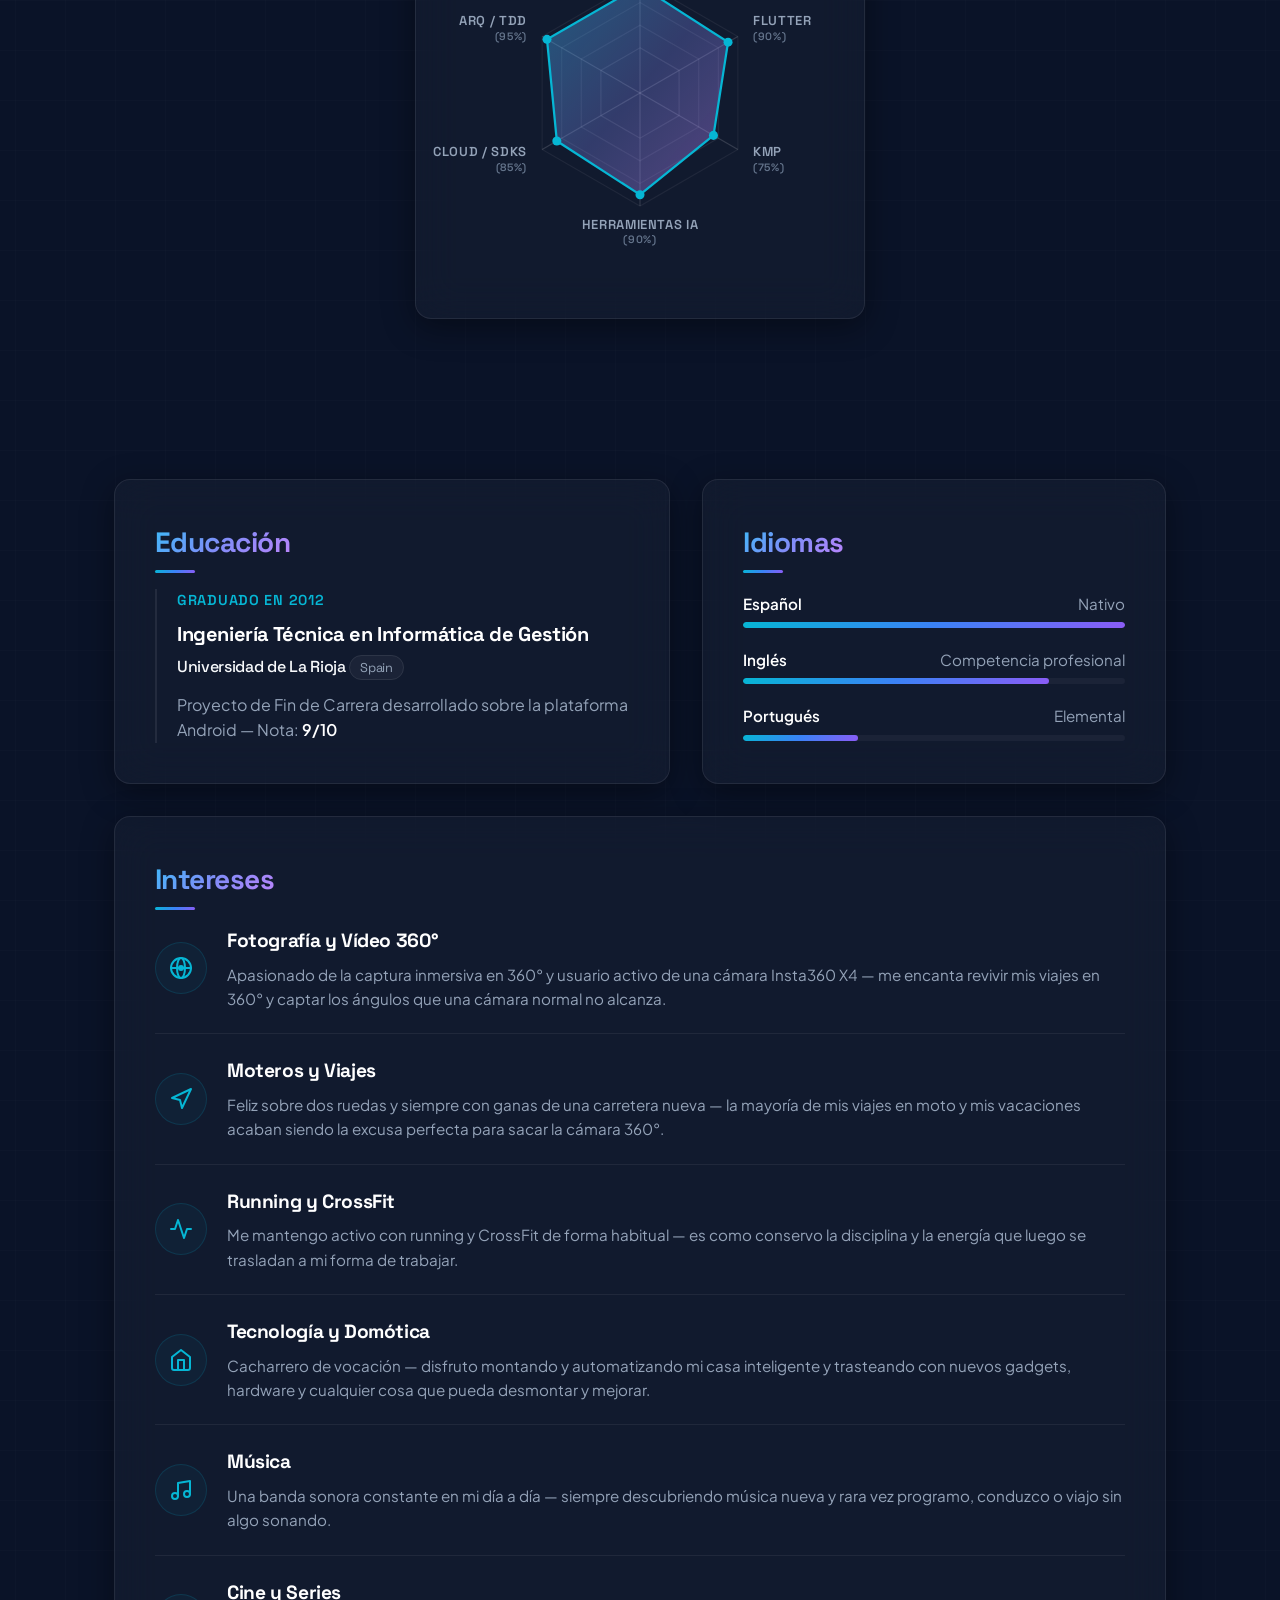
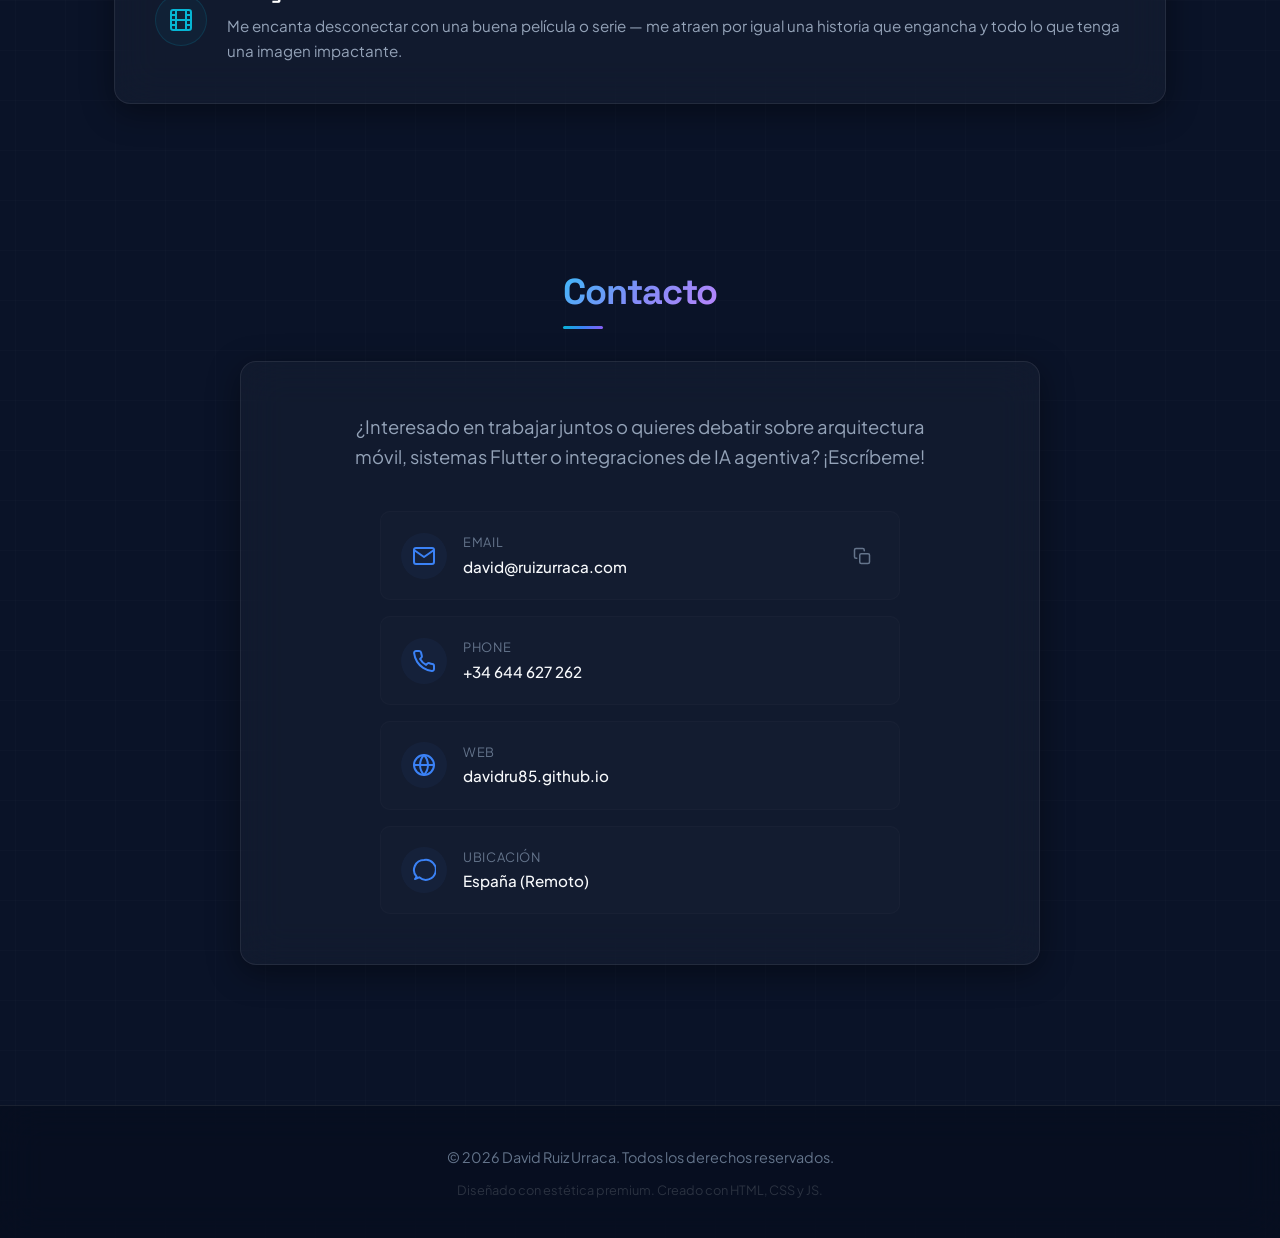
<file: es.html>
<!DOCTYPE html>
<html lang="es">
<head>
  <meta charset="UTF-8"/>
  <meta name="viewport" content="width=device-width, initial-scale=1.0"/>
  <meta name="theme-color" content="#0A1328"/>
  <meta name="color-scheme" content="dark"/>
  
  <!-- SEO Meta Tags -->
  <title>David Ruiz Urraca | Ingeniero Móvil Senior — Arquitectura de SDKs y Plataforma</title>
  <meta name="description" content="Portafolio y CV de David Ruiz Urraca, Ingeniero Móvil Senior que construye sistemas móviles de producción desde 2015: aplicaciones y SDKs nativos de Android, productos Flutter y capas compartidas en Kotlin Multiplatform — desde los contratos de API hasta la ingeniería de releases."/>
  <meta name="keywords" content="David Ruiz Urraca, Ingeniero Movil Senior, Ingeniero de Plataforma Movil, SDK Android, Arquitectura de SDKs, Diseno de APIs, Ingenieria de releases, Desarrollador Android, Desarrollador Flutter, Kotlin Multiplatform, KMP, Jetpack Compose, Arquitecto Movil"/>
  <meta name="author" content="David Ruiz Urraca"/>
  
  <!-- Open Graph / Facebook -->
  <meta property="og:type" content="website"/>
  <meta property="og:url" content="https://davidru85.github.io/"/>
  <meta property="og:title" content="David Ruiz Urraca | Ingeniero Móvil Senior — Arquitectura de SDKs y Plataforma"/>
  <meta property="og:description" content="Sistemas móviles de producción desde 2015 — aplicaciones y SDKs de Android, Flutter y Kotlin Multiplatform. Propiedad de plataforma, de los contratos de API a la ingeniería de releases."/>
  <meta property="og:image" content="https://davidru85.github.io/assets/og/og_image.png"/>

  <!-- Twitter -->
  <meta property="twitter:card" content="summary_large_image"/>
  <meta property="twitter:url" content="https://davidru85.github.io/"/>
  <meta property="twitter:title" content="David Ruiz Urraca | Ingeniero Móvil Senior — Arquitectura de SDKs y Plataforma"/>
  <meta property="twitter:description" content="Sistemas móviles de producción desde 2015 — aplicaciones y SDKs de Android, Flutter y Kotlin Multiplatform."/>
  <meta property="twitter:image" content="https://davidru85.github.io/assets/og/og_image.png"/>

  <!-- Canonical + Favicon -->
  <link rel="canonical" href="https://davidru85.github.io/"/>
  <link rel="icon" href="data:image/svg+xml,%3Csvg xmlns='http://www.w3.org/2000/svg' viewBox='0 0 100 100'%3E%3Cdefs%3E%3ClinearGradient id='g' x1='0' y1='0' x2='1' y2='1'%3E%3Cstop offset='0' stop-color='%2338BDF8'/%3E%3Cstop offset='0.5' stop-color='%23818CF8'/%3E%3Cstop offset='1' stop-color='%23C084FC'/%3E%3C/linearGradient%3E%3C/defs%3E%3Crect width='100' height='100' rx='22' fill='%230A1328'/%3E%3Ctext x='50' y='68' font-family='Space Grotesk, Arial, sans-serif' font-size='44' font-weight='700' text-anchor='middle' fill='url(%23g)'%3EDRU%3C/text%3E%3C/svg%3E"/>

  <!-- Fonts -->
  <link rel="preconnect" href="https://fonts.googleapis.com"/>
  <link rel="preconnect" href="https://fonts.gstatic.com" crossorigin/>
  <link href="https://fonts.googleapis.com/css2?family=Space+Grotesk:wght@300..700&amp;family=Plus+Jakarta+Sans:wght@300..700&amp;display=swap" rel="stylesheet"/>
  
  <!-- Main Stylesheet -->
  <link rel="stylesheet" href="style.css"/>

  <!-- Structured Data (Person) -->
  <script type="application/ld+json">
  {
    "@context": "https://schema.org",
    "@type": "Person",
    "name": "David Ruiz Urraca",
    "givenName": "David",
    "familyName": "Ruiz Urraca",
    "url": "https://davidru85.github.io/",
    "image": "https://davidru85.github.io/profile.png",
    "jobTitle": "Ingeniero Móvil Senior",
    "description": "Ingeniero Móvil Senior que construye sistemas móviles de producción desde 2015 en aplicaciones Android nativas, SDKs de Android, productos Flutter y capas compartidas en Kotlin Multiplatform — con propiedad de la arquitectura, los contratos de API y SDK, la privacidad y el consentimiento, el testing, el CI/CD y la ingeniería de releases.",
    "email": "mailto:david@ruizurraca.com",
    "telephone": "+34 644 627 262",
    "address": {
      "@type": "PostalAddress",
      "addressCountry": "ES"
    },
    "knowsLanguage": ["es", "en", "pt"],
    "knowsAbout": [
      "Mobile Platform Engineering", "SDK Architecture", "Android SDK Development", "API Design", "Backward Compatibility", "Release Engineering", "Maven Publish", "Gradle Convention Plugins",
      "Android", "Kotlin", "Jetpack Compose", "Flutter", "Dart",
      "Kotlin Multiplatform", "Compose Multiplatform", "SwiftUI", "Swift", "iOS", "Liquid Glass", "Ktor Multiplatform", "SQLDelight", "React Native", "JavaScript", "TypeScript",
      "BLoC", "Riverpod", "Clean Architecture", "MVVM", "MVI", "Coroutines", "Flow",
      "Jetpack Hilt", "Dagger 2", "Retrofit", "Ktor", "GraphQL", "Room", "WorkManager",
      "Android TV", "Health Connect API", "AICore", "Gemini Nano", "On-device AI", "Cloud AI", "On-device TTS", "On-device STT", "Material Design", "Material 3 Expressive", "Accessibility",
      "Baseline Profiles", "Macrobenchmark", "App Startup Optimization",
      "Test-Driven Development", "Screenshot Testing", "API Design", "Privacy Sandbox", "GDPR",
      "Firebase", "Firestore", "App Check", "In-App Purchases", "Flutter Web",
      "Claude Code", "Cursor", "Ollama", "Model Context Protocol",
      "GitHub Actions", "Gradle", "CI/CD"
    ],
    "alumniOf": {
      "@type": "CollegeOrUniversity",
      "name": "Universidad de La Rioja",
      "address": {
        "@type": "PostalAddress",
        "addressCountry": "ES"
      }
    },
    "hasOccupation": {
      "@type": "Occupation",
      "name": "Technical Lead",
      "occupationLocation": {
        "@type": "Country",
        "name": "Spain"
      },
      "skills": [
        "Flutter", "Dart", "BLoC", "Clean Architecture", "Firebase", "Firestore",
        "In-App Purchases", "TDD", "A/B Testing", "AI Engineering"
      ]
    },
    "sameAs": [
      "https://linkedin.com/in/davidru85",
      "https://github.com/davidru85",
      "https://exploraprado.com"
    ]
  }
  </script>
</head>
<body>
  <a href="#main-content" class="skip-link">Skip to content</a>
  
  <!-- Background Animated Gradient Orbs -->
  <div class="bg-orb-container" aria-hidden="true">
    <div class="bg-orb orb-1"></div>
    <div class="bg-orb orb-2"></div>
    <div class="bg-orb orb-3"></div>
  </div>

  <!-- Header Section -->
  <header id="main-header" class="glass-header">
    <div class="header-container">
      <a href="#hero" class="logo" id="header-logo">
        <span class="gradient-text">DRU</span>
      </a>
      <nav id="nav-menu" class="nav-links">
        <a href="#about" class="nav-item">Sobre mí</a>
        <a href="#experience" class="nav-item">Experiencia</a>
        <a href="#projects" class="nav-item">Proyectos</a>
        <a href="#skills" class="nav-item">Habilidades</a>
        <a href="#education" class="nav-item">Educación</a>
        <a href="CV David Ruiz Urraca.pdf" download class="nav-item btn-contact btn-cv">Descargar CV</a>
        <a href="#contact" class="nav-item btn-contact">Contact</a>
        
        <!-- Language Switcher -->
        <div class="lang-switch-container">
          <a href="index.html" class="lang-switch-btn" aria-label="Switch to English">EN</a>
          <span class="lang-switch-divider">|</span>
          <a href="es.html" class="lang-switch-btn active" aria-label="Cambiar a Español">ES</a>
        </div>
      </nav>
      <button type="button" class="mobile-menu-toggle" id="menu-toggle" aria-label="Toggle Navigation Menu">
        <span class="menu-bar"></span>
        <span class="menu-bar"></span>
        <span class="menu-bar"></span>
      </button>
    </div>
  </header>

  <main class="main-content" id="main-content">
    
    <!-- Hero Section -->
    <section id="hero" class="hero-section">
      <div class="hero-container">
        <div class="hero-avatar-wrapper">
          <div class="avatar-glow"></div>
          <img src="profile.png" alt="David Ruiz Urraca profile picture" class="hero-avatar" id="avatar-img"/>
        </div>
        <div class="hero-text">
          <div class="status-badge">
            <span class="status-dot"></span>
            <span>España · Disponible para trabajo 100% en remoto</span>
          </div>
          <h1 id="hero-title">DAVID RUIZ URRACA</h1>
          <h2 class="hero-subtitle">
            Ingeniero Móvil Senior / <span id="typing-text" class="gradient-text">Android Developer</span><span class="cursor">|</span>
          </h2>
          <p class="hero-lead">
            Construyo sistemas móviles de producción desde 2015: aplicaciones y SDKs nativos de Android, productos Flutter y capas compartidas en Kotlin Multiplatform. Asumo lo que convierte una app móvil en una plataforma: contratos de API y SDK, retrocompatibilidad, privacidad y consentimiento, testing, CI/CD e ingeniería de releases — con IA agentiva integrada en mi forma de entregar.
          </p>
          <div class="hero-actions">
            <a href="CV David Ruiz Urraca.pdf" download class="btn btn-primary" id="btn-download-pdf">
              <svg width="20" height="20" viewBox="0 0 24 24" fill="none" stroke="currentColor" stroke-width="2" stroke-linecap="round" stroke-linejoin="round" aria-hidden="true">
                <path d="M21 15v4a2 2 0 0 1-2 2H5a2 2 0 0 1-2-2v-4"></path>
                <polyline points="7 10 12 15 17 10"></polyline>
                <line x1="12" y1="15" x2="12" y2="3"></line>
              </svg>
              <span>Download CV</span>
            </a>
            <a href="#contact" class="btn btn-secondary" id="btn-hero-contact">Contacto</a>
          </div>
          <div class="social-links">
            <a href="https://linkedin.com/in/davidru85" target="_blank" rel="noopener noreferrer" aria-label="LinkedIn Profile">
              <svg width="24" height="24" viewBox="0 0 24 24" fill="none" stroke="currentColor" stroke-width="2" stroke-linecap="round" stroke-linejoin="round">
                <path d="M16 8a6 6 0 0 1 6 6v7h-4v-7a2 2 0 0 0-2-2 2 2 0 0 0-2 2v7h-4v-7a6 6 0 0 1 6-6z"></path>
                <rect x="2" y="9" width="4" height="12"></rect>
                <circle cx="4" cy="4" r="2"></circle>
              </svg>
            </a>
            <a href="https://github.com/davidru85" target="_blank" rel="noopener noreferrer" aria-label="GitHub Profile">
              <svg width="24" height="24" viewBox="0 0 24 24" fill="none" stroke="currentColor" stroke-width="2" stroke-linecap="round" stroke-linejoin="round">
                <path d="M9 19c-5 1.5-5-2.5-7-3m14 6v-3.87a3.37 3.37 0 0 0-.94-2.61c3.14-.35 6.44-1.54 6.44-7A5.44 5.44 0 0 0 20 4.77 5.07 5.07 0 0 0 19.91 1S18.73.65 16 2.48a13.38 13.38 0 0 0-7 0C6.27.65 5.09 1 5.09 1A5.07 5.07 0 0 0 5 4.77a5.44 5.44 0 0 0-1.5 3.78c0 5.42 3.3 6.61 6.44 7A3.37 3.37 0 0 0 9 18.13V22"></path>
              </svg>
            </a>
          </div>
        </div>
      </div>
    </section>

    <!-- About Section -->
    <section id="about" class="section-container scroll-offset">
      <h2 class="section-title"><span class="gradient-text">Perfil Profesional</span></h2>
      <div class="glass-card spotlight-card" id="about-card">
        <div class="profile-highlight">
          <p>
            Ingeniero Móvil Senior orientado a producto que construye <strong>sistemas móviles de producción desde 2015</strong>: aplicaciones Android nativas, <strong>SDKs de Android</strong>, productos <strong>Flutter</strong> y capas compartidas en <strong>Kotlin Multiplatform</strong>. Asumo la entrega de extremo a extremo: arquitectura, contratos de API y SDK, retrocompatibilidad, privacidad y consentimiento, testing, CI/CD, ingeniería de releases, analítica, pagos y experimentación.
          </p>
          <p>
            Como <strong>Android Product Engineer</strong> con <strong>Kotlin</strong> como lenguaje principal, me quedo a largo plazo allí donde trabajo — <strong>4,5 años en OLX Group</strong> y casi 2 años en Wegow — asumiendo funcionalidades desde la definición del problema con producto, diseño y QA hasta el lanzamiento, la medición y la iteración. Modernizo el <strong>código legacy</strong> de forma incremental sin frenar la entrega de producto, uso <strong>herramientas de IA con naturalidad en mi día a día</strong> y me siento cómodo proponiendo, cuestionando y defendiendo decisiones técnicas.
          </p>
          <p>
            En <strong>OLX Group</strong> fui propietario del <strong>SDK interno de Ads para Android</strong> en las verticales Horizontals, Real Estate y Motors, con decenas de millones de usuarios activos y compilaciones específicas por mercado. Lideré su arquitectura, ciclo de vida, publicación, estándares de integración y capacitación de los equipos integradores, elevando la cobertura de tests del SDK del <strong>14% al 70%</strong>.
          </p>
          <p>
            En <strong>Explora Prado</strong> soy el Technical Lead y único desarrollador de un producto Flutter en vivo para el Museo del Prado — un proyecto reconocido con una <em>Mención de Honor Art-Tech 2025</em> y seleccionado para el programa <em>Santander X Explorer 2026</em> — publicado en App Store y Google Play y en desarrollo activo.
          </p>
          <p>
            Mi trabajo de producto actual combina datos de salud con enfoque privacy-first, IA on-device, IA en la nube y arquitectura multiplataforma: una app de salud para Android construida sobre la <strong>Health Connect API</strong> y <strong>AICore</strong> de Android (Gemini Nano on-device), y dos proyectos públicos de portfolio en <strong>Kotlin Multiplatform</strong> para <strong>Android e iOS</strong>: <strong>carApp</strong>, un control de gastos del vehículo offline-first, y <strong>Multiverse Explorer</strong>, un cliente de la API de Rick and Morty. Ambos comparten dominio, datos y lógica de presentación, manteniendo la UI nativa con <strong>Jetpack Compose</strong> y <strong>SwiftUI</strong>; Multiverse Explorer sigue además <strong>Material 3 Expressive</strong> y <strong>Liquid Glass</strong>.
          </p>
          <p>
            Uso TDD (Desarrollo Guiado por Pruebas) y flujos de trabajo con IA generativa/agentiva como prácticas de ingeniería clave — <strong>Claude Code</strong>, <strong>Cursor</strong>, <strong>Codex</strong> y <strong>Ollama</strong> junto con paquetes de habilidades personalizados, bucles de comandos integrados en terminal, ciclos automáticos de prueba-depuración y patrones estructurados de <code>AGENTS.md</code> / <code>DESIGN.md</code> — para acelerar la implementación preservando reproducibilidad, disciplina de testing y calidad de ingeniería.
          </p>
        </div>
      </div>
    </section>

    <!-- Selected Impact Section -->
    <section id="impact" class="section-container scroll-offset">
      <h2 class="section-title"><span class="gradient-text">Impacto Destacado</span></h2>
      <div class="glass-card spotlight-card impact-card">
        <ul class="now-list">
          <li><strong>Propiedad de plataforma móvil:</strong> Asumí el ciclo de vida del SDK de Ads para Android en OLX Group — arquitectura, estrategia de API y versionado, retrocompatibilidad, privacidad y consentimiento, empaquetado AAR, publicación en Maven, documentación e integración con los equipos colaboradores.</li>
          <li><strong>Escala de producción:</strong> Di soporte a la monetización de tres verticales de consumo de OLX, cada una con compilaciones específicas por mercado y decenas de millones de usuarios activos.</li>
          <li><strong>Mejora de calidad:</strong> Elevé la cobertura de tests del SDK de Ads para Android del 14% al 70% con JUnit, MockK, Robolectric, Espresso, MockWebServer y JaCoCo, con Detekt y ktlint asegurando la calidad del código.</li>
          <li><strong>Entrega de producto de extremo a extremo:</strong> Construyo y opero toda la plataforma técnica de Explora Prado — apps Flutter para Android e iOS, servicios de Firebase, compras integradas, pipelines de publicación y releases en tienda.</li>
          <li><strong>Impacto técnico duradero:</strong> Lideré la reescritura desde cero en Kotlin/Dagger 2 del producto Android de Wegow; esa v2 sigue sustentando el producto de la empresa seis años después de mi salida.</li>
          <li><strong>Modernización del legacy sin frenar el producto:</strong> Reduje la deuda técnica de forma incremental en OLX — de XML a Jetpack Compose y de callbacks a Coroutines y Flow con cero regresiones — mientras la entrega de producto continuaba.</li>
          <li><strong>Ingeniería de producto con IA:</strong> Desarrollo un producto privacy-first sobre Health Connect que combina Gemini Nano/AICore on-device con IA en la nube, tratando los datos sensibles de salud de forma local-first.</li>
        </ul>
      </div>
    </section>

    <!-- Now Section -->
    <section id="now" class="section-container scroll-offset">
      <h2 class="section-title"><span class="gradient-text">Foco Actual (Ahora)</span></h2>
      <div class="glass-card spotlight-card now-card">
        <div class="now-grid">
          <div class="now-status">
            <span class="status-dot"></span>
            <strong>Foco Activo</strong>
          </div>
          <p class="now-lead">Esto es en lo que estoy enfocado ahora mismo, a mediados de 2026:</p>
          <ul class="now-list">
            <li>
              <strong>Explora Prado:</strong> Ya publicada en App Store y Google Play, y en desarrollo activo. Desarrollando nuevas funcionalidades, escalando y refactorizando la plataforma técnica de esta reconocida app en Flutter, optimizando pagos integrados en tiendas y dirigiendo toda la hoja de ruta técnica tras el lanzamiento.
            </li>
            <li>
              <strong>Multiplataforma (KMP y Flutter):</strong> Avanzando en Compose Multiplatform, código compartido cliente-servidor y arquitecturas Flutter escalables para maximizar la reutilización.
            </li>
            <li>
              <strong>React Native (JS/TS):</strong> Construyendo conocimiento práctico de React Native con JavaScript y TypeScript. No está al nivel de Kotlin o Dart, pero unido a mi experiencia en arquitectura de apps y a un flujo de trabajo asistido por IA, es suficiente para afrontar proyectos React Native y ser productivo en ellos con rapidez.
            </li>
            <li>
              <strong>Flujos guiados por IA:</strong> Integrando de forma continua bucles agentivos (Claude Code), servidores MCP (Model Context Protocol) personalizados y ciclos de prueba integrados en terminal en mi desarrollo móvil diario.
            </li>
          </ul>
        </div>
      </div>
    </section>

    <!-- Experience Section -->
    <section id="experience" class="section-container scroll-offset">
      <h2 class="section-title"><span class="gradient-text">Experiencia Profesional</span></h2>
      
      <div class="timeline">
        
        <!-- Experience 1: Explora Prado -->
        <article class="timeline-item glass-card spotlight-card">
          <div class="timeline-header">
            <span class="timeline-duration">Jan 2026 – Present</span>
            <h3 class="role-title">Technical Lead (Freelance)</h3>
            <h4 class="company-name">
              <a href="https://exploraprado.com" target="_blank" rel="noopener noreferrer">Explora Prado</a>
              <span class="location-badge">España (Remoto)</span>
            </h4>
          </div>
          <div class="timeline-body">
            <p class="role-desc">
              Reconocida app en Flutter que transforma la colección permanente del Museo del Prado en una experiencia digital autoguiada — recibió la <strong>Mención de Honor Art-Tech 2025</strong> y fue seleccionada para el programa <strong>Santander X Explorer 2026</strong>.
            </p>
            <ul class="role-bullets">
              <li>Asumo el producto de extremo a extremo como único desarrollador, desde la definición del problema hasta la arquitectura, la implementación, el pipeline de publicación y las versiones publicadas en <a href="https://apps.apple.com/app/id6758626429" target="_blank" rel="noopener noreferrer">App Store</a> y <a href="https://play.google.com/store/apps/details?id=com.explora.prado" target="_blank" rel="noopener noreferrer">Google Play</a>.</li>
              <li>Desarrollo integral de las aplicaciones de Android e iOS en Flutter/Dart con Arquitectura Limpia, BLoC y una estructura de datos por capas (DTO / Entidad / Modelo) respaldada por Firebase (Firestore, Storage, Authentication, Analytics, Crashlytics).</li>
              <li>Implementación de la plataforma de compras integradas en ambas tiendas (in_app_purchase), con verificación de compra y persistencia de derechos — una integración nativa compleja en Android e iOS, con los productos activos en ambas tiendas.</li>
              <li>Implementación de las especificaciones de diseño de Figma y localización dinámica (español e inglés disponibles, con italiano, francés y portugués planificados) e interfaz adaptativa para una experiencia de museo rica en contenido, con assets SVG y tipografía personalizada. Además, desarrollo del back office interno de administración de contenidos en <strong>Flutter Web</strong>, una herramienta de uso exclusivamente interno sin acceso para usuarios finales.</li>
              <li>Desarrollo de trivias interactivas, guías multimedia, flujos de pago y sincronización offline aplicando TDD para sustentar la fiabilidad de la aplicación.</li>
              <li>Ejecución de tests A/B con Firebase en onboarding, presentación de contenidos y flujos de conversión.</li>
              <li>Escalo la entrega en solitario mediante un flujo IA-first con <strong>Claude Code</strong> y <strong>Cursor</strong>, paquetes de habilidades personalizados, bucles de comandos integrados en terminal, ciclos automáticos de prueba-depuración y patrones estructurados de <code>AGENTS.md</code> / <code>DESIGN.md</code>.</li>
            </ul>
            <div class="tech-tags">
              <span>Flutter</span>
              <span>Dart</span>
              <span>BLoC</span>
              <span>Firebase</span>
              <span>Firestore</span>
              <span>In-App Purchases</span>
              <span>Clean Architecture</span>
              <span>TDD</span>
              <span>A/B Testing</span>
              <span>AI Engineering</span>
            </div>
          </div>
        </article>

        <!-- Experience 2: OLX / Letgo -->
        <article class="timeline-item glass-card spotlight-card">
          <div class="timeline-header">
            <span class="timeline-duration">Jun 2021 – Jan 2026</span>
            <h3 class="role-title">Senior Android Engineer</h3>
            <h4 class="company-name">OLX / Letgo <span class="location-badge">Barcelona (Remoto)</span></h4>
          </div>
          <div class="timeline-body">
            <p class="role-desc">
              Ingeniería de plataforma Android durante 4,5 años en un marketplace global con operaciones en Polonia, Portugal, Turquía, Ucrania, Rumanía, India, Indonesia, Sudamérica y otros mercados.
            </p>
            <ul class="role-bullets">
              <li>Propiedad del SDK interno de Ads para Android como plataforma móvil, impulsando la monetización en las verticales Horizontals, Real Estate y Motors de OLX. Cada vertical publicaba compilaciones específicas por mercado con decenas de millones de usuarios activos, integrando la demanda publicitaria principalmente a través de Google Ad Manager junto con SDKs adicionales de ad-networks de terceros.</li>
              <li>Líder técnico del SDK y único ingeniero Android durante la mayor parte de su ciclo de vida, liderando un equipo Android ampliado temporalmente en periodos de mayor carga.</li>
              <li>Diseño de la frontera de módulos api/impl para aislar dependencias, hacer las integraciones de los equipos colaboradores más seguras y predecibles y mejorar el rendimiento del build; estandaricé el build con convention plugins de Gradle, version catalogs y composite builds.</li>
              <li>Liderazgo en decisiones de privacidad en el SDK: gestión de estados de consentimiento (IAB TCF, Google UMP), seguimiento delimitado, GDPR y tecnologías de Android Privacy Sandbox (Topics API, Protected Audience, Attribution Reporting).</li>
              <li>Reducción incremental de la deuda técnica sin detener la entrega de producto: migración de vistas clave del SDK de XML a Jetpack Compose y de asincronía basada en callbacks a Kotlin Coroutines y Flow con cero regresiones, garantizando retrocompatibilidad para los equipos colaboradores.</li>
              <li>Aplicación de Baseline Profiles y Macrobenchmark para mejorar el arranque y reducir el jank en las pantallas críticas que integran el SDK.</li>
              <li>Uso de TDD y testing automatizado (JUnit, MockK, Robolectric, Espresso, MockWebServer) para el diseño de las APIs del SDK — elevé la cobertura de tests del 14% al 70%, con Detekt y ktlint asegurando la calidad del código.</li>
              <li>Gestión completa del ciclo de vida del SDK: versionado y empaquetado AAR, distribución con Maven Publish a Artifactory (JFrog) y Maven Central, documentación de integración y capacitación de los equipos colaboradores.</li>
              <li>Contribuciones en código de características en las aplicaciones consumidoras, reforzando la integración del SDK desde la perspectiva del cliente.</li>
              <li>Colaboración estrecha con equipos internacionales en las oficinas de OLX en Estambul, Nueva Delhi, Poznań y Lisboa — coordinando integración y entregas entre husos horarios y mercados.</li>
              <li>Coordinación con el equipo de iOS SDK para sincronizar diseños de API, esquemas de telemetría y ciclos de lanzamiento, unificando estándares de integración.</li>
              <li>Cuestioné el parcheo recurrente de bugs y propuse un contrato de integración explícito, con trade-offs documentados, para los equipos colaboradores.</li>
              <li>Alineé a producto, diseño, backend y QA durante la fusión de dos apps de OLX para India e Indonesia, con un plan por fases y comunicación clara.</li>
              <li>Integración de APIs basadas en GraphQL para la obtención de datos en el trabajo de características de las apps de consumo.</li>
              <li>Aquí escribí mi primer código en Flutter, desarrollando características multiplataforma junto al trabajo nativo en Android — base que más tarde profundicé en Explora Prado.</li>
              <li>Integración de analíticas y seguimiento (Amplitude, CleverTap, Google Analytics, Crashlytics) con los eventos desacoplados tras abstracciones de provider; ejecución de tests A/B para validar ubicaciones, formatos de anuncios y cambios del SDK frente a métricas de monetización y engagement.</li>
            </ul>
            <div class="tech-tags">
              <span>Android SDK</span>
              <span>SDK Architecture</span>
              <span>Release Engineering</span>
              <span>Kotlin</span>
              <span>Jetpack Compose</span>
              <span>Coroutines &amp; Flow</span>
              <span>GraphQL</span>
              <span>Flutter</span>
              <span>TDD</span>
              <span>API Design</span>
              <span>Privacy Sandbox</span>
              <span>GDPR</span>
              <span>Analytics</span>
              <span>A/B Testing</span>
              <span>Baseline Profiles</span>
            </div>
          </div>
        </article>

        <!-- Experience 3: Wegow -->
        <article class="timeline-item glass-card spotlight-card">
          <div class="timeline-header">
            <span class="timeline-duration">Sep 2019 – Jun 2021</span>
            <h3 class="role-title">Desarrollador Android Senior</h3>
            <h4 class="company-name">Wegow <span class="location-badge">Madrid (Remoto)</span></h4>
          </div>
          <div class="timeline-body">
            <p class="role-desc">
              Plataforma de descubrimiento de eventos de música en directo y venta de entradas. Entré como único desarrollador Android de la empresa y asumí la aplicación de extremo a extremo: arquitectura, entrega de funcionalidades y estabilidad en producción.
            </p>
            <ul class="role-bullets">
              <li>Heredé una base de código legacy en Java con librerías obsoletas (Dagger 1); la estabilicé y entregué nuevas funcionalidades durante una fase inicial de soporte.</li>
              <li>Lideré y construí una reescritura desde cero ("v2") en Kotlin con Dagger 2 sobre MVVM / Arquitectura Limpia, reemplazando la app legacy de Java/Dagger 1 y manteniendo en producción la versión antigua durante la transición — una base que sigue sustentando el producto de la empresa hoy, 6 años después de mi salida.</li>
              <li>Desarrollo con Room, LiveData, ViewModels y Coroutines, con Glide para la carga de imágenes y Firebase para notificaciones push, analítica y Crashlytics.</li>
              <li>Integración de las pasarelas de pago Stripe y Redsys para la compra de entradas y del Google Maps SDK para el descubrimiento de eventos y la geolocalización de recintos.</li>
              <li>Adopción de TDD como práctica central para garantizar alta fiabilidad y un código libre de regresiones durante la reescritura.</li>
              <li>Coordinación directa con el desarrollador de iOS para alinear contratos de API, analíticas y lanzamientos, unificando el comportamiento del producto en ambas plataformas.</li>
            </ul>
            <div class="tech-tags">
              <span>Kotlin</span>
              <span>MVVM</span>
              <span>Dagger 2</span>
              <span>Room</span>
              <span>Stripe</span>
              <span>Redsys</span>
              <span>Google Maps</span>
              <span>Clean Architecture</span>
              <span>TDD</span>
              <span>A/B Testing</span>
            </div>
          </div>
        </article>

        <!-- Collapsible Older Experiences Button -->
        <div class="collapse-trigger-container">
          <button type="button" id="toggle-older-exp" class="btn btn-secondary btn-collapse">
            <span>Mostrar experiencia anterior</span>
            <svg width="16" height="16" viewBox="0 0 24 24" fill="none" stroke="currentColor" stroke-width="2" stroke-linecap="round" stroke-linejoin="round" class="arrow-icon">
              <polyline points="6 9 12 15 18 9"></polyline>
            </svg>
          </button>
        </div>

        <div id="older-experiences" class="collapsed-experience">
          
          <!-- Experience 4: Instantgo -->
          <article class="timeline-item glass-card spotlight-card older-exp-item">
            <div class="timeline-header">
              <span class="timeline-duration">Jul 2018 – Sep 2019</span>
              <h3 class="role-title">Desarrollador Android</h3>
              <h4 class="company-name">Instantgo <span class="location-badge">Madrid (Remoto)</span></h4>
            </div>
            <div class="timeline-body">
              <p class="role-desc">
                Marketplace de servicios bajo demanda donde profesionales independientes ofrecían sesiones de pago por tarifa horaria — la mayoría online mediante videollamada 1:1, con soporte también para servicios presenciales. Base de usuarios concentrada en California, disponible en numerosos países.
              </p>
              <ul class="role-bullets">
                <li>Creé la app de Android desde cero y la llevé a paridad de funcionalidades con la app de iOS existente.</li>
                <li>Integré las videollamadas 1:1 de pago con Twilio, gestionando el ciclo de vida de la sesión y la conexión.</li>
                <li>Implementé el flujo de pago in-app con Stripe para la reserva de sesiones de pago.</li>
                <li>Integré el ecosistema Firebase (Authentication, push, analítica, Crashlytics, Realtime Database, Storage, Cloud Functions y App Distribution para la distribución de builds) con Dagger 2 para la inyección de dependencias.</li>
                <li>Único desarrollador Android: construí la app desde cero con plena autonomía técnica en un entorno de startup ágil, usando Kotlin + MVVM / Arquitectura Limpia con Retrofit, Room, LiveData y Glide.</li>
              </ul>
              <div class="tech-tags">
                <span>Kotlin</span>
                <span>MVVM</span>
                <span>Clean Architecture</span>
                <span>Dagger 2</span>
                <span>Firebase</span>
                <span>Twilio</span>
                <span>Stripe</span>
                <span>Retrofit</span>
                <span>Room</span>
                <span>A/B Testing</span>
              </div>
            </div>
          </article>

          <!-- Experience 5: Earlier roles (consulting and agency projects) -->
          <article class="timeline-item glass-card spotlight-card older-exp-item">
            <div class="timeline-header">
              <span class="timeline-duration">Sep 2015 – Jul 2018</span>
              <h3 class="role-title">Desarrollador Android</h3>
              <h4 class="company-name">Etapa anterior: proyectos de consultoría y agencia <span class="location-badge">Madrid</span></h4>
            </div>
            <div class="timeline-body">
              <p class="role-desc">
                Aplicaciones Android nativas para clientes corporativos, del sector bancario, retail, transporte y sector público dentro de proyectos de consultoría y agencia: Telefónica (Movistar TV), UXSmobile (Evo Banco), Mobile One2One (Carrefour, Alsa, Iberostar, Baleària, Meliá) y AvantGarde IT Services (Indra, DGT, Atenzia, Brightstar).
              </p>
              <ul class="role-bullets">
                <li>Android TV para Movistar TV (Telefónica): navegación D-pad y componentes de UI Leanback, reproducción con ExoPlayer y componentes JavaScript personalizados, en un equipo Scrum aplicando MVP y Kotlin.</li>
                <li>Sector bancario (Evo Banco): nuevos módulos para la app BMI con Arquitectura Limpia + MVP en Kotlin, integraciones REST seguras con Retrofit y persistencia local con Room, bajo estándares de calidad y seguridad propios del sector bancario.</li>
                <li>Clientes de retail, transporte y hostelería: funcionalidades de punta a punta con MVP / Arquitectura Limpia, principalmente en Java y dando mis primeros pasos con Kotlin, con APIs REST (Retrofit), persistencia offline (Realm) y diseños de UI personalizados, adaptándome a requisitos y bases de código distintas según cada cliente dentro de un modelo de entrega de agencia.</li>
                <li>Clientes del sector público y corporativo: apps Android de cara a cliente en Java con AsyncTasks, Retrofit, ButterKnife, EventBus, una de las primeras versiones de Dagger e interfaces en XML, participando en todo el ciclo de vida de las funcionalidades.</li>
                <li>Evolución de Java y AsyncTasks a Kotlin, Arquitectura Limpia y MVP.</li>
              </ul>
              <div class="tech-tags">
                <span>Java</span>
                <span>Kotlin</span>
                <span>XML</span>
                <span>Android TV</span>
                <span>Leanback UI</span>
                <span>ExoPlayer</span>
                <span>MVP</span>
                <span>Clean Architecture</span>
                <span>Retrofit</span>
                <span>Room</span>
                <span>Realm</span>
                <span>AsyncTasks</span>
                <span>ButterKnife</span>
                <span>EventBus</span>
                <span>Dagger</span>
                <span>Scrum</span>
                <span>Enterprise Apps</span>
              </div>
            </div>
          </article>
        </div>

      </div>
    </section>

    <!-- Projects / Apps Section -->
    <!--
      ============================================================
      NOTE (David): the two in-development side projects still use gradient
      placeholder thumbs. To give one a real screenshot, drop an image in
      screenshots/ and replace its <div class="project-thumb">…</div> block with:
        <img src="screenshots/your-app.png" alt="App name" class="project-thumb-img"/>
      Shipped apps (Explora Prado, Wegow) link straight to their live store
      listings — never add download or rating figures unless they are real.
      Per-card accent is set by the project-card--{cyan,purple,green} class.
      ============================================================
    -->
    <section id="projects" class="section-container scroll-offset">
      <h2 class="section-title"><span class="gradient-text">Proyectos Destacados</span></h2>
      <p class="section-lead">Una selección de proyectos donde lideré la arquitectura de principio a fin.</p>
      <div class="projects-grid">

        <!-- Explora Prado -->
        <article class="glass-card spotlight-card project-card project-card--cyan">
          <div class="project-thumb" aria-hidden="true">
            <img src="screenshots/explora_prado.png" alt="Explora Prado App Screen" class="project-thumb-img"/>
            <span class="project-ribbon">Art-Tech 2025 · Santander X 2026</span>
            <span class="project-thumb-platform">Flutter · iOS / Android</span>
          </div>
          <div class="project-body">
            <span class="project-meta">Technical Lead (Freelance) · 2026–presente</span>
            <h3 class="project-title">Explora Prado</h3>
            <p class="project-desc">
              Una guía digital interactiva para el Museo del Prado que transforma la colección permanente en una experiencia autoguiada con trivias y multimedia. Único desarrollador y responsable técnico: desde la arquitectura y compras integradas hasta la publicación en la App Store y Google Play.
            </p>
            <div class="project-metrics">
              <span class="project-metric"><strong>2</strong>plataformas</span>
            </div>
            <div class="tech-tags">
              <span>Flutter</span>
              <span>BLoC</span>
              <span>Firebase</span>
              <span>In-App Purchases</span>
              <span>TDD</span>
            </div>
            <div class="project-links">
              <a href="https://exploraprado.com" target="_blank" rel="noopener noreferrer" class="project-link">Website ↗</a>
              <a href="https://apps.apple.com/app/id6758626429" target="_blank" rel="noopener noreferrer" class="project-link">App Store ↗</a>
              <a href="https://play.google.com/store/apps/details?id=com.explora.prado" target="_blank" rel="noopener noreferrer" class="project-link" title="App Android en Google Play">Google Play ↗</a>
            </div>
          </div>
        </article>

        <!-- Personal Health App -->
        <article class="glass-card spotlight-card project-card project-card--cyan">
          <div class="project-thumb project-thumb--placeholder" aria-hidden="true" style="background:linear-gradient(135deg,#0ea5e9,#14b8a6);display:flex;align-items:center;justify-content:center;font-size:3.5rem;">
            🫀
            <span class="project-ribbon">En desarrollo</span>
            <span class="project-thumb-platform">Android · Health Connect</span>
          </div>
          <div class="project-body">
            <span class="project-meta">Proyecto personal · 2026</span>
            <h3 class="project-title">App de Salud e IA</h3>
            <p class="project-desc">
              Una app de Android centrada en la privacidad y construida sobre la <strong>Health Connect API</strong> que
              agrega datos de salud personales en métricas útiles y combina <strong>IA on-device</strong> (AICore / Gemini
              Nano) con <strong>IA en la nube</strong> para ayudar a los usuarios a entender y mejorar su salud. Local-first
              por diseño: los datos sensibles se procesan en el dispositivo siempre que es posible.
            </p>
            <div class="project-metrics">
              <span class="project-metric"><strong>Local-first</strong>privacidad</span>
              <span class="project-metric"><strong>On-device + nube</strong>IA</span>
            </div>
            <div class="tech-tags">
              <span>Android</span>
              <span>Health Connect</span>
              <span>AICore (Gemini Nano)</span>
              <span>IA en la nube</span>
              <span>IA on-device</span>
            </div>
            <div class="project-links">
              <span class="project-link project-link--note">Proyecto personal · en desarrollo</span>
            </div>
          </div>
        </article>

        <!-- carApp (KMP) -->
        <article class="glass-card spotlight-card project-card project-card--cyan">
          <div class="project-thumb project-thumb--placeholder" aria-hidden="true" style="background:linear-gradient(135deg,#6366f1,#8b5cf6);display:flex;align-items:center;justify-content:center;font-size:3.5rem;">
            🚗
            <span class="project-ribbon">En desarrollo</span>
            <span class="project-thumb-platform">KMP · Android + iOS</span>
          </div>
          <div class="project-body">
            <span class="project-meta">Proyecto personal · 2026</span>
            <h3 class="project-title">carApp — Control de gastos del vehículo</h3>
            <p class="project-desc">
              Una app multiplataforma para <strong>Android e iOS</strong> para controlar los gastos del vehículo,
              desarrollada como proyecto público de portfolio con un MVP offline-first centrado en el combustible.
              <strong>Kotlin Multiplatform</strong> comparte el dominio, los datos, la sincronización y la lógica de
              presentación, manteniendo la UI nativa con <strong>Jetpack Compose</strong> y <strong>SwiftUI</strong>.
              Cubre gestión de vehículos, historial de repostajes y consumos reales (método full-to-full y medias
              ponderadas por distancia), con persistencia local en <strong>SQLDelight</strong>, copia y recuperación en
              Firebase/Firestore, TDD, verificaciones de arquitectura y contratos, y CI protegida con GitHub Actions.
            </p>
            <div class="project-metrics">
              <span class="project-metric"><strong>Android + iOS</strong>KMP compartido</span>
              <span class="project-metric"><strong>UI nativa</strong>Compose + SwiftUI</span>
              <span class="project-metric"><strong>Offline-first</strong>SQLDelight</span>
            </div>
            <div class="tech-tags">
              <span>Kotlin Multiplatform</span>
              <span>Jetpack Compose</span>
              <span>SwiftUI</span>
              <span>SQLDelight</span>
              <span>Firebase / Firestore</span>
              <span>GitHub Actions</span>
            </div>
            <div class="project-links">
              <a href="https://github.com/davidru85/carApp" target="_blank" rel="noopener noreferrer" class="project-link" title="Código fuente de carApp en GitHub">GitHub ↗</a>
              <span class="project-link project-link--note">Proyecto personal · en desarrollo</span>
            </div>
          </div>
        </article>

        <!-- Multiverse Explorer (KMP) -->
        <article class="glass-card spotlight-card project-card project-card--cyan">
          <div class="project-thumb" aria-hidden="true">
            <img src="screenshots/multiverse_explorer.jpg" alt="Multiverse Explorer en Android (Material 3 Expressive) e iOS (Liquid Glass)" class="project-thumb-img"/>
            <span class="project-thumb-platform">KMP · Android + iOS</span>
          </div>
          <div class="project-body">
            <span class="project-meta">Proyecto personal · 2026</span>
            <h3 class="project-title">Multiverse Explorer — Cliente de la API de Rick and Morty</h3>
            <p class="project-desc">
              Un núcleo compartido en <strong>Kotlin Multiplatform</strong> detrás de dos interfaces totalmente nativas que
              siguen las guías de diseño de cada plataforma: <strong>Jetpack Compose con Material 3 Expressive</strong> en
              Android y <strong>SwiftUI con Liquid Glass</strong> en iOS. 13 módulos con Clean Architecture, REST y GraphQL
              sobre Ktor, caché preparada para funcionar offline, tokens de diseño de Figma verificados por tests y
              accesibilidad de serie.
            </p>
            <div class="project-metrics">
              <span class="project-metric"><strong>1.550+</strong>tests automatizados</span>
              <span class="project-metric"><strong>13</strong>módulos Gradle</span>
              <span class="project-metric"><strong>REST + GraphQL</strong>Ktor</span>
            </div>
            <div class="tech-tags">
              <span>Kotlin Multiplatform</span>
              <span>Jetpack Compose</span>
              <span>Material 3 Expressive</span>
              <span>SwiftUI</span>
              <span>Liquid Glass</span>
              <span>Ktor</span>
              <span>Tests de capturas</span>
              <span>GitHub Actions</span>
            </div>
            <div class="project-links">
              <a href="https://github.com/davidru85/RickAndMorty" target="_blank" rel="noopener noreferrer" class="project-link" title="Código fuente de Multiverse Explorer en GitHub">GitHub ↗</a>
              <span class="project-link project-link--note">Proyecto personal</span>
            </div>
          </div>
        </article>

        <!-- OLX Ads SDK -->
        <article class="glass-card spotlight-card project-card project-card--purple">
          <div class="project-thumb" aria-hidden="true">
            <img src="screenshots/olx_ads_sdk.png" alt="OLX Ads SDK Diagram" class="project-thumb-img"/>
            <span class="project-thumb-platform">Android · Kotlin Library</span>
          </div>
          <div class="project-body">
            <span class="project-meta">Senior Android Engineer · 2021–26</span>
            <h3 class="project-title">Internal Ads SDK</h3>
            <p class="project-desc">
              Un SDK interno de monetización que diseñé y lideré de extremo a extremo, sirviendo publicidad en las tres verticales de consumo de OLX (Horizontals, Real Estate y Motors) usadas por decenas de millones. Límites estrictos de api/impl, cumplimiento GDPR y un pipeline TDD que elevó la cobertura del 14% al 70%.
            </p>
            <div class="project-metrics">
              <span class="project-metric"><strong>10M+</strong>usuarios alcanzados</span>
              <span class="project-metric"><strong>3</strong>verticales</span>
              <span class="project-metric"><strong>14→70%</strong>cobertura de tests</span>
            </div>
            <div class="tech-tags">
              <span>Android SDK</span>
              <span>Jetpack Compose</span>
              <span>Coroutines &amp; Flow</span>
              <span>GDPR</span>
              <span>API Design</span>
            </div>
            <div class="project-links">
              <span class="project-link project-link--note">Propietario · interno</span>
            </div>
          </div>
        </article>

        <!-- Wegow -->
        <article class="glass-card spotlight-card project-card project-card--green">
          <div class="project-thumb" aria-hidden="true">
            <img src="screenshots/wegow.jpg" alt="Wegow App Screenshot" class="project-thumb-img"/>
            <span class="project-thumb-platform">Android · Kotlin</span>
          </div>
          <div class="project-body">
            <span class="project-meta">Único Ingeniero Android · 2019–21</span>
            <h3 class="project-title">Wegow</h3>
            <p class="project-desc">
              App de descubrimiento de conciertos y compra de entradas que reconstruí desde cero, reemplazando el legacy de Java/Dagger 1 por una "v2" en Kotlin con MVVM / Arquitectura Limpia e integrando pagos de entradas (Stripe y Redsys) y descubrimiento de eventos por geolocalización.
            </p>
            <div class="project-metrics">
              <span class="project-metric"><strong>v2</strong>aún en producción</span>
              <span class="project-metric"><strong>100%</strong>reescrito a Kotlin</span>
            </div>
            <div class="tech-tags">
              <span>Kotlin</span>
              <span>MVVM</span>
              <span>Dagger 2</span>
              <span>Payments</span>
              <span>Google Maps</span>
              <span>TDD</span>
            </div>
            <div class="project-links">
              <a href="https://play.google.com/store/apps/details?id=com.wegow.wegow" target="_blank" rel="noopener noreferrer" class="project-link">Google Play ↗</a>
            </div>
          </div>
        </article>

      </div>
    </section>

    <!-- Testimonials Section -->
    <section id="testimonials" class="section-container scroll-offset" style="display: none;">
      <h2 class="section-title"><span class="gradient-text">Opiniones</span></h2>
      <p class="section-lead">Comentarios de líderes técnicos, gestores de producto y colaboradores.</p>
      <div class="testimonials-grid">
        
        <!-- Testimonial 1 (OLX/Letgo) -->
        <article class="glass-card spotlight-card testimonial-card">
          <div class="testimonial-stars" aria-label="5 stars rating">★★★★★</div>
          <blockquote class="testimonial-quote">
            "David es un ingeniero excepcional que por sí solo estructuró nuestro SDK de anuncios. Su compromiso con la Arquitectura Limpia y TDD nos permitió lanzar actualizaciones para decenas de millones de usuarios con cero regresiones de integración. Un gran defensor de la ergonomía para desarrolladores."
          </blockquote>
          <div class="testimonial-author">
            <div class="author-info">
              <strong class="author-name">Líder Técnico</strong>
              <span class="author-company">OLX Group</span>
            </div>
          </div>
        </article>

        <!-- Testimonial 2 (Explora Prado) -->
        <article class="glass-card spotlight-card testimonial-card">
          <div class="testimonial-stars" aria-label="5 stars rating">★★★★★</div>
          <blockquote class="testimonial-quote">
            "Trabajar con David en Explora Prado ha sido increíble. Como desarrollador único, su productividad es insuperable. Dominando flujos de IA agentivos junto con TDD estricto, diseñó, construyó y publicó una app multiplataforma galardonada en tiempo récord. Excelente comunicación y arquitectura."
          </blockquote>
          <div class="testimonial-author">
            <div class="author-info">
              <strong class="author-name">Gestor de Producto</strong>
              <span class="author-company">Explora Prado</span>
            </div>
          </div>
        </article>

      </div>
    </section>

    <!-- Skills Section -->
    <section id="skills" class="section-container scroll-offset">
      <h2 class="section-title"><span class="gradient-text">Habilidades Técnicas</span></h2>

      <!-- Skills Grid (Categories) -->
      <div class="skills-grid-wrapper">
          <div class="skills-grid">
            
            <!-- Languages -->
            <div class="glass-card spotlight-card skill-category-card">
              <h3 class="skill-category-title">Lenguajes</h3>
              <div class="skill-tags">
                <span class="skill-badge highlight">Kotlin</span>
                <span class="skill-badge highlight">Dart</span>
                <span class="skill-badge">Java</span>
                <span class="skill-badge">Swift (nivel familiar)</span>
                <span class="skill-badge">TypeScript</span>
                <span class="skill-badge">JavaScript</span>
                <span class="skill-badge">SQL</span>
                <span class="skill-badge">XML</span>
                <span class="skill-badge">JSON</span>
              </div>
            </div>

            <!-- Android -->
            <div class="glass-card spotlight-card skill-category-card">
              <h3 class="skill-category-title">Stack Android</h3>
              <div class="skill-tags">
                <span class="skill-badge highlight">Jetpack Compose</span>
                <span class="skill-badge highlight">Coroutines &amp; Flow</span>
                <span class="skill-badge">Clean Architecture</span>
                <span class="skill-badge">MVVM / MVI</span>
                <span class="skill-badge">RxJava</span>
                <span class="skill-badge">EventBus (legacy)</span>
                <span class="skill-badge">Hilt / Dagger 2</span>
                <span class="skill-badge">Koin</span>
                <span class="skill-badge">Retrofit / Ktor</span>
                <span class="skill-badge">Coil</span>
                <span class="skill-badge">Jackson</span>
                <span class="skill-badge">Room</span>
                <span class="skill-badge">DataStore</span>
                <span class="skill-badge">WorkManager</span>
                <span class="skill-badge">Timber</span>
                <span class="skill-badge">Baseline Profiles</span>
                <span class="skill-badge">Macrobenchmark</span>
                <span class="skill-badge">JUnit / MockK</span>
                <span class="skill-badge">GitHub Actions</span>
                <span class="skill-badge">Android TV</span>
                <span class="skill-badge">Health Connect API</span>
                <span class="skill-badge">AICore (Gemini Nano)</span>
                <span class="skill-badge">TTS / STT on-device</span>
                <span class="skill-badge">Material Design</span>
                <span class="skill-badge">Material 3 Expressive</span>
                <span class="skill-badge">Accesibilidad</span>
                <span class="skill-badge">Arquitectura multimódulo</span>
                <span class="skill-badge">Sistemas de diseño y design tokens</span>
                <span class="skill-badge">Glide</span>
              </div>
            </div>

            <!-- Flutter -->
            <div class="glass-card spotlight-card skill-category-card">
              <h3 class="skill-category-title">Stack Flutter</h3>
              <div class="skill-tags">
                <span class="skill-badge highlight">BLoC</span>
                <span class="skill-badge">Riverpod</span>
                <span class="skill-badge">Clean Architecture</span>
                <span class="skill-badge">in_app_purchase</span>
                <span class="skill-badge">Firebase / Firestore</span>
                <span class="skill-badge">App Check</span>
                <span class="skill-badge">Flutter Web</span>
                <span class="skill-badge">Platform Channels</span>
              </div>
            </div>

            <!-- Exploring -->
            <div class="glass-card spotlight-card skill-category-card">
              <h3 class="skill-category-title">Kotlin Multiplatform y multiplataforma</h3>
              <div class="skill-tags">
                <span class="skill-badge highlight">Kotlin Multiplatform (KMP)</span>
                <span class="skill-badge highlight">Capas de dominio / datos / presentación compartidas</span>
                <span class="skill-badge">Compose Multiplatform</span>
                <span class="skill-badge">SwiftUI (iOS nativo, nivel familiar)</span>
                <span class="skill-badge">Liquid Glass (nivel familiar)</span>
                <span class="skill-badge">SQLDelight</span>
                <span class="skill-badge">Ktor Multiplatform</span>
                <span class="skill-badge">React Native (nivel familiar)</span>
                <span class="skill-badge">JavaScript / TypeScript (nivel familiar)</span>
              </div>
            </div>

            <!-- SDK &amp; Platform Engineering -->
            <div class="glass-card spotlight-card skill-category-card">
              <h3 class="skill-category-title">SDK e Ingeniería de Plataforma</h3>
              <div class="skill-tags">
                <span class="skill-badge highlight">Diseño de API y SDK</span>
                <span class="skill-badge highlight">Versionado y retrocompatibilidad</span>
                <span class="skill-badge">Modularización api / impl</span>
                <span class="skill-badge">Convention plugins de Gradle</span>
                <span class="skill-badge">Version catalogs</span>
                <span class="skill-badge">Composite builds</span>
                <span class="skill-badge">Fronteras de módulos verificadas</span>
                <span class="skill-badge">Empaquetado AAR</span>
                <span class="skill-badge">Maven Publish</span>
                <span class="skill-badge">Artifactory / Maven Central</span>
                <span class="skill-badge">Ingeniería de releases</span>
                <span class="skill-badge">Documentación e integración de equipos</span>
              </div>
            </div>

            <!-- IA y Herramientas Agentivas -->
            <div class="glass-card spotlight-card skill-category-card">
              <h3 class="skill-category-title">IA y Herramientas Agentivas</h3>
              <div class="skill-tags">
                <span class="skill-badge highlight">Claude Code (daily)</span>
                <span class="skill-badge highlight">Cursor</span>
                <span class="skill-badge">Codex</span>
                <span class="skill-badge">Ollama (local models)</span>
                <span class="skill-badge">Windsurf</span>
                <span class="skill-badge">Gemini</span>
                <span class="skill-badge">Qwen</span>
                <span class="skill-badge">MCP Servers (Model Context Protocol)</span>
                <span class="skill-badge">AI Skills / Custom Skill Packages</span>
                <span class="skill-badge">AGENTS.md / DESIGN.md patterns</span>
              </div>
            </div>

            <!-- Cloud &amp; Analytics -->
            <div class="glass-card spotlight-card skill-category-card">
              <h3 class="skill-category-title">Cloud y SDKs</h3>
              <div class="skill-tags">
                <span class="skill-badge">Firebase Suite</span>
                <span class="skill-badge">Google Ad Manager</span>
                <span class="skill-badge">SDKs de ad-networks / mediación</span>
                <span class="skill-badge">Amplitude</span>
                <span class="skill-badge">CleverTap</span>
                <span class="skill-badge">Crashlytics</span>
                <span class="skill-badge">Google Analytics / Firebase Analytics</span>
                <span class="skill-badge">Event tracking tras abstracciones de provider</span>
                <span class="skill-badge">Remote Config / feature flags</span>
                <span class="skill-badge">Stripe</span>
                <span class="skill-badge">Redsys</span>
                <span class="skill-badge">Twilio</span>
              </div>
            </div>

            <!-- Tooling -->
            <div class="glass-card spotlight-card skill-category-card">
              <h3 class="skill-category-title">Herramientas de Ingeniería</h3>
              <div class="skill-tags">
                <span class="skill-badge">Android Studio</span>
                <span class="skill-badge">Xcode (nivel familiar)</span>
                <span class="skill-badge">VS Code</span>
                <span class="skill-badge">Figma (handoff de diseño)</span>
                <span class="skill-badge">Git</span>
                <span class="skill-badge">Gradle (Kotlin DSL / Groovy)</span>
                <span class="skill-badge">Version Catalogs</span>
                <span class="skill-badge">Maven Publish / Artifactory</span>
                <span class="skill-badge">GitHub Actions</span>
                <span class="skill-badge">Jenkins</span>
                <span class="skill-badge">Fastlane</span>
                <span class="skill-badge">CI / CD</span>
              </div>
            </div>

            <!-- Testing & Quality -->
            <div class="glass-card spotlight-card skill-category-card">
              <h3 class="skill-category-title">Testing y Calidad</h3>
              <div class="skill-tags">
                <span class="skill-badge highlight">TDD</span>
                <span class="skill-badge">JUnit</span>
                <span class="skill-badge">MockK</span>
                <span class="skill-badge">Espresso</span>
                <span class="skill-badge">Robolectric</span>
                <span class="skill-badge">Tests de UI con Compose</span>
                <span class="skill-badge">Roborazzi (tests de capturas)</span>
                <span class="skill-badge">Tests de contrato</span>
                <span class="skill-badge">MockWebServer</span>
                <span class="skill-badge">JaCoCo</span>
                <span class="skill-badge">Detekt / ktlint</span>
                <span class="skill-badge">Android Lint</span>
              </div>
            </div>

            <!-- Privacy & Consent -->
            <div class="glass-card spotlight-card skill-category-card">
              <h3 class="skill-category-title">Privacidad y Consentimiento</h3>
              <div class="skill-tags">
                <span class="skill-badge">GDPR</span>
                <span class="skill-badge">Android Privacy Sandbox</span>
                <span class="skill-badge">IAB TCF</span>
                <span class="skill-badge">Google UMP</span>
              </div>
            </div>

            <!-- Methodologies -->
            <div class="glass-card spotlight-card skill-category-card">
              <h3 class="skill-category-title">Metodologías</h3>
              <div class="skill-tags">
                <span class="skill-badge">A/B Testing</span>
                <span class="skill-badge">Architecture Decision Records (ADRs)</span>
                <span class="skill-badge">Agile</span>
                <span class="skill-badge">Scrum</span>
                <span class="skill-badge">Kanban</span>
                <span class="skill-badge">JIRA</span>
                <span class="skill-badge">Colaboración estrecha con PM, UX, QA e iOS</span>
              </div>
            </div>
            
          </div>
        </div>

      <!-- Radar Chart Card -->
      <div class="glass-card spotlight-card radar-chart-container">
        <h3 class="skill-category-title text-center" style="border-bottom: none; margin-bottom: 10px; width: 100%; text-align: center;">Competencias Clave</h3>
        <div class="radar-chart-wrapper">
          <svg viewBox="-11.67 -11.67 343.33 343.33" class="radar-chart-svg" aria-label="David's Core Skills Radar Chart" role="img">
            <defs>
              <radialGradient id="radar-glow" cx="50%" cy="50%" r="50%">
                <stop offset="0%" stop-color="var(--accent-cyan)" stop-opacity="0.3"/>
                <stop offset="70%" stop-color="var(--accent-color)" stop-opacity="0.15"/>
                <stop offset="100%" stop-color="transparent" stop-opacity="0"/>
              </radialGradient>
              <linearGradient id="radar-area" x1="0" y1="0" x2="1" y2="1">
                <stop offset="0%" stop-color="#38BDF8" stop-opacity="0.4"/>
                <stop offset="50%" stop-color="#818CF8" stop-opacity="0.3"/>
                <stop offset="100%" stop-color="#C084FC" stop-opacity="0.4"/>
              </linearGradient>
            </defs>
            
            <!-- Web grid lines (concentric hexagons) -->
            <polygon points="160,60 246.6,110 246.6,210 160,260 73.4,210 73.4,110" fill="none" stroke="rgba(255,255,255,0.06)" stroke-width="1"/>
            <polygon points="160,80 229.3,120 229.3,200 160,240 90.7,200 90.7,120" fill="none" stroke="rgba(255,255,255,0.07)" stroke-width="1"/>
            <polygon points="160,100 212,130 212,190 160,220 108,190 108,130" fill="none" stroke="rgba(255,255,255,0.08)" stroke-width="1"/>
            <polygon points="160,120 194.6,140 194.6,180 160,200 125.4,180 125.4,140" fill="none" stroke="rgba(255,255,255,0.1)" stroke-width="1"/>
            
            <!-- Axis lines -->
            <line x1="160" y1="160" x2="160" y2="60" stroke="rgba(255,255,255,0.15)" stroke-width="1"/>
            <line x1="160" y1="160" x2="246.6" y2="110" stroke="rgba(255,255,255,0.15)" stroke-width="1"/>
            <line x1="160" y1="160" x2="246.6" y2="210" stroke="rgba(255,255,255,0.15)" stroke-width="1"/>
            <line x1="160" y1="160" x2="160" y2="260" stroke="rgba(255,255,255,0.15)" stroke-width="1"/>
            <line x1="160" y1="160" x2="73.4" y2="210" stroke="rgba(255,255,255,0.15)" stroke-width="1"/>
            <line x1="160" y1="160" x2="73.4" y2="110" stroke="rgba(255,255,255,0.15)" stroke-width="1"/>
            
            <!-- Area Glow and Path -->
            <polygon points="160,65 237.9,115 225.0,197.5 160,250 86.4,202.5 77.7,112.5" fill="url(#radar-area)" stroke="var(--accent-cyan)" stroke-width="2" class="radar-polygon"/>
            
            <!-- Markers / Dots -->
            <circle cx="160" cy="65" r="4" fill="var(--accent-cyan)"/>
            <circle cx="237.9" cy="115" r="4" fill="var(--accent-cyan)"/>
            <circle cx="225.0" cy="197.5" r="4" fill="var(--accent-cyan)"/>
            <circle cx="160" cy="250" r="4" fill="var(--accent-cyan)"/>
            <circle cx="86.4" cy="202.5" r="4" fill="var(--accent-cyan)"/>
            <circle cx="77.7" cy="112.5" r="4" fill="var(--accent-cyan)"/>
            
            <!-- Labels (dos líneas: nombre + porcentaje, mantiene el gráfico grande dentro de la misma tarjeta) -->
            <text x="160" y="34" text-anchor="middle" class="radar-label radar-label--top">Android<tspan x="160" dy="13" class="radar-pct">(95%)</tspan></text>
            <text x="260" y="100" text-anchor="start" class="radar-label">Flutter<tspan x="260" dy="13" class="radar-pct">(90%)</tspan></text>
            <text x="260" y="216" text-anchor="start" class="radar-label">KMP<tspan x="260" dy="13" class="radar-pct">(75%)</tspan></text>
            <text x="160" y="280" text-anchor="middle" class="radar-label">Herramientas IA<tspan x="160" dy="13" class="radar-pct">(90%)</tspan></text>
            <text x="60" y="216" text-anchor="end" class="radar-label">Cloud / SDKs<tspan x="60" dy="13" class="radar-pct">(85%)</tspan></text>
            <text x="60" y="100" text-anchor="end" class="radar-label">Arq / TDD<tspan x="60" dy="13" class="radar-pct">(95%)</tspan></text>
          </svg>
        </div>
      </div>
    </section>


    <!-- Education &amp; Languages -->
    <section id="education" class="section-container scroll-offset">
      <div class="edu-lang-grid">
        
        <!-- Education Card -->
        <div class="glass-card spotlight-card edu-card">
          <h2 class="section-title compact"><span class="gradient-text">Educación</span></h2>
          <div class="edu-item">
            <span class="timeline-duration">Graduado en 2012</span>
            <h3 class="edu-degree">Ingeniería Técnica en Informática de Gestión</h3>
            <h4 class="edu-school">Universidad de La Rioja <span class="location-badge">Spain</span></h4>
            <p class="edu-details">
              Proyecto de Fin de Carrera desarrollado sobre la plataforma Android — Nota: <strong>9/10</strong>
            </p>
          </div>
        </div>

        <!-- Languages Card -->
        <div class="glass-card spotlight-card lang-card">
          <h2 class="section-title compact"><span class="gradient-text">Idiomas</span></h2>
          <div class="lang-list">
            <div class="lang-item">
              <div class="lang-header">
                <span class="lang-name">Español</span>
                <span class="lang-level">Nativo</span>
              </div>
              <div class="lang-bar-container"><div class="lang-bar" style="width: 100%;"></div></div>
            </div>
            <div class="lang-item">
              <div class="lang-header">
                <span class="lang-name">Inglés</span>
                <span class="lang-level">Competencia profesional</span>
              </div>
              <div class="lang-bar-container"><div class="lang-bar" style="width: 80%;"></div></div>
            </div>
            <div class="lang-item">
              <div class="lang-header">
                <span class="lang-name">Portugués</span>
                <span class="lang-level">Elemental</span>
              </div>
              <div class="lang-bar-container"><div class="lang-bar" style="width: 30%;"></div></div>
            </div>
          </div>
        </div>

      </div>

      <!-- Interests Card -->
      <div class="glass-card spotlight-card interests-card">
        <h2 class="section-title compact"><span class="gradient-text">Intereses</span></h2>
        <div class="interests-list">

          <div class="interest-item">
            <div class="interest-icon">
              <svg width="24" height="24" viewBox="0 0 24 24" fill="none" stroke="currentColor" stroke-width="2" stroke-linecap="round" stroke-linejoin="round" aria-hidden="true">
                <circle cx="12" cy="12" r="10"></circle>
                <ellipse cx="12" cy="12" rx="4" ry="10"></ellipse>
                <path d="M2 12h20"></path>
                <circle cx="12" cy="12" r="3" fill="currentColor" stroke="none"></circle>
              </svg>
            </div>
            <div class="interest-body">
              <h3 class="interest-title">Fotografía y Vídeo 360°</h3>
              <p class="interest-desc">
                Apasionado de la captura inmersiva en 360° y usuario activo de una cámara Insta360 X4 — me encanta revivir mis viajes en 360° y captar los ángulos que una cámara normal no alcanza.
              </p>
            </div>
          </div>

          <div class="interest-item">
            <div class="interest-icon">
              <svg width="24" height="24" viewBox="0 0 24 24" fill="none" stroke="currentColor" stroke-width="2" stroke-linecap="round" stroke-linejoin="round" aria-hidden="true">
                <polygon points="3 11 22 2 13 21 11 13 3 11"></polygon>
              </svg>
            </div>
            <div class="interest-body">
              <h3 class="interest-title">Moteros y Viajes</h3>
              <p class="interest-desc">
                Feliz sobre dos ruedas y siempre con ganas de una carretera nueva — la mayoría de mis viajes en moto y mis vacaciones acaban siendo la excusa perfecta para sacar la cámara 360°.
              </p>
            </div>
          </div>

          <div class="interest-item">
            <div class="interest-icon">
              <svg width="24" height="24" viewBox="0 0 24 24" fill="none" stroke="currentColor" stroke-width="2" stroke-linecap="round" stroke-linejoin="round" aria-hidden="true">
                <polyline points="22 12 18 12 15 21 9 3 6 12 2 12"></polyline>
              </svg>
            </div>
            <div class="interest-body">
              <h3 class="interest-title">Running y CrossFit</h3>
              <p class="interest-desc">
                Me mantengo activo con running y CrossFit de forma habitual — es como conservo la disciplina y la energía que luego se trasladan a mi forma de trabajar.
              </p>
            </div>
          </div>

          <div class="interest-item">
            <div class="interest-icon">
              <svg width="24" height="24" viewBox="0 0 24 24" fill="none" stroke="currentColor" stroke-width="2" stroke-linecap="round" stroke-linejoin="round" aria-hidden="true">
                <path d="M3 9l9-7 9 7v11a2 2 0 0 1-2 2H5a2 2 0 0 1-2-2z"></path>
                <polyline points="9 22 9 12 15 12 15 22"></polyline>
              </svg>
            </div>
            <div class="interest-body">
              <h3 class="interest-title">Tecnología y Domótica</h3>
              <p class="interest-desc">
                Cacharrero de vocación — disfruto montando y automatizando mi casa inteligente y trasteando con nuevos gadgets, hardware y cualquier cosa que pueda desmontar y mejorar.
              </p>
            </div>
          </div>

          <div class="interest-item">
            <div class="interest-icon">
              <svg width="24" height="24" viewBox="0 0 24 24" fill="none" stroke="currentColor" stroke-width="2" stroke-linecap="round" stroke-linejoin="round" aria-hidden="true">
                <path d="M9 18V5l12-2v13"></path>
                <circle cx="6" cy="18" r="3"></circle>
                <circle cx="18" cy="16" r="3"></circle>
              </svg>
            </div>
            <div class="interest-body">
              <h3 class="interest-title">Música</h3>
              <p class="interest-desc">
                Una banda sonora constante en mi día a día — siempre descubriendo música nueva y rara vez programo, conduzco o viajo sin algo sonando.
              </p>
            </div>
          </div>

          <div class="interest-item">
            <div class="interest-icon">
              <svg width="24" height="24" viewBox="0 0 24 24" fill="none" stroke="currentColor" stroke-width="2" stroke-linecap="round" stroke-linejoin="round" aria-hidden="true">
                <rect x="2" y="2" width="20" height="20" rx="2.18" ry="2.18"></rect>
                <line x1="7" y1="2" x2="7" y2="22"></line>
                <line x1="17" y1="2" x2="17" y2="22"></line>
                <line x1="2" y1="12" x2="22" y2="12"></line>
                <line x1="2" y1="7" x2="7" y2="7"></line>
                <line x1="2" y1="17" x2="7" y2="17"></line>
                <line x1="17" y1="17" x2="22" y2="17"></line>
                <line x1="17" y1="7" x2="22" y2="7"></line>
              </svg>
            </div>
            <div class="interest-body">
              <h3 class="interest-title">Cine y Series</h3>
              <p class="interest-desc">
                Me encanta desconectar con una buena película o serie — me atraen por igual una historia que engancha y todo lo que tenga una imagen impactante.
              </p>
            </div>
          </div>

        </div>
      </div>
    </section>

    <!-- Speaking & Open Source Section -->
    <section id="contributions" class="section-container scroll-offset" style="display: none;">
      <h2 class="section-title"><span class="gradient-text">Divulgación y Open Source</span></h2>
      <p class="section-lead">Compartiendo conocimientos y colaborando con la comunidad de desarrollo.</p>
      <div class="contributions-grid">
        
        <!-- Item 1: Teaching -->
        <article class="glass-card spotlight-card contribution-card">
          <div class="contribution-icon">
            <svg width="24" height="24" viewBox="0 0 24 24" fill="none" stroke="currentColor" stroke-width="2" stroke-linecap="round" stroke-linejoin="round" aria-hidden="true">
              <path d="M4 19.5A2.5 2.5 0 0 1 6.5 17H20"></path>
              <path d="M6.5 2H20v20H6.5A2.5 2.5 0 0 1 4 19.5v-15A2.5 2.5 0 0 1 6.5 2z"></path>
            </svg>
          </div>
          <h3 class="contribution-title">Charlas y Formación Internas</h3>
          <p class="contribution-desc">
            Impartí charlas y sesiones de formación práctica internas en varias empresas en las que he trabajado, compartiendo conocimiento con compañeros de ingeniería sobre la adopción de Kotlin, arquitecturas limpias y librerías modernas de Jetpack.
          </p>
        </article>

        <!-- Item 2: Open Source -->
        <article class="glass-card spotlight-card contribution-card">
          <div class="contribution-icon">
            <svg width="24" height="24" viewBox="0 0 24 24" fill="none" stroke="currentColor" stroke-width="2" stroke-linecap="round" stroke-linejoin="round" aria-hidden="true">
              <path d="M9 19c-5 1.5-5-2.5-7-3m14 6v-3.87a3.37 3.37 0 0 0-.94-2.61c3.14-.35 6.44-1.54 6.44-7A5.44 5.44 0 0 0 20 4.77 5.07 5.07 0 0 0 19.91 1S18.73.65 16 2.48a13.38 13.38 0 0 0-7 0C6.27.65 5.09 1 5.09 1A5.07 5.07 0 0 0 5 4.77a5.44 5.44 0 0 0-1.5 3.78c0 5.42 3.3 6.61 6.44 7A3.37 3.37 0 0 0 9 18.13V22"></path>
            </svg>
          </div>
          <h3 class="contribution-title">Contribución Open Source</h3>
          <p class="contribution-desc">
            Pequeñas contribuciones a proyectos open source — revisando pull requests, ayudando con traducciones y haciendo de tester.
          </p>
        </article>

        <!-- Item 3: Writing -->
        <article class="glass-card spotlight-card contribution-card">
          <div class="contribution-icon">
            <svg width="24" height="24" viewBox="0 0 24 24" fill="none" stroke="currentColor" stroke-width="2" stroke-linecap="round" stroke-linejoin="round" aria-hidden="true">
              <path d="M12 20h9"></path>
              <path d="M16.5 3.5a2.121 2.121 0 0 1 3 3L7 19l-4 1 1-4L16.5 3.5z"></path>
            </svg>
          </div>
          <h3 class="contribution-title">Documentación y Directrices de SDK (internas)</h3>
          <p class="contribution-desc">
            Autor de playbooks internos de integración de SDK, directivas de consentimiento GDPR y especificaciones de arquitectura modular, usados por equipos asociados dentro de la empresa.
          </p>
        </article>

      </div>
    </section>

    <!-- Contact Section -->
    <section id="contact" class="section-container scroll-offset contact-section">
      <h2 class="section-title"><span class="gradient-text">Contacto</span></h2>
      <div class="glass-card spotlight-card contact-card">
        <p class="contact-prompt">
          ¿Interesado en trabajar juntos o quieres debatir sobre arquitectura móvil, sistemas Flutter o integraciones de IA agentiva? ¡Escríbeme!
        </p>
        
        <div class="contact-details">
          
          <div class="contact-item">
            <div class="contact-icon">
              <svg width="24" height="24" viewBox="0 0 24 24" fill="none" stroke="currentColor" stroke-width="2" stroke-linecap="round" stroke-linejoin="round">
                <path d="M4 4h16c1.1 0 2 .9 2 2v12c0 1.1-.9 2-2 2H4c-1.1 0-2-.9-2-2V6c0-1.1.9-2 2-2z"></path>
                <polyline points="22,6 12,13 2,6"></polyline>
              </svg>
            </div>
            <div class="contact-info">
              <span class="contact-label">Email</span>
              <a href="mailto:david@ruizurraca.com" class="contact-value" id="email-link">david@ruizurraca.com</a>
            </div>
            <button type="button" class="btn-copy" id="btn-copy-email" aria-label="Copy email to clipboard">
              <span id="copy-tooltip">Copy</span>
              <svg width="18" height="18" viewBox="0 0 24 24" fill="none" stroke="currentColor" stroke-width="2" stroke-linecap="round" stroke-linejoin="round">
                <rect x="9" y="9" width="13" height="13" rx="2" ry="2"></rect>
                <path d="M5 15H4a2 2 0 0 1-2-2V4a2 2 0 0 1 2-2h9a2 2 0 0 1 2 2v1"></path>
              </svg>
            </button>
          </div>

          <div class="contact-item">
            <div class="contact-icon">
              <svg width="24" height="24" viewBox="0 0 24 24" fill="none" stroke="currentColor" stroke-width="2" stroke-linecap="round" stroke-linejoin="round">
                <path d="M22 16.92v3a2 2 0 0 1-2.18 2 19.79 19.79 0 0 1-8.63-3.07 19.5 19.5 0 0 1-6-6 19.79 19.79 0 0 1-3.07-8.67A2 2 0 0 1 4.11 2h3a2 2 0 0 1 2 1.72 12.84 12.84 0 0 0 .7 2.81 2 2 0 0 1-.45 2.11L8.09 9.91a16 16 0 0 0 6 6l1.27-1.27a2 2 0 0 1 2.11-.45 12.84 12.84 0 0 0 2.81.7A2 2 0 0 1 22 16.92z"></path>
              </svg>
            </div>
            <div class="contact-info">
              <span class="contact-label">Phone</span>
              <a href="tel:+34644627262" class="contact-value">+34&nbsp;644&nbsp;627&nbsp;262</a>
            </div>
          </div>

          <div class="contact-item">
            <div class="contact-icon">
              <svg width="24" height="24" viewBox="0 0 24 24" fill="none" stroke="currentColor" stroke-width="2" stroke-linecap="round" stroke-linejoin="round">
                <circle cx="12" cy="12" r="10"></circle>
                <line x1="2" y1="12" x2="22" y2="12"></line>
                <path d="M12 2a15.3 15.3 0 0 1 4 10 15.3 15.3 0 0 1-4 10 15.3 15.3 0 0 1-4-10 15.3 15.3 0 0 1 4-10z"></path>
              </svg>
            </div>
            <div class="contact-info">
              <span class="contact-label">Web</span>
              <a href="https://davidru85.github.io/" target="_blank" rel="noopener noreferrer" class="contact-value">davidru85.github.io</a>
            </div>
          </div>

          <div class="contact-item">
            <div class="contact-icon">
              <svg width="24" height="24" viewBox="0 0 24 24" fill="none" stroke="currentColor" stroke-width="2" stroke-linecap="round" stroke-linejoin="round">
                <path d="M12 2a10 10 0 0 0-7.36 16.76L3 21l4.24-1.64A10 10 0 1 0 12 2z"></path>
              </svg>
            </div>
            <div class="contact-info">
              <span class="contact-label">Ubicación</span>
              <span class="contact-value text-muted">España (Remoto)</span>
            </div>
          </div>
          
        </div>
      </div>
    </section>

  </main>

  <footer class="footer">
    <div class="footer-container">
      <p>&copy; 2026 David Ruiz Urraca. Todos los derechos reservados.</p>
      <p class="footer-meta">Diseñado con estética premium. Creado con HTML, CSS y JS.</p>
    </div>
  </footer>

  <!-- Main JavaScript File -->
  <script src="script.js"></script>
</body>
</html>
</file>
<file: style.css>
/* CSS Design System for David Ruiz Urraca CV website */

/* -----------------------------------------
   1. Theme Variables & Reset
   ----------------------------------------- */
:root {
  /* Colors */
  --bg-primary: #0A1328;
  --bg-secondary: #0D1A39;
  --text-primary: #F8FAFC;
  --text-secondary: #94A3B8;
  --text-muted: #64748B;
  
  /* Accents & Gradients */
  --accent-color: #3B82F6; /* Electric Blue */
  --accent-secondary: #8B5CF6; /* Kotlin Purple */
  --accent-green: #10B981; /* Android Green */
  --accent-cyan: #06B6D4; /* Flutter Cyan */
  
  /* Gradient Blends (Flutter + Kotlin / Android) */
  --gradient-primary: linear-gradient(135deg, var(--accent-cyan) 0%, var(--accent-color) 50%, var(--accent-secondary) 100%);
  --gradient-text: linear-gradient(135deg, #38BDF8 0%, #818CF8 50%, #C084FC 100%);
  --gradient-glow: radial-gradient(circle, rgba(59, 130, 246, 0.15) 0%, transparent 70%);

  /* Glassmorphism Configuration */
  --bg-glass: rgba(255, 255, 255, 0.03);
  --bg-glass-hover: rgba(255, 255, 255, 0.05);
  --border-glass: rgba(255, 255, 255, 0.08);
  --border-glass-hover: rgba(255, 255, 255, 0.18);
  --glass-shadow: 0 8px 32px 0 rgba(0, 0, 0, 0.4);
  --glass-blur: blur(20px);
  
  /* Typography */
  --font-title: 'Space Grotesk', sans-serif;
  --font-body: 'Plus Jakarta Sans', sans-serif;
  
  /* Transitions */
  --transition-smooth: all 0.35s cubic-bezier(0.25, 0.8, 0.25, 1);
  --transition-fast: all 0.15s ease;
  
  /* Spacing & Sizes */
  --header-height: 80px;
  --border-radius-lg: 16px;
  --border-radius-md: 10px;
  --max-width: 1100px;
}

* {
  box-sizing: border-box;
  margin: 0;
  padding: 0;
}

html {
  scroll-behavior: smooth;
  scroll-padding-top: calc(var(--header-height) + 20px);
  overflow-x: hidden;
}

body {
  background-color: var(--bg-primary);
  background-image: 
    linear-gradient(rgba(255, 255, 255, 0.012) 1px, transparent 1px),
    linear-gradient(90deg, rgba(255, 255, 255, 0.012) 1px, transparent 1px);
  background-size: 50px 50px;
  background-position: center top;
  color: var(--text-primary);
  font-family: var(--font-body);
  line-height: 1.6;
  overflow-x: hidden;
  -webkit-font-smoothing: antialiased;
  -moz-osx-font-smoothing: grayscale;
}

/* Custom Scrollbar */
::-webkit-scrollbar {
  width: 10px;
}

::-webkit-scrollbar-track {
  background: var(--bg-primary);
}

::-webkit-scrollbar-thumb {
  background: rgba(255, 255, 255, 0.1);
  border-radius: 5px;
  border: 2px solid var(--bg-primary);
}

::-webkit-scrollbar-thumb:hover {
  background: var(--accent-color);
}

/* -----------------------------------------
   2. Background Animated Orbs
   ----------------------------------------- */
.bg-orb-container {
  position: fixed;
  top: 0;
  left: 0;
  width: 100vw;
  height: 100vh;
  z-index: -100;
  overflow: hidden;
  pointer-events: none;
}

.bg-orb {
  position: absolute;
  border-radius: 50%;
  filter: blur(120px);
  opacity: 0.15;
  mix-blend-mode: screen;
}

.orb-1 {
  top: -10%;
  left: 10%;
  width: 50vw;
  height: 50vw;
  background: radial-gradient(circle, var(--accent-cyan) 0%, transparent 80%);
  animation: floatOrb 25s infinite alternate ease-in-out;
}

.orb-2 {
  bottom: 10%;
  right: -10%;
  width: 45vw;
  height: 45vw;
  background: radial-gradient(circle, var(--accent-secondary) 0%, transparent 80%);
  animation: floatOrb 30s infinite alternate-reverse ease-in-out 2s;
}

.orb-3 {
  top: 40%;
  left: 50%;
  width: 35vw;
  height: 35vw;
  background: radial-gradient(circle, var(--accent-color) 0%, transparent 80%);
  animation: floatOrb 20s infinite alternate ease-in-out 4s;
}

@keyframes floatOrb {
  0% {
    transform: translate(0, 0) scale(1);
  }
  50% {
    transform: translate(5%, 10%) scale(1.1);
  }
  100% {
    transform: translate(-5%, -5%) scale(0.95);
  }
}

/* -----------------------------------------
   3. Typography & Utility Styles
   ----------------------------------------- */
h1, h2, h3, h4 {
  font-family: var(--font-title);
  font-weight: 700;
  letter-spacing: -0.02em;
}

a {
  color: inherit;
  text-decoration: none;
  transition: var(--transition-fast);
}

strong {
  color: #fff;
  font-weight: 600;
}

.gradient-text {
  background: var(--gradient-text);
  -webkit-background-clip: text;
  background-clip: text;
  -webkit-text-fill-color: transparent;
  color: transparent;
  display: inline-block;
}

.text-muted {
  color: var(--text-secondary);
}

.section-container {
  max-width: var(--max-width);
  margin: 0 auto;
  padding: 80px 24px;
}

.section-title {
  font-size: 2.25rem;
  margin-bottom: 40px;
  position: relative;
  display: inline-block;
}

.section-title::after {
  content: '';
  position: absolute;
  left: 0;
  bottom: -8px;
  width: 40px;
  height: 3px;
  background: var(--gradient-primary);
  border-radius: 2px;
}

.section-title.compact {
  font-size: 1.75rem;
  margin-bottom: 24px;
}

.scroll-offset {
  scroll-margin-top: var(--header-height);
}

/* -----------------------------------------
   4. Glassmorphism System & Cards
   ----------------------------------------- */
.glass-card {
  background: var(--bg-glass);
  backdrop-filter: var(--glass-blur);
  -webkit-backdrop-filter: var(--glass-blur);
  border: 1px solid var(--border-glass);
  border-radius: var(--border-radius-lg);
  box-shadow: var(--glass-shadow);
  transition: var(--transition-smooth);
  position: relative;
  overflow: hidden;
}

.glass-card:hover {
  background: var(--bg-glass-hover);
  border-color: var(--border-glass-hover);
  transform: translateY(-2px);
}

/* Spotlight Hover Effect */
.spotlight-card::before {
  content: '';
  position: absolute;
  top: 0;
  left: 0;
  right: 0;
  bottom: 0;
  border-radius: inherit;
  padding: 1px;
  background: radial-gradient(
    600px circle at var(--mouse-x, 0px) var(--mouse-y, 0px),
    rgba(255, 255, 255, 0.12),
    transparent 40%
  );
  -webkit-mask: linear-gradient(#fff 0 0) content-box, linear-gradient(#fff 0 0);
  mask: linear-gradient(#fff 0 0) content-box, linear-gradient(#fff 0 0);
  -webkit-mask-composite: xor;
  mask-composite: exclude;
  pointer-events: none;
  opacity: 0;
  transition: opacity 0.5s ease;
  z-index: 2;
}

/* Background Card Glow */
.spotlight-card::after {
  content: '';
  position: absolute;
  top: 0;
  left: 0;
  right: 0;
  bottom: 0;
  border-radius: inherit;
  background: radial-gradient(
    400px circle at var(--mouse-x, 0px) var(--mouse-y, 0px),
    rgba(59, 130, 246, 0.04),
    transparent 50%
  );
  pointer-events: none;
  opacity: 0;
  transition: opacity 0.5s ease;
  z-index: 1;
}

@media (hover: hover) {
  .spotlight-card:hover::before {
    opacity: 1;
  }
  .spotlight-card:hover::after {
    opacity: 1;
  }
}

/* -----------------------------------------
   5. Buttons & Controls
   ----------------------------------------- */
.btn {
  display: inline-flex;
  align-items: center;
  justify-content: center;
  gap: 10px;
  padding: 12px 28px;
  font-family: var(--font-title);
  font-size: 1rem;
  font-weight: 600;
  border-radius: 30px;
  cursor: pointer;
  transition: var(--transition-smooth);
}

.btn-primary {
  background: var(--gradient-primary);
  color: #fff;
  border: none;
  box-shadow: 0 4px 20px rgba(59, 130, 246, 0.25);
}

.btn-primary:hover {
  transform: translateY(-2px) scale(1.02);
  box-shadow: 0 8px 25px rgba(59, 130, 246, 0.4);
}

.btn-secondary {
  background: rgba(255, 255, 255, 0.04);
  color: var(--text-primary);
  border: 1px solid var(--border-glass);
}

.btn-secondary:hover {
  background: rgba(255, 255, 255, 0.08);
  border-color: rgba(255, 255, 255, 0.2);
  transform: translateY(-2px);
}

/* Skip Link (Accessibility) */
.skip-link {
  position: absolute;
  top: -100px;
  left: 20px;
  background: var(--gradient-primary);
  color: #fff;
  padding: 12px 24px;
  border-radius: 0 0 var(--border-radius-md) var(--border-radius-md);
  font-family: var(--font-title);
  font-weight: 600;
  z-index: 9999;
  transition: top 0.3s ease;
  box-shadow: var(--glass-shadow);
}

.skip-link:focus {
  top: 0;
  outline: none;
}

/* Focus Visible Styles (Keyboard Navigation) */
a:focus, button:focus, [tabindex]:focus {
  outline: none;
}

a:focus-visible, button:focus-visible, [tabindex]:focus-visible {
  outline: 2px solid var(--accent-cyan);
  outline-offset: 4px;
  box-shadow: 0 0 15px rgba(6, 182, 212, 0.5);
}

/* Language Switcher Styles */
.lang-switch-container {
  display: flex;
  align-items: center;
  gap: 6px;
  font-family: var(--font-title);
  font-size: 0.85rem;
  font-weight: 600;
  color: var(--text-secondary);
  background: rgba(255, 255, 255, 0.03);
  border: 1px solid var(--border-glass);
  padding: 4px 10px;
  border-radius: 20px;
}

.lang-switch-btn {
  color: var(--text-secondary);
  transition: var(--transition-fast);
  padding: 2px 6px;
  border-radius: 4px;
}

.lang-switch-btn:hover {
  color: var(--text-primary);
}

.lang-switch-btn.active {
  color: var(--text-primary);
  background: rgba(59, 130, 246, 0.15);
  border: 1px solid rgba(59, 130, 246, 0.25);
}

.lang-switch-divider {
  opacity: 0.3;
}

/* -----------------------------------------
   6. Header & Navbar
   ----------------------------------------- */
.glass-header {
  position: fixed;
  top: 0;
  left: 0;
  width: 100%;
  height: var(--header-height);
  z-index: 1000;
  background: rgba(10, 19, 40, 0.7);
  backdrop-filter: var(--glass-blur);
  -webkit-backdrop-filter: var(--glass-blur);
  border-bottom: 1px solid var(--border-glass);
  transition: var(--transition-smooth);
}

.glass-header.scrolled {
  height: 65px;
  background: rgba(10, 19, 40, 0.85);
  box-shadow: 0 4px 30px rgba(0, 0, 0, 0.1);
}

.header-container {
  max-width: var(--max-width);
  height: 100%;
  margin: 0 auto;
  padding: 0 24px;
  display: flex;
  justify-content: space-between;
  align-items: center;
}

.logo {
  font-family: var(--font-title);
  font-weight: 700;
  font-size: 1.5rem;
  letter-spacing: -0.03em;
  display: flex;
  align-items: center;
  gap: 8px;
}

.logo .gradient-text {
  font-weight: 800;
}

.nav-links {
  display: flex;
  align-items: center;
  gap: 32px;
}

.nav-item {
  font-family: var(--font-title);
  font-size: 0.95rem;
  font-weight: 500;
  color: var(--text-secondary);
  position: relative;
  padding: 6px 0;
}

.nav-item:hover, .nav-item.active {
  color: var(--text-primary);
}

.nav-item::after {
  content: '';
  position: absolute;
  bottom: 0;
  left: 0;
  width: 0;
  height: 2px;
  background: var(--gradient-primary);
  transition: var(--transition-fast);
  border-radius: 1px;
}

.nav-item:hover::after, .nav-item.active::after {
  width: 100%;
}

.btn-contact {
  padding: 8px 20px;
  border-radius: 20px;
  border: 1px solid rgba(59, 130, 246, 0.3);
  color: var(--text-primary);
  background: rgba(59, 130, 246, 0.05);
}

.btn-contact:hover {
  background: rgba(59, 130, 246, 0.15);
  border-color: rgba(59, 130, 246, 0.6);
}

.btn-contact::after {
  display: none;
}

.btn-cv {
  border-color: rgba(6, 182, 212, 0.3) !important;
  background: rgba(6, 182, 212, 0.05) !important;
}

.btn-cv:hover {
  background: rgba(6, 182, 212, 0.15) !important;
  border-color: rgba(6, 182, 212, 0.6) !important;
}

/* Mobile Menu Button */
.mobile-menu-toggle {
  display: none;
  flex-direction: column;
  justify-content: space-between;
  width: 24px;
  height: 18px;
  background: transparent;
  border: none;
  cursor: pointer;
  z-index: 1001;
}

.menu-bar {
  width: 100%;
  height: 2px;
  background-color: var(--text-primary);
  border-radius: 2px;
  transition: var(--transition-fast);
}

/* -----------------------------------------
   7. Hero Section
   ----------------------------------------- */
.hero-section {
  min-height: auto;
  display: flex;
  align-items: center;
  padding-top: calc(var(--header-height) + 48px);
  padding-bottom: 56px;
  position: relative;
}

/* First section after the hero sits closer to it */
#about.section-container {
  padding-top: 32px;
}

.hero-container {
  max-width: var(--max-width);
  margin: 0 auto;
  padding: 0 24px;
  display: grid;
  grid-template-columns: 1fr 1.8fr;
  gap: 60px;
  align-items: center;
}

.hero-avatar-wrapper {
  position: relative;
  width: 260px;
  height: 260px;
  margin: 0 auto;
}

.hero-avatar {
  width: 100%;
  height: 100%;
  border-radius: 50%;
  object-fit: cover;
  border: 3px solid rgba(255, 255, 255, 0.1);
  box-shadow: var(--glass-shadow);
  z-index: 2;
  position: relative;
}

.avatar-glow {
  position: absolute;
  top: -10px;
  left: -10px;
  right: -10px;
  bottom: -10px;
  background: var(--gradient-primary);
  border-radius: 50%;
  z-index: 1;
  filter: blur(15px);
  opacity: 0.6;
  animation: pulseGlow 8s infinite alternate ease-in-out;
}

@keyframes pulseGlow {
  0% {
    transform: scale(0.98);
    opacity: 0.4;
  }
  100% {
    transform: scale(1.02);
    opacity: 0.7;
  }
}

.hero-text {
  display: flex;
  flex-direction: column;
  align-items: flex-start;
}

.status-badge {
  display: inline-flex;
  align-items: center;
  gap: 8px;
  padding: 6px 14px;
  border-radius: 20px;
  background: rgba(255, 255, 255, 0.03);
  border: 1px solid var(--border-glass);
  font-size: 0.85rem;
  font-weight: 500;
  margin-bottom: 24px;
  color: var(--text-secondary);
}

.status-dot {
  width: 8px;
  height: 8px;
  background-color: var(--accent-green);
  border-radius: 50%;
  box-shadow: 0 0 10px var(--accent-green);
  animation: pulseDot 2s infinite;
}

@keyframes pulseDot {
  0% {
    transform: scale(0.95);
    box-shadow: 0 0 0 0 rgba(16, 185, 129, 0.7);
  }
  70% {
    transform: scale(1);
    box-shadow: 0 0 0 6px rgba(16, 185, 129, 0);
  }
  100% {
    transform: scale(0.95);
    box-shadow: 0 0 0 0 rgba(16, 185, 129, 0);
  }
}

#hero-title {
  font-size: 3.5rem;
  line-height: 1.1;
  margin-bottom: 12px;
  letter-spacing: -0.04em;
}

.hero-subtitle {
  font-size: 1.5rem;
  font-weight: 400;
  color: var(--text-secondary);
  margin-bottom: 24px;
  line-height: 1.3;
  /* Reserve space for up to 2 lines so a long dynamic role wrapping
     to a second line never shifts the rest of the page down. */
  min-height: calc(2 * 1.5rem * 1.3);
}

.cursor {
  animation: blinkCursor 0.8s infinite;
  font-weight: 300;
  margin-left: 2px;
}

@keyframes blinkCursor {
  0%, 100% { opacity: 1; }
  50% { opacity: 0; }
}

.hero-lead {
  font-size: 1.1rem;
  color: var(--text-secondary);
  margin-bottom: 32px;
  max-width: 620px;
}

.hero-actions {
  display: flex;
  gap: 16px;
  margin-bottom: 32px;
  flex-wrap: wrap;
}

.social-links {
  display: flex;
  gap: 16px;
}

.social-links a {
  display: flex;
  align-items: center;
  justify-content: center;
  width: 44px;
  height: 44px;
  border-radius: 50%;
  background: rgba(255, 255, 255, 0.02);
  border: 1px solid var(--border-glass);
  color: var(--text-secondary);
}

.social-links a:hover {
  color: var(--text-primary);
  background: rgba(255, 255, 255, 0.08);
  border-color: rgba(255, 255, 255, 0.2);
  transform: translateY(-3px);
  box-shadow: 0 5px 15px rgba(0, 0, 0, 0.2);
}

/* -----------------------------------------
   8. About / Professional Profile
   ----------------------------------------- */
#about-card {
  padding: 40px;
}

.profile-highlight {
  display: flex;
  flex-direction: column;
  gap: 20px;
  font-size: 1.1rem;
  color: var(--text-secondary);
}

.profile-highlight p strong {
  color: var(--text-primary);
}

.profile-highlight code {
  background: rgba(255, 255, 255, 0.06);
  padding: 3px 8px;
  border-radius: 4px;
  font-family: monospace;
  font-size: 0.95rem;
  color: #fff;
  border: 1px solid rgba(255, 255, 255, 0.05);
}

/* -----------------------------------------
   9. Experience Timeline
   ----------------------------------------- */
.timeline {
  position: relative;
  max-width: 900px;
  margin: 0 auto;
  padding-left: 32px;
}

/* Vertical timeline line */
.timeline::before {
  content: '';
  position: absolute;
  top: 0;
  bottom: 0;
  left: 8px;
  width: 2px;
  background: linear-gradient(to bottom, var(--accent-cyan) 0%, var(--accent-secondary) 100%);
  opacity: 0.4;
}

.timeline-item {
  margin-bottom: 40px;
  padding: 30px;
  position: relative;
}

/* Timeline dot indicator */
.timeline-item::before {
  content: '';
  position: absolute;
  top: 36px;
  left: -32px;
  width: 16px;
  height: 16px;
  border-radius: 50%;
  background: var(--bg-primary);
  border: 3px solid var(--accent-cyan);
  z-index: 5;
  box-shadow: 0 0 0 4px rgba(6, 182, 212, 0.15);
  transition: var(--transition-smooth);
}

.timeline-item:hover::before {
  background: var(--accent-cyan);
  box-shadow: 0 0 12px var(--accent-cyan);
  transform: scale(1.15);
}

/* Specific accent matching on timeline items */
.timeline-item:nth-child(even)::before {
  border-color: var(--accent-secondary);
}
.timeline-item:nth-child(even):hover::before {
  background: var(--accent-secondary);
  box-shadow: 0 0 12px var(--accent-secondary);
}

.timeline-header {
  margin-bottom: 20px;
}

.timeline-duration {
  font-family: var(--font-title);
  font-size: 0.9rem;
  font-weight: 600;
  color: var(--accent-cyan);
  text-transform: uppercase;
  letter-spacing: 0.05em;
  display: block;
  margin-bottom: 6px;
}

.timeline-item:nth-child(even) .timeline-duration {
  color: var(--accent-secondary);
}

.role-title {
  font-size: 1.5rem;
  margin-bottom: 4px;
}

.company-name {
  font-size: 1.1rem;
  font-weight: 500;
  color: var(--text-primary);
  display: flex;
  align-items: center;
  gap: 12px;
  flex-wrap: wrap;
}

.company-name a {
  color: #fff;
  border-bottom: 1px dashed rgba(255,255,255,0.3);
}

.company-name a:hover {
  color: var(--accent-cyan);
  border-color: var(--accent-cyan);
}

.location-badge {
  font-size: 0.8rem;
  font-weight: 400;
  color: var(--text-secondary);
  padding: 3px 10px;
  border-radius: 20px;
  background: rgba(255, 255, 255, 0.04);
  border: 1px solid var(--border-glass);
}

.role-desc {
  color: var(--text-primary);
  margin-bottom: 16px;
  font-weight: 500;
}

.role-bullets {
  list-style: none;
  padding: 0;
  margin-bottom: 24px;
}

.role-bullets li {
  position: relative;
  padding-left: 20px;
  margin-bottom: 12px;
  color: var(--text-secondary);
}

.role-bullets li::before {
  content: '✦';
  position: absolute;
  left: 0;
  top: 1px;
  color: var(--accent-cyan);
  font-size: 0.85rem;
}

.timeline-item:nth-child(even) .role-bullets li::before {
  color: var(--accent-secondary);
}

.tech-tags {
  display: flex;
  flex-wrap: wrap;
  gap: 8px;
}

.tech-tags span {
  font-size: 0.8rem;
  padding: 4px 12px;
  border-radius: 20px;
  background: rgba(255, 255, 255, 0.03);
  border: 1px solid var(--border-glass);
  color: var(--text-secondary);
  transition: var(--transition-fast);
}

.tech-tags span:hover {
  background: rgba(255, 255, 255, 0.06);
  color: var(--text-primary);
  border-color: rgba(255, 255, 255, 0.15);
}

/* Older Experiences Collapsible styles */
.collapse-trigger-container {
  display: flex;
  justify-content: center;
  margin: 30px 0 10px 0;
}

.btn-collapse {
  display: inline-flex;
  align-items: center;
  gap: 8px;
  padding: 10px 24px;
  font-size: 0.95rem;
}

.arrow-icon {
  transition: transform 0.35s ease;
}

.btn-collapse.active .arrow-icon {
  transform: rotate(180deg);
}

.collapsed-experience {
  max-height: 0;
  overflow: hidden;
  transition: max-height 0.5s cubic-bezier(0, 1, 0, 1);
}

.collapsed-experience.expanded {
  max-height: 2000px; /* arbitrary large value */
  transition: max-height 0.8s cubic-bezier(1, 0, 1, 0);
}

/* -----------------------------------------
   10. Projects Section
   ----------------------------------------- */
.section-lead {
  color: var(--text-secondary);
  font-size: 1.05rem;
  margin: -24px 0 36px 0;
  max-width: 620px;
}

.projects-grid {
  display: grid;
  grid-template-columns: repeat(auto-fit, minmax(300px, 1fr));
  gap: 24px;
  align-items: stretch;
}

.project-card {
  /* Per-card accent, overridden by modifier classes below */
  --proj-accent: var(--accent-color);
  --proj-accent-soft: rgba(59, 130, 246, 0.12);
  display: flex;
  flex-direction: column;
  overflow: hidden;
  padding: 0;
}

.project-card--cyan {
  --proj-accent: var(--accent-cyan);
  --proj-accent-soft: rgba(6, 182, 212, 0.14);
}

.project-card--purple {
  --proj-accent: var(--accent-secondary);
  --proj-accent-soft: rgba(139, 92, 246, 0.14);
}

.project-card--green {
  --proj-accent: var(--accent-green);
  --proj-accent-soft: rgba(16, 185, 129, 0.14);
}

/* Branded thumbnail (placeholder until a real screenshot is dropped in) */
.project-thumb {
  position: relative;
  height: 150px;
  display: flex;
  flex-direction: column;
  align-items: center;
  justify-content: center;
  gap: 6px;
  background:
    radial-gradient(120% 120% at 50% 0%, var(--proj-accent-soft) 0%, transparent 60%),
    var(--bg-secondary);
  border-bottom: 1px solid var(--border-glass);
  overflow: hidden;
}

.project-thumb::after {
  content: '';
  position: absolute;
  inset: 0;
  background: linear-gradient(180deg, transparent 60%, rgba(10, 19, 40, 0.4) 100%);
  pointer-events: none;
}

img.project-thumb {
  display: block;
  width: 100%;
  height: 180px;
  object-fit: cover;
}

.project-monogram {
  font-family: var(--font-title);
  font-size: 2.6rem;
  font-weight: 800;
  letter-spacing: -0.03em;
  color: var(--proj-accent);
  text-shadow: 0 0 24px var(--proj-accent-soft);
  line-height: 1;
}

.project-thumb-platform {
  position: absolute;
  bottom: 12px;
  right: 12px;
  font-family: var(--font-title);
  font-size: 0.72rem;
  font-weight: 600;
  text-transform: uppercase;
  letter-spacing: 0.06em;
  color: var(--text-primary);
  background: rgba(10, 19, 40, 0.65);
  backdrop-filter: blur(4px);
  -webkit-backdrop-filter: blur(4px);
  padding: 4px 10px;
  border-radius: 20px;
  border: 1px solid var(--border-glass);
  z-index: 2;
  transition: var(--transition-fast);
}

.project-thumb-img {
  position: absolute;
  inset: 0;
  width: 100%;
  height: 100%;
  object-fit: cover;
  opacity: 0.65;
  transition: var(--transition-smooth);
}

.project-card--cyan .project-thumb-img,
.project-card--green .project-thumb-img {
  object-position: top;
}

.project-card:hover .project-thumb-img {
  opacity: 0.85;
  transform: scale(1.03);
}

.project-ribbon {
  position: absolute;
  top: 12px;
  left: 12px;
  z-index: 2;
  font-size: 0.7rem;
  font-weight: 600;
  padding: 4px 10px;
  border-radius: 20px;
  color: #fff;
  background: var(--proj-accent-soft);
  border: 1px solid var(--proj-accent);
  backdrop-filter: blur(4px);
  -webkit-backdrop-filter: blur(4px);
}

.project-body {
  padding: 24px;
  display: flex;
  flex-direction: column;
  gap: 12px;
  flex: 1;
}

.project-meta {
  font-family: var(--font-title);
  font-size: 0.78rem;
  font-weight: 600;
  text-transform: uppercase;
  letter-spacing: 0.05em;
  color: var(--proj-accent);
}

.project-title {
  font-size: 1.35rem;
  color: #fff;
  margin-top: -2px;
}

.project-desc {
  color: var(--text-secondary);
  font-size: 0.95rem;
}

.project-desc code {
  background: rgba(255, 255, 255, 0.06);
  padding: 1px 6px;
  border-radius: 4px;
  font-family: monospace;
  font-size: 0.85rem;
  color: #fff;
}

.project-metrics {
  display: flex;
  flex-wrap: wrap;
  gap: 22px;
  padding: 4px 0;
  border-top: 1px solid var(--border-glass);
  border-bottom: 1px solid var(--border-glass);
  padding: 14px 0;
}

.project-metric {
  font-size: 0.78rem;
  color: var(--text-muted);
  text-transform: uppercase;
  letter-spacing: 0.03em;
}

.project-metric strong {
  display: block;
  font-family: var(--font-title);
  font-size: 1.3rem;
  color: var(--text-primary);
  line-height: 1.2;
  text-transform: none;
  letter-spacing: -0.01em;
}

.project-links {
  display: flex;
  flex-wrap: wrap;
  gap: 10px;
  margin-top: auto;
  padding-top: 4px;
}

.project-link {
  font-size: 0.85rem;
  font-weight: 600;
  padding: 6px 14px;
  border-radius: 20px;
  background: var(--proj-accent-soft);
  border: 1px solid var(--proj-accent);
  color: var(--text-primary);
}

.project-link:hover {
  filter: brightness(1.25);
  transform: translateY(-1px);
}

.project-link[aria-disabled="true"] {
  opacity: 0.4;
  pointer-events: none;
  background: rgba(255, 255, 255, 0.03);
  border-color: var(--border-glass);
  border-style: dashed;
}

.project-link--note {
  background: transparent;
  border: 1px dashed var(--border-glass);
  color: var(--text-muted);
  font-weight: 500;
}

/* -----------------------------------------
   11. Skills Section
   ----------------------------------------- */
.skills-grid {
  display: grid;
  grid-template-columns: repeat(2, 1fr);
  gap: 24px;
}

@media (max-width: 600px) {
  .skills-grid {
    grid-template-columns: 1fr;
  }
}


.skill-category-card {
  padding: 30px;
}

.skill-category-title {
  font-size: 1.25rem;
  margin-bottom: 20px;
  border-bottom: 1px solid var(--border-glass);
  padding-bottom: 10px;
  color: #fff;
}

.skill-tags {
  display: flex;
  flex-wrap: wrap;
  gap: 10px;
}

.skill-badge {
  font-size: 0.85rem;
  padding: 6px 14px;
  border-radius: 6px;
  background: rgba(255, 255, 255, 0.02);
  border: 1px solid var(--border-glass);
  color: var(--text-secondary);
  transition: var(--transition-fast);
}

.skill-badge:hover {
  background: rgba(255, 255, 255, 0.06);
  border-color: rgba(255, 255, 255, 0.15);
  color: var(--text-primary);
  transform: translateY(-2px);
}

.skill-badge.highlight {
  background: rgba(59, 130, 246, 0.05);
  border-color: rgba(59, 130, 246, 0.25);
  color: var(--text-primary);
  font-weight: 500;
}

.skill-badge.highlight:hover {
  background: rgba(59, 130, 246, 0.12);
  border-color: rgba(59, 130, 246, 0.5);
  box-shadow: 0 0 10px rgba(59, 130, 246, 0.15);
}

/* -----------------------------------------
   12. Education & Languages Section
   ----------------------------------------- */
.edu-lang-grid {
  display: grid;
  grid-template-columns: 1.2fr 1fr;
  gap: 32px;
}

.edu-card, .lang-card {
  padding: 40px;
  display: flex;
  flex-direction: column;
}

.edu-item {
  position: relative;
  padding-left: 20px;
  border-left: 2px solid rgba(255, 255, 255, 0.08);
}

.edu-degree {
  font-size: 1.25rem;
  margin: 6px 0 4px 0;
  color: #fff;
}

.edu-school {
  font-size: 1rem;
  font-weight: 500;
  color: var(--text-primary);
  margin-bottom: 12px;
}

.edu-details {
  color: var(--text-secondary);
}

/* Languages List & Level Indicators */
.lang-list {
  display: flex;
  flex-direction: column;
  gap: 20px;
  justify-content: center;
  height: 100%;
}

.lang-item {
  display: flex;
  flex-direction: column;
  gap: 6px;
}

.lang-header {
  display: flex;
  justify-content: space-between;
  font-size: 0.95rem;
}

.lang-name {
  font-weight: 600;
  color: #fff;
}

.lang-level {
  color: var(--text-secondary);
}

.lang-bar-container {
  width: 100%;
  height: 6px;
  background: rgba(255, 255, 255, 0.04);
  border-radius: 3px;
  overflow: hidden;
}

.lang-bar {
  height: 100%;
  background: var(--gradient-primary);
  border-radius: 3px;
}

/* -----------------------------------------
   Now Section Styles
   ----------------------------------------- */
.now-card {
  padding: 40px;
}

.now-grid {
  display: flex;
  flex-direction: column;
  gap: 16px;
}

.now-status {
  display: inline-flex;
  align-items: center;
  gap: 10px;
  color: var(--text-primary);
  font-family: var(--font-title);
  font-size: 1.1rem;
}

.now-lead {
  font-size: 1.1rem;
  color: var(--text-primary);
  font-weight: 500;
}

.now-list {
  list-style: none;
  padding: 0;
  display: flex;
  flex-direction: column;
  gap: 14px;
}

.now-list li {
  position: relative;
  padding-left: 24px;
  color: var(--text-secondary);
  font-size: 1.05rem;
}

.now-list li::before {
  content: '→';
  position: absolute;
  left: 0;
  top: 0;
  color: var(--accent-cyan);
  font-weight: bold;
}

/* -----------------------------------------
   Selected Impact Section Styles
   ----------------------------------------- */
.impact-card {
  padding: 40px;
}

/* -----------------------------------------
   Testimonials Section Styles
   ----------------------------------------- */
.testimonials-grid {
  display: grid;
  grid-template-columns: repeat(auto-fit, minmax(320px, 1fr));
  gap: 24px;
}

.testimonial-card {
  padding: 36px;
  display: flex;
  flex-direction: column;
  gap: 20px;
}

.testimonial-stars {
  color: #FBBF24;
  font-size: 1.1rem;
  letter-spacing: 2px;
}

.testimonial-quote {
  font-size: 1.05rem;
  line-height: 1.6;
  color: var(--text-secondary);
  font-style: italic;
  position: relative;
}

.testimonial-author {
  margin-top: auto;
  display: flex;
  align-items: center;
  gap: 12px;
  border-top: 1px solid var(--border-glass);
  padding-top: 16px;
}

.author-name {
  color: #fff;
  display: block;
}

.author-company {
  font-size: 0.85rem;
  color: var(--text-muted);
}

/* -----------------------------------------
   Speaking, Writing & Open Source Section Styles
   ----------------------------------------- */
.contributions-grid {
  display: grid;
  grid-template-columns: repeat(auto-fit, minmax(280px, 1fr));
  gap: 24px;
}

.contribution-card {
  padding: 30px;
  display: flex;
  flex-direction: column;
  gap: 16px;
}

.contribution-icon {
  width: 44px;
  height: 44px;
  border-radius: 50%;
  background: rgba(6, 182, 212, 0.05);
  color: var(--accent-cyan);
  display: flex;
  align-items: center;
  justify-content: center;
  border: 1px solid rgba(6, 182, 212, 0.15);
  flex-shrink: 0;
}

.contribution-card:nth-child(2) .contribution-icon {
  background: rgba(139, 92, 246, 0.05);
  color: var(--accent-secondary);
  border-color: rgba(139, 92, 246, 0.15);
}

.contribution-card:nth-child(3) .contribution-icon {
  background: rgba(16, 185, 129, 0.05);
  color: var(--accent-green);
  border-color: rgba(16, 185, 129, 0.15);
}

.contribution-title {
  font-size: 1.2rem;
  color: #fff;
}

.contribution-desc {
  color: var(--text-secondary);
  font-size: 0.95rem;
}

/* -----------------------------------------
   Interests Card
   ----------------------------------------- */
.interests-card {
  margin-top: 32px;
  padding: 40px;
}

.interests-list {
  display: flex;
  flex-direction: column;
}

.interest-item {
  display: flex;
  align-items: center;
  gap: 20px;
}

.interests-list .interest-item + .interest-item {
  margin-top: 22px;
  padding-top: 22px;
  border-top: 1px solid rgba(255, 255, 255, 0.06);
}

.interest-icon {
  width: 52px;
  height: 52px;
  border-radius: 50%;
  background: rgba(6, 182, 212, 0.05);
  color: var(--accent-cyan);
  display: flex;
  align-items: center;
  justify-content: center;
  border: 1px solid rgba(6, 182, 212, 0.15);
  flex-shrink: 0;
}

.interest-body {
  flex: 1;
}

.interest-title {
  font-size: 1.2rem;
  color: #fff;
  margin: 0 0 6px 0;
}

.interest-desc {
  color: var(--text-secondary);
  font-size: 0.95rem;
  margin: 0;
}

@media (max-width: 600px) {
  .interest-item {
    flex-direction: column;
    align-items: flex-start;
    gap: 14px;
  }
}

/* -----------------------------------------
   Skills Radar Chart Layout Styles
   ----------------------------------------- */
.radar-chart-container {
  padding: 30px;
  display: flex;
  flex-direction: column;
  align-items: center;
  max-width: 450px;
  margin: 50px auto 0 auto;
  width: 100%;
}

.radar-chart-wrapper {
  width: 100%;
  max-width: 390px;
  aspect-ratio: 1;
}

.radar-chart-svg {
  width: 100%;
  height: 100%;
  overflow: visible;
}

.radar-label {
  fill: var(--text-secondary);
  font-family: var(--font-title);
  font-size: 0.72rem;
  font-weight: 600;
  text-transform: uppercase;
  letter-spacing: 0.05em;
}

.radar-label--top {
  fill: var(--text-primary);
}

.radar-pct {
  font-size: 0.82em;
  fill: var(--text-muted);
}

.radar-polygon {
  animation: radarPulse 6s infinite ease-in-out;
  transform-origin: 160px 160px;
}

@keyframes radarPulse {
  0%, 100% {
    filter: drop-shadow(0 0 2px rgba(6, 182, 212, 0.2));
  }
  50% {
    filter: drop-shadow(0 0 10px rgba(6, 182, 212, 0.5));
  }
}


/* -----------------------------------------
   13. Contact Section
   ----------------------------------------- */
.contact-section {
  text-align: center;
}

.contact-card {
  padding: 50px 40px;
  max-width: 800px;
  margin: 0 auto;
}

.contact-prompt {
  font-size: 1.15rem;
  color: var(--text-secondary);
  margin-bottom: 40px;
  max-width: 580px;
  margin-left: auto;
  margin-right: auto;
}

.contact-details {
  display: grid;
  grid-template-columns: 1fr;
  gap: 16px;
  text-align: left;
  max-width: 520px;
  margin: 0 auto;
}

.contact-item {
  display: flex;
  align-items: center;
  gap: 16px;
  padding: 20px;
  border-radius: var(--border-radius-md);
  background: rgba(255, 255, 255, 0.01);
  border: 1px solid rgba(255, 255, 255, 0.02);
  transition: var(--transition-smooth);
  position: relative;
}

.contact-item:hover {
  background: rgba(255, 255, 255, 0.03);
  border-color: var(--border-glass);
}

.contact-icon {
  display: flex;
  align-items: center;
  justify-content: center;
  width: 46px;
  height: 46px;
  border-radius: 50%;
  background: rgba(59, 130, 246, 0.05);
  color: var(--accent-color);
  flex-shrink: 0;
}

.contact-info {
  display: flex;
  flex-direction: column;
  gap: 2px;
  min-width: 0;
}

.contact-label {
  font-size: 0.8rem;
  color: var(--text-muted);
  text-transform: uppercase;
  letter-spacing: 0.05em;
}

.contact-value {
  font-size: 0.95rem;
  font-weight: 500;
  color: var(--text-primary);
  white-space: nowrap;
}

.contact-value:hover {
  color: var(--accent-color);
}

.btn-copy {
  background: transparent;
  border: none;
  color: var(--text-muted);
  cursor: pointer;
  padding: 8px;
  border-radius: 4px;
  display: flex;
  align-items: center;
  justify-content: center;
  transition: var(--transition-fast);
  margin-left: auto;
}

.btn-copy:hover {
  color: var(--text-primary);
  background: rgba(255, 255, 255, 0.05);
}

.btn-copy.copied {
  color: var(--accent-green);
}

#copy-tooltip {
  position: absolute;
  top: -30px;
  right: 15px;
  background: var(--bg-secondary);
  border: 1px solid var(--border-glass);
  color: #fff;
  font-size: 0.75rem;
  padding: 4px 8px;
  border-radius: 4px;
  opacity: 0;
  pointer-events: none;
  transition: opacity 0.2s ease;
}

.btn-copy:hover #copy-tooltip {
  opacity: 1;
}

/* -----------------------------------------
   14. Footer Section
   ----------------------------------------- */
.footer {
  border-top: 1px solid var(--border-glass);
  padding: 40px 24px;
  margin-top: 60px;
  text-align: center;
  background: rgba(5, 10, 25, 0.5);
  backdrop-filter: var(--glass-blur);
  -webkit-backdrop-filter: var(--glass-blur);
}

.footer-container {
  max-width: var(--max-width);
  margin: 0 auto;
  display: flex;
  flex-direction: column;
  gap: 10px;
  font-size: 0.9rem;
  color: var(--text-muted);
}

.footer-meta {
  font-size: 0.8rem;
  color: rgba(255, 255, 255, 0.15);
}

/* -----------------------------------------
   15. Responsive Layouts
   ----------------------------------------- */
@media (max-width: 900px) {
  .hero-container {
    grid-template-columns: 1fr;
    gap: 40px;
    text-align: center;
  }
  
  .hero-text {
    align-items: center;
  }
  
  .hero-actions {
    justify-content: center;
  }
  
  .edu-lang-grid {
    grid-template-columns: 1fr;
    gap: 24px;
  }
  
  #hero-title {
    font-size: 2.75rem;
  }
  
  .section-title {
    font-size: 1.85rem;
  }
}

@media (max-width: 768px) {
  :root {
    --header-height: 70px;
  }
  
  .section-container {
    padding: 60px 20px;
  }
  
  /* Mobile Hamburger Nav Menu */
  .mobile-menu-toggle {
    display: flex;
  }
  
  .nav-links {
    position: fixed;
    top: var(--header-height);
    left: 0;
    width: 100%;
    height: calc(100vh - var(--header-height));
    background: rgba(10, 19, 40, 0.95);
    backdrop-filter: blur(20px);
    -webkit-backdrop-filter: blur(20px);
    border-top: 1px solid var(--border-glass);
    flex-direction: column;
    padding: 50px 24px;
    gap: 30px;
    transform: translateY(-100%);
    opacity: 0;
    transition: transform 0.4s ease, opacity 0.3s ease;
    pointer-events: none;
    z-index: 999;
  }
  
  .nav-links.mobile-open {
    transform: translateY(0);
    opacity: 1;
    pointer-events: auto;
  }
  
  .nav-item {
    font-size: 1.25rem;
    width: 100%;
    text-align: center;
    padding: 10px 0;
  }
  
  .btn-contact {
    width: 80%;
    margin: 0 auto;
  }
  
  /* Hamburger menu animations */
  .mobile-menu-toggle.active .menu-bar:nth-child(1) {
    transform: translateY(8px) rotate(45deg);
  }
  
  .mobile-menu-toggle.active .menu-bar:nth-child(2) {
    opacity: 0;
  }
  
  .mobile-menu-toggle.active .menu-bar:nth-child(3) {
    transform: translateY(-8px) rotate(-45deg);
  }
  
  /* Timeline lines modifications */
  .timeline {
    padding-left: 20px;
  }
  
  .timeline::before {
    left: 4px;
  }
  
  .timeline-item {
    padding: 20px;
  }
  
  .timeline-item::before {
    left: -24px;
    width: 12px;
    height: 12px;
    top: 24px;
  }
  
  .contact-details {
    grid-template-columns: 1fr;
    gap: 15px;
  }
  
  #about-card, .edu-card, .lang-card, .now-card, .impact-card {
    padding: 24px;
  }
}

@media (max-width: 480px) {
  #hero-title {
    font-size: 2.25rem;
  }

  .hero-subtitle {
    font-size: 1.15rem;
    min-height: 64px; /* Accommodates 2-line wraps without pushing content */
  }

  .hero-actions .btn {
    width: 100%;
  }
}

/* -----------------------------------------
   16. Reduced Motion Preferences
   ----------------------------------------- */
@media (prefers-reduced-motion: reduce) {
  *,
  *::before,
  *::after {
    animation-duration: 0.001ms !important;
    animation-iteration-count: 1 !important;
    transition-duration: 0.001ms !important;
    scroll-behavior: auto !important;
  }

  .bg-orb,
  .avatar-glow,
  .status-dot,
  .cursor {
    animation: none !important;
  }

  .cursor {
    opacity: 1;
  }
}

/* -----------------------------------------
   16b. Reduced Data Preferences
   ----------------------------------------- */
@media (prefers-reduced-data: reduce) {
  .bg-orb-container,
  .avatar-glow,
  .bg-orb {
    display: none !important;
    animation: none !important;
  }
}

/* -----------------------------------------
   17. Print Stylesheet
   ----------------------------------------- */
@media print {
  :root {
    --text-primary: #111827;
    --text-secondary: #374151;
    --text-muted: #4b5563;
  }

  body {
    background: #ffffff !important;
    color: #111827 !important;
    -webkit-print-color-adjust: exact;
    print-color-adjust: exact;
  }

  /* Hide chrome and decoration */
  .bg-orb-container,
  .glass-header,
  .mobile-menu-toggle,
  .avatar-glow,
  .hero-actions,
  .social-links,
  .status-badge,
  .collapse-trigger-container,
  .btn-copy,
  .footer-meta {
    display: none !important;
  }

  main.main-content,
  .section-container,
  .hero-section {
    padding: 12px 0 !important;
    min-height: auto !important;
  }

  .hero-section {
    padding-top: 0 !important;
  }

  .hero-container {
    grid-template-columns: 200px 1fr !important;
    gap: 24px !important;
  }

  .hero-avatar-wrapper {
    width: 160px;
    height: 160px;
  }

  /* Flatten glass effects for ink-friendly output */
  .glass-card,
  .glass-header,
  .contact-item {
    background: #ffffff !important;
    border: 1px solid #d1d5db !important;
    box-shadow: none !important;
    backdrop-filter: none !important;
    -webkit-backdrop-filter: none !important;
    break-inside: avoid;
  }

  .gradient-text {
    -webkit-text-fill-color: #1d4ed8 !important;
    color: #1d4ed8 !important;
  }

  .skill-badge,
  .tech-tags span,
  .location-badge {
    background: #f3f4f6 !important;
    border: 1px solid #d1d5db !important;
    color: #374151 !important;
  }

  /* Always show older experience when printing */
  .collapsed-experience {
    max-height: none !important;
    overflow: visible !important;
  }

  a {
    color: #1d4ed8 !important;
  }

  .timeline-item {
    break-inside: avoid;
  }
}
</file>
